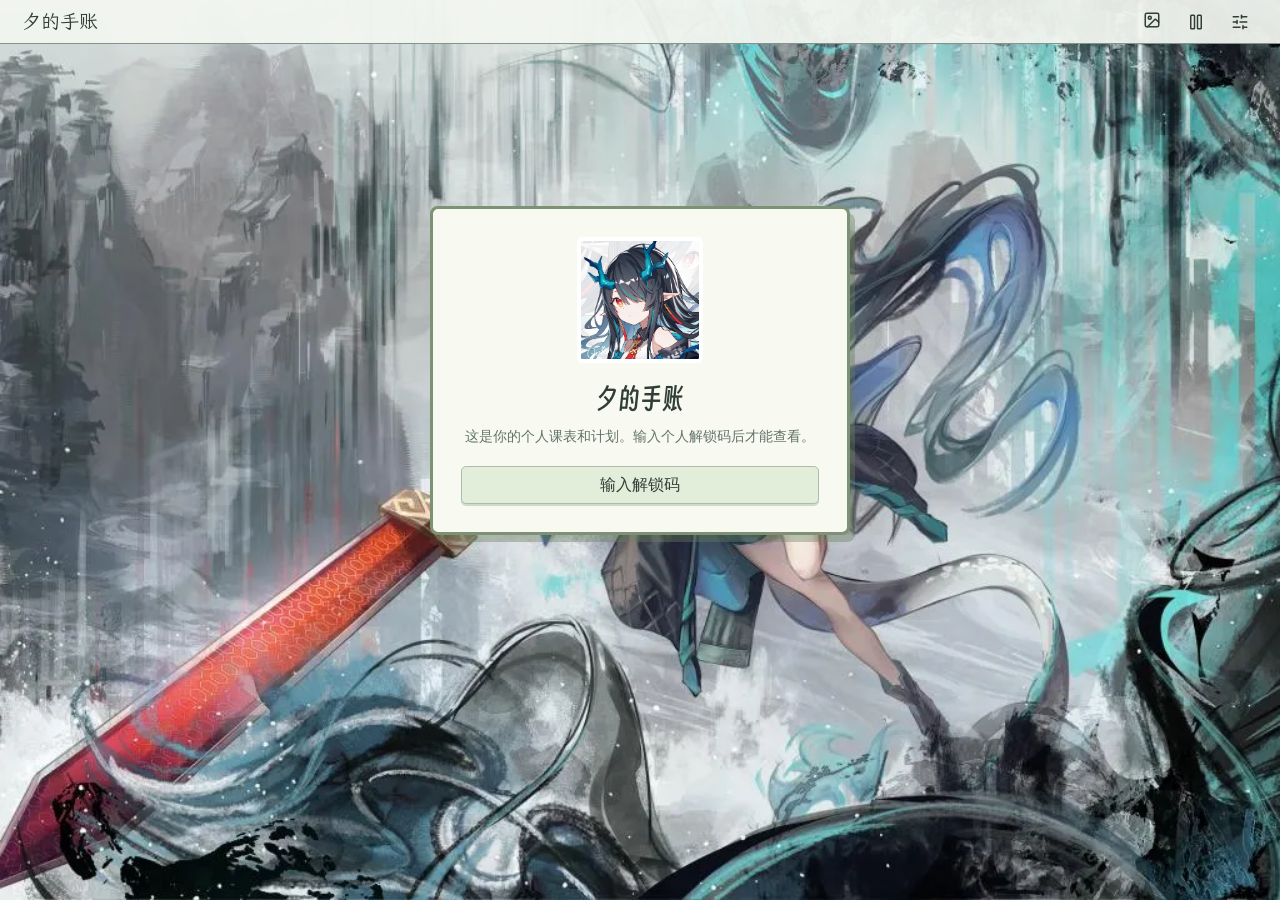
<file: index.html>
<!doctype html>
<html lang="zh-CN">
<head>
  <meta charset="utf-8">
  <meta name="viewport" content="width=device-width, initial-scale=1">
  <meta name="theme-color" content="#e4ebe3">
  <meta name="apple-mobile-web-app-capable" content="yes">
  <meta name="apple-mobile-web-app-status-bar-style" content="black-translucent">
  <meta name="apple-mobile-web-app-title" content="夕的手账">
  <title>夕的手账</title>
  <link rel="icon" type="image/png" href="dusk-pet.png">
  <link rel="apple-touch-icon" href="dusk-pet.png">
  <link rel="manifest" href="manifest.webmanifest">
  <style>
    :root {
      color-scheme: dark;
      --bg: #101214;
      --panel: #1b1d20;
      --panel-2: #24272b;
      --panel-3: #17191c;
      --line: #3a3f46;
      --text: #f4f0e8;
      --muted: #a9afb8;
      --green: #5bc88e;
      --amber: #f1b952;
      --cyan: #57c9c2;
      --red: #ee7676;
      --blue: #7aa7ff;
      --violet: #b59cff;
      --ink: #111315;
      font-family: "Microsoft YaHei UI", "Microsoft YaHei", system-ui, sans-serif;
    }
    * { box-sizing: border-box; }
    body {
      margin: 0;
      min-height: 100vh;
      background:
        radial-gradient(circle at 18% 14%, rgba(87, 201, 194, 0.14), transparent 28%),
        radial-gradient(circle at 88% 22%, rgba(238, 118, 118, 0.1), transparent 30%),
        linear-gradient(135deg, #0e1213 0%, #181916 52%, #0b1012 100%);
      color: var(--text);
      display: grid;
      place-items: center;
      padding: 22px;
      position: relative;
      isolation: isolate;
    }
    .private-gate { display: none; width: min(420px, calc(100vw - 32px)); padding: 28px; border: 1px solid var(--line); background: var(--panel); text-align: center; box-shadow: 0 24px 70px rgba(0,0,0,0.42); }
    .private-gate img { width: 126px; height: 126px; object-fit: cover; margin-bottom: 16px; border: 1px solid rgba(87, 201, 194, 0.35); }
    .private-gate h1 { margin: 0 0 10px; }
    .private-gate p { margin: 0 0 18px; color: var(--muted); line-height: 1.65; font-size: 14px; }
    .private-gate button { width: 100%; }
    body.private-wait .app { display: none; }
    body.private-wait .private-gate { display: block; }
    body::before, body::after {
      content: "";
      position: fixed;
      width: 260px;
      height: 260px;
      border-radius: 48% 52% 46% 54%;
      background: rgba(87, 201, 194, 0.09);
      filter: blur(28px);
      opacity: 0.72;
      z-index: -1;
      animation: ink-drift 9s ease-in-out infinite;
    }
    body::before { left: -80px; bottom: 12%; }
    body::after { right: -70px; top: 9%; width: 220px; height: 220px; background: rgba(238,118,118,0.08); animation-delay: -4s; }
    @keyframes ink-drift { 0%,100% { transform: translate3d(0,0,0) scale(1); } 50% { transform: translate3d(18px,-14px,0) scale(1.08); } }
    h1, h2, h3, p { margin: 0; }
    button, input, select { font: inherit; }
    .app {
      width: min(1500px, calc(100vw - 32px));
      min-height: min(760px, calc(100vh - 44px));
      display: grid;
      grid-template-columns: 280px minmax(0, 1fr);
      background: rgba(27, 29, 32, 0.94);
      border: 1px solid rgba(255,255,255,0.08);
      box-shadow: 0 30px 80px rgba(0,0,0,0.36);
      overflow: hidden;
    }
    aside {
      background: rgba(16, 18, 20, 0.76);
      border-right: 1px solid var(--line);
      padding: 24px;
      display: flex;
      flex-direction: column;
      gap: 18px;
      position: relative;
      overflow: hidden;
    }
    aside::before {
      content: "夕";
      position: absolute;
      right: -30px;
      top: 14px;
      font-size: 148px;
      line-height: 1;
      color: rgba(255,255,255,0.035);
      font-family: SimSun, serif;
      pointer-events: none;
    }
    main { padding: 24px; display: grid; grid-template-rows: auto auto 1fr; gap: 16px; min-width: 0; }
    .pet-wrap { display: grid; place-items: center; gap: 14px; padding-top: 8px; }
    .pet-frame {
      width: 176px;
      height: 176px;
      display: grid;
      place-items: center;
      border: 1px solid rgba(87, 201, 194, 0.28);
      background: linear-gradient(135deg, rgba(255,255,255,0.08), rgba(255,255,255,0.02)), radial-gradient(circle at 50% 45%, rgba(87,201,194,0.16), transparent 70%);
      box-shadow: 0 18px 38px rgba(0,0,0,0.32);
      animation: breathe 3.4s ease-in-out infinite;
      overflow: hidden;
    }
    .pet-img { width: 100%; height: 100%; object-fit: cover; display: block; }
    @keyframes breathe { 0%,100% { transform: translateY(0) scale(1); } 50% { transform: translateY(-5px) scale(1.02); } }
    h1 { font-size: 26px; line-height: 1.2; }
    h2 { font-size: 18px; margin-bottom: 12px; }
    h3 { font-size: 15px; line-height: 1.35; }
    .subtitle { color: var(--muted); line-height: 1.65; font-size: 14px; text-align: center; }
    .card, .quote, .task, .day-button, .course-block, .select-card, .summary-pill, .tab-button {
      border: 1px solid rgba(255,255,255,0.08);
      background: var(--panel-2);
    }
    .card, .quote { padding: 16px; }
    .quote { color: #d8d7ce; line-height: 1.7; font-size: 14px; }
    .voice-row { display: grid; grid-template-columns: 1fr 42px; gap: 8px; }
    .topbar { display: flex; align-items: center; justify-content: space-between; gap: 16px; }
    .today-title { display: grid; gap: 6px; min-width: 0; }
    .today-title span { color: var(--muted); font-size: 14px; line-height: 1.5; }
    .progress { min-width: 210px; display: grid; gap: 8px; }
    .progress-label { display: flex; justify-content: space-between; color: var(--muted); font-size: 13px; }
    .bar { height: 10px; background: #141517; border: 1px solid rgba(255,255,255,0.08); overflow: hidden; }
    .bar span { display: block; width: 0%; height: 100%; background: linear-gradient(90deg, var(--green), var(--cyan)); transition: width 220ms ease; }
    .tabs { width: 100%; min-width: 0; display: grid; grid-template-columns: repeat(5, minmax(0, 1fr)); gap: 8px; }
    .tab-button { min-height: 42px; color: var(--text); cursor: pointer; background: rgba(255,255,255,0.04); }
    .tab-button.active { border-color: rgba(87, 201, 194, 0.78); background: rgba(87, 201, 194, 0.15); }
    .view { display: none; min-height: 0; min-width: 0; }
    .view.active { display: block; }
    .week { display: grid; grid-template-columns: repeat(7, 1fr); gap: 8px; margin-bottom: 16px; }
    .day-button { min-height: 58px; color: var(--text); cursor: pointer; display: grid; place-items: center; gap: 2px; padding: 8px 6px; }
    .day-button strong { font-size: 15px; }
    .day-button small { color: var(--muted); }
    .day-button.active { border-color: rgba(122, 167, 255, 0.84); background: rgba(122, 167, 255, 0.15); }
    .content { display: grid; grid-template-columns: minmax(0, 1fr) 270px; gap: 18px; min-height: 0; }
    .tasks { display: grid; gap: 10px; align-content: start; }
    .task { display: grid; grid-template-columns: 28px 1fr auto; gap: 12px; align-items: center; padding: 14px; min-height: 70px; }
    .task input { width: 20px; height: 20px; accent-color: var(--green); }
    .task-title { display: grid; gap: 5px; min-width: 0; }
    .task-title strong { font-size: 15px; line-height: 1.35; }
    .task-title span { color: var(--muted); font-size: 13px; line-height: 1.4; }
    .tag { white-space: nowrap; padding: 6px 9px; font-size: 12px; color: #141517; background: var(--amber); }
    .tag.hardware { background: #f2b84b; } .tag.software { background: #62c7d9; } .tag.prompt { background: #98d46d; } .tag.video { background: #f08bb4; } .tag.drive { background: #91a8ff; }
    .task.done strong, .task.done span { text-decoration: line-through; color: #777d86; }
    .task.current { border-color: rgba(91, 200, 142, 0.82); background: rgba(91, 200, 142, 0.13); }
    .task.upcoming { border-color: rgba(122, 167, 255, 0.32); }
    .time-state { color: var(--green); font-weight: 700; }
    .sidebar-list { display: grid; gap: 10px; }
    .focus-item { display: grid; grid-template-columns: 10px 1fr; gap: 10px; align-items: start; color: #d9dce2; font-size: 14px; line-height: 1.55; }
    .dot { width: 10px; height: 10px; margin-top: 6px; background: var(--green); }
    .dot.amber { background: var(--amber); } .dot.cyan { background: var(--cyan); } .dot.red { background: var(--red); } .dot.blue { background: var(--blue); } .dot.violet { background: var(--violet); }
    .pet-actions { display: grid; grid-template-columns: 1fr 1fr; gap: 8px; margin-top: 0; }
    .mode, .speak, .reset {
      height: 42px;
      border: 1px solid rgba(255,255,255,0.12);
      background: rgba(255,255,255,0.04);
      color: var(--text);
      cursor: pointer;
    }
    .speak { border-color: rgba(87, 201, 194, 0.35); background: rgba(87, 201, 194, 0.1); }
    .reset { color: var(--muted); }
    .sync-note { margin: -4px 0 0; color: var(--muted); font-size: 12px; line-height: 1.45; text-align: center; }
    dialog { width: min(440px, calc(100vw - 32px)); color: var(--text); background: var(--panel); border: 1px solid var(--line); padding: 0; box-shadow: 0 24px 70px rgba(0,0,0,0.58); }
    dialog::backdrop { background: rgba(0,0,0,0.7); }
    .sync-dialog { padding: 20px; display: grid; gap: 14px; }
    .sync-dialog h2 { margin: 0; }
    .sync-dialog p { color: var(--muted); font-size: 13px; line-height: 1.6; margin: 0; }
    .sync-dialog label { display: grid; gap: 7px; color: var(--muted); font-size: 13px; }
    .sync-dialog input { height: 42px; color: var(--text); background: var(--panel-3); border: 1px solid var(--line); padding: 0 10px; font: inherit; }
    .sync-dialog-actions { display: flex; justify-content: flex-end; gap: 8px; flex-wrap: wrap; }
    .schedule-toolbar { display: flex; align-items: center; justify-content: space-between; gap: 12px; margin-bottom: 12px; flex-wrap: wrap; }
    .schedule-toolbar label { display: flex; align-items: center; gap: 8px; color: var(--muted); font-size: 13px; }
    .schedule-toolbar input { width: 72px; height: 36px; color: var(--text); background: var(--panel-3); border: 1px solid var(--line); padding: 0 10px; }
    .summary { display: flex; gap: 8px; flex-wrap: wrap; }
    .summary-pill { padding: 8px 10px; color: #dce2e8; font-size: 13px; }
    .schedule-scroll { width: 100%; max-width: 100%; min-width: 0; overflow: auto; border: 1px solid rgba(255,255,255,0.08); background: rgba(16,18,20,0.46); }
    .schedule-grid { min-width: 1040px; display: grid; grid-template-columns: 84px repeat(7, minmax(128px, 1fr)); }
    .cell { min-height: 58px; border-right: 1px solid rgba(255,255,255,0.07); border-bottom: 1px solid rgba(255,255,255,0.07); padding: 6px; }
    .head-cell, .time-cell { background: rgba(255,255,255,0.055); color: #dfe4ea; font-weight: 700; text-align: center; }
    .time-cell { display: grid; place-items: center; color: var(--muted); font-size: 12px; line-height: 1.5; }
    .course-block { padding: 6px; display: grid; gap: 3px; font-size: 11px; line-height: 1.28; background: rgba(122,167,255,0.15); border-color: rgba(122,167,255,0.24); }
    .course-block strong { font-size: 12px; color: #f6f1e9; line-height: 1.22; }
    .course-block small { color: var(--muted); font-size: 10px; line-height: 1.25; }
    .course-block.public { background: rgba(87,201,194,0.14); border-color: rgba(87,201,194,0.26); }
    .course-block.placeholder { background: rgba(241,185,82,0.14); border-color: rgba(241,185,82,0.32); }
    .course-block.major { background: rgba(122,167,255,0.15); border-color: rgba(122,167,255,0.25); }
    .course-block.lab { background: rgba(181,156,255,0.14); border-color: rgba(181,156,255,0.26); }
    .select-list { display: grid; gap: 10px; }
    .select-card { padding: 14px; display: grid; grid-template-columns: 1fr auto; gap: 12px; align-items: start; }
    .select-meta { display: grid; gap: 6px; color: var(--muted); font-size: 13px; line-height: 1.5; }
    .status { padding: 6px 10px; font-size: 12px; color: #101214; background: var(--green); white-space: nowrap; }
    .status.bad { background: var(--red); color: #fff; }
    .status.group { background: var(--amber); }
    .conflict { color: #ffc3c3; }
    .tip { color: var(--muted); font-size: 13px; line-height: 1.6; margin-bottom: 12px; }
    .editor-toolbar { display: flex; align-items: center; justify-content: space-between; gap: 12px; margin-bottom: 14px; flex-wrap: wrap; }
    .editor-toolbar p { margin: 0; color: var(--muted); font-size: 13px; line-height: 1.5; }
    .editor-actions { display: flex; gap: 8px; flex-wrap: wrap; }
    .editor-list { display: grid; gap: 10px; }
    .editor-card { border: 1px solid rgba(255,255,255,0.1); background: var(--panel-2); }
    .editor-card summary { cursor: pointer; padding: 13px 14px; font-weight: 700; }
    .editor-card[open] summary { border-bottom: 1px solid rgba(255,255,255,0.08); }
    .editor-fields { display: grid; grid-template-columns: repeat(2, minmax(0, 1fr)); gap: 10px; padding: 14px; }
    .editor-fields label { display: grid; gap: 6px; color: var(--muted); font-size: 12px; }
    .editor-fields label.wide { grid-column: 1 / -1; }
    .editor-fields input, .editor-fields select { width: 100%; height: 38px; color: var(--text); background: var(--panel-3); border: 1px solid var(--line); padding: 0 9px; font: inherit; }
    .task-edit { display: grid; grid-template-columns: minmax(130px, 1fr) 100px minmax(160px, 1.4fr) 96px auto; gap: 8px; align-items: end; }
    .task-edit input, .task-edit select { width: 100%; height: 36px; color: var(--text); background: var(--panel-3); border: 1px solid var(--line); padding: 0 8px; font: inherit; }
    .delete-button { height: 36px; padding: 0 10px; border: 1px solid rgba(238,118,118,0.42); color: #ffc3c3; background: rgba(238,118,118,0.08); cursor: pointer; }
    .save-state { color: var(--amber); font-size: 12px; }
    .english-head { display: flex; justify-content: space-between; gap: 12px; align-items: start; margin-bottom: 14px; flex-wrap: wrap; }
    .english-head p { color: var(--muted); font-size: 13px; line-height: 1.55; }
    .review-guide { display: flex; flex-wrap: wrap; gap: 8px; margin-bottom: 14px; }
    .review-guide span { border: 1px solid rgba(87,201,194,.28); color: #caeee9; padding: 6px 9px; font-size: 12px; background: rgba(87,201,194,.08); }
    .word-list { display: grid; grid-template-columns: repeat(2, minmax(0, 1fr)); gap: 10px; }
    .word-card { border: 1px solid rgba(255,255,255,.09); background: var(--panel-2); padding: 13px; display: grid; gap: 6px; }
    .word-title { display: flex; align-items: center; justify-content: space-between; gap: 8px; }
    .word-card strong { font-size: 18px; color: #f7e7b6; }
    .word-lookup { min-width: 0; }
    .word-lookup summary { color: #f7e7b6; cursor: pointer; font-size: 18px; font-weight: 800; list-style: none; width: fit-content; }
    .word-lookup summary::-webkit-details-marker { display: none; }
    .word-lookup summary::after { content: "查"; display: inline-grid; place-items: center; width: 22px; height: 22px; margin-left: 7px; vertical-align: 2px; border: 1px solid rgba(247,231,182,.35); color: #f7e7b6; font-size: 11px; font-weight: 700; }
    .word-lookup summary:hover, .word-lookup[open] summary { color: #fff3cc; }
    .lookup-actions { display: flex; flex-wrap: wrap; gap: 6px; margin-top: 9px; padding: 8px; border: 1px solid rgba(87,201,194,.22); background: rgba(87,201,194,.06); }
    .lookup-actions a, .lookup-actions button { min-height: 30px; padding: 0 8px; border: 1px solid rgba(87,201,194,.34); background: var(--panel-3); color: #d8fffb; font: inherit; font-size: 12px; line-height: 28px; text-decoration: none; cursor: pointer; }
    .lookup-actions button.copied { border-color: rgba(98,214,147,.65); color: #d3ffe4; }
    .word-card span { color: var(--muted); font-size: 13px; }
    .word-card .phonetic { color: #caeee9; font-size: 13px; }
    .word-card .example { color: #d9dce2; font-size: 13px; line-height: 1.5; padding-top: 3px; border-top: 1px solid rgba(255,255,255,.07); }
    .sound-button { min-width: 36px; height: 32px; padding: 0 8px; border: 1px solid rgba(87,201,194,.38); background: rgba(87,201,194,.1); color: #d8fffb; cursor: pointer; font-weight: 700; }
    .sound-button[disabled] { opacity: .62; cursor: wait; }
    .word-actions { display: flex; gap: 8px; margin-top: 4px; }
    .word-actions button { min-height: 32px; padding: 0 9px; border: 1px solid rgba(255,255,255,.14); background: var(--panel-3); color: var(--text); cursor: pointer; }
    .word-actions .forgot { border-color: rgba(238,118,118,.5); color: #ffc5c5; }
    .word-status { color: #caeee9; border: 1px solid rgba(87,201,194,.28); background: rgba(87,201,194,.08); padding: 8px 9px; font-size: 13px; width: fit-content; }
    .word-status.forgot { color: #ffc5c5; border-color: rgba(238,118,118,.45); background: rgba(238,118,118,.08); }
    .completion-quote { margin-top: 14px; padding: 14px; border: 1px solid rgba(247,231,182,.22); background: rgba(247,231,182,.06); display: grid; gap: 7px; }
    .completion-quote strong { color: #f7e7b6; font-size: 15px; line-height: 1.5; }
    .completion-quote span { color: var(--muted); font-size: 13px; line-height: 1.55; }
    .quiz { margin-top: 16px; padding: 16px; border: 1px solid rgba(255,255,255,.08); background: var(--panel-2); display: grid; gap: 12px; }
    .quiz-options { display: grid; grid-template-columns: repeat(2, minmax(0, 1fr)); gap: 8px; }
    .quiz-options button { min-height: 42px; color: var(--text); background: var(--panel-3); border: 1px solid var(--line); cursor: pointer; text-align: left; padding: 9px; }
    .quiz-result { min-height: 20px; color: var(--muted); font-size: 13px; }
    @media (max-width: 900px) {
      body { padding: 12px; }
      .app { grid-template-columns: 1fr; }
      aside { border-right: 0; border-bottom: 1px solid var(--line); }
      .content { grid-template-columns: 1fr; }
      .week { grid-template-columns: repeat(4, 1fr); }
      .editor-fields { grid-template-columns: 1fr; }
      .editor-fields label.wide { grid-column: auto; }
      .task-edit { grid-template-columns: 1fr 90px; }
      .task-edit input:nth-child(3), .task-edit input:nth-child(4) { grid-column: 1 / -1; }
      .topbar { align-items: stretch; flex-direction: column; }
      .progress { min-width: 0; }
      .word-list, .quiz-options { grid-template-columns: 1fr; }
    }
    body.pet-mode { min-height: 100vh; place-items: start end; padding: 16px; overflow: hidden; }
    body.pet-mode .app { width: min(455px, calc(100vw - 32px)); min-height: 0; max-height: calc(100vh - 32px); grid-template-columns: 1fr; border-radius: 18px; overflow: auto; scrollbar-width: thin; }
    body.pet-mode aside { border-right: 0; border-bottom: 1px solid var(--line); padding: 14px; gap: 12px; }
    body.pet-mode .pet-wrap { grid-template-columns: 96px 1fr; place-items: center stretch; text-align: left; padding-top: 0; }
    body.pet-mode .pet-frame { width: 96px; height: 96px; border-radius: 16px; }
    body.pet-mode h1 { font-size: 20px; }
    body.pet-mode .subtitle { text-align: left; font-size: 12px; line-height: 1.5; }
    body.pet-mode .card.month-goal { display: none; }
    body.pet-mode .voice-row { grid-template-columns: 1fr 40px; }
    body.pet-mode .quote { padding: 12px; font-size: 13px; }
    body.pet-mode main { padding: 14px; gap: 12px; }
    body.pet-mode .topbar { align-items: stretch; flex-direction: column; gap: 10px; }
    body.pet-mode .today-title h1 { font-size: 18px; }
    body.pet-mode .today-title span { font-size: 12px; }
    body.pet-mode .tabs { grid-template-columns: repeat(5, 1fr); gap: 6px; }
    body.pet-mode .tab-button { min-height: 36px; font-size: 12px; }
    body.pet-mode .progress { min-width: 0; }
    body.pet-mode .week { grid-template-columns: repeat(4, 1fr); gap: 6px; }
    body.pet-mode .day-button { min-height: 42px; padding: 6px 4px; }
    body.pet-mode .day-button strong { font-size: 12px; }
    body.pet-mode .day-button small { font-size: 10px; }
    body.pet-mode .content { grid-template-columns: 1fr; }
    body.pet-mode .content h2 { display: none; }
    body.pet-mode .task { grid-template-columns: 24px 1fr; position: relative; min-height: 68px; padding: 12px 12px 34px; }
    body.pet-mode .task input { width: 18px; height: 18px; }
    body.pet-mode .task-title strong { font-size: 14px; }
    body.pet-mode .task-title span { font-size: 12px; }
    body.pet-mode .tag { position: absolute; right: 10px; bottom: 8px; padding: 4px 8px; font-size: 11px; }
    body.pet-mode .schedule-grid { min-width: 720px; grid-template-columns: 78px repeat(7, 92px); }
    body.pet-mode .cell { min-height: 70px; padding: 6px; }
    body.pet-mode .course-block { padding: 6px; font-size: 11px; }
    body.pet-mode .select-card { grid-template-columns: 1fr; }
    body.pet-mode .mode, body.pet-mode .speak, body.pet-mode .reset { height: 36px; font-size: 12px; }
    .utility-actions { display:flex; flex-wrap:wrap; align-items:center; gap:8px; margin-bottom:12px; }
    .utility-button { display:inline-flex; align-items:center; justify-content:center; gap:7px; min-height:42px; }
    .utility-button svg, .task-edit-button svg { width:18px; height:18px; }
    .task-edit-button { align-self:center; min-width:40px; min-height:40px; padding:8px; }
    .task.task-editable { grid-template-columns:24px minmax(0,1fr) auto 40px; gap:8px; }
    .task-title strong { overflow-wrap:anywhere; }
    body.pet-mode .task.task-editable { grid-template-columns:24px minmax(0,1fr) 40px; }
    .quick-dialog { width:min(520px,calc(100vw - 24px)); max-height:90dvh; overflow:auto; padding:0; }
    .quick-dialog header { display:flex; align-items:center; justify-content:space-between; padding:16px; border-bottom:1px solid var(--line); gap:12px; }
    .quick-dialog header h2 { font-size:20px; }
    .quick-form { display:grid; gap:14px; padding:16px; }
    .quick-form label { display:grid; gap:6px; font-size:13px; color:var(--muted); min-width:0; }
    .quick-form input, .quick-form select { background:var(--panel-3); color:var(--text); border:1px solid var(--line); min-width:0; width:100%; min-height:44px; padding:9px; font-size:16px; }
    .quick-form .field-pair { display:grid; grid-template-columns:1fr 1fr; gap:10px; }
    .quick-form .time-field { display:grid;gap:6px;min-width:0;font-size:13px;color:var(--muted); }
    .quick-form .time-choice { display:grid;grid-template-columns:minmax(0,1fr) auto minmax(0,1fr) 36px;align-items:center;gap:4px; }
    .quick-form .time-choice select { min-width:0;padding:8px 3px;text-align:center; }
    .quick-form .time-choice button { width:36px;min-height:44px;padding:0;display:grid;place-items:center; }
    .quick-form .time-source { display:none; }
    .quick-form .form-error { color:var(--red); min-height:18px; font-size:13px; }
    .quick-form .form-footer { display:flex; justify-content:flex-end; flex-wrap:wrap; gap:8px; }
    .quick-form p { line-height:1.6; overflow-wrap:anywhere; }
    .quick-form .dictionary-term { font-size:26px; font-weight:700; color:var(--amber); }
    .dictionary-links { display:flex; flex-wrap:wrap; gap:8px; }
    .dictionary-links a { padding:10px; border:1px solid var(--line); color:var(--cyan); }
    .word-detail-button { font-size:20px; font-weight:700; background:none; border:0; color:var(--amber); text-align:left; padding:0; }
    .action-toast { position:fixed; bottom:max(20px,env(safe-area-inset-bottom)); left:50%; transform:translateX(-50%); z-index:30; display:flex; align-items:center; gap:12px; padding:12px 16px; border:1px solid var(--line); background:var(--panel-2); max-width:calc(100vw - 24px); box-shadow:0 8px 24px #0006; font-size:13px; }
    .action-toast[hidden] { display:none; }
    .action-toast button { color:var(--cyan); white-space:nowrap; }
    .course-block[data-course-edit] { cursor:pointer; }
    button:active { transform:translateY(1px); }
    @media(max-width:600px) { .utility-actions { gap:6px; } .quick-dialog { margin:auto; } }
  </style>
  <link rel="preload" as="image" href="assets/dusk-pet.webp" fetchpriority="high">
  <link rel="stylesheet" href="atelier.css?v=27">
  <link rel="stylesheet" href="word-training.css?v=6">
  <link rel="stylesheet" href="daily-flow.css?v=1">
  <link rel="stylesheet" href="study-shell.css?v=3">

</head>
<body>
  <section class="private-gate" id="privateGate" aria-labelledby="privateGateTitle">
    <img src="assets/dusk-pet.webp" fetchpriority="high" width="658" height="658" alt="夕式桌宠">
    <h1 id="privateGateTitle">夕的手账</h1>
    <p id="privateGateText">这是你的个人课表和计划。输入个人解锁码后才能查看。</p>
    <button class="speak" id="privateGateLogin" type="button">输入解锁码</button>
    <button class="mode" id="retryCloudBtn" type="button" hidden>重新连接</button>
  </section>
  <div class="app">
    <aside>
      <div class="pet-wrap">
        <div class="pet-frame" aria-label="夕式学习桌宠">
          <img class="pet-img" src="assets/dusk-pet.webp" width="658" height="658" alt="夕式桌宠立绘">
        </div>
        <div>
          <h1>夕的手账</h1>
          <p class="subtitle">你的个人课程表、学习计划与轻量陪伴。</p>
        </div>
      </div>
      <div class="card month-goal">
        <h2>近期重点</h2>
        <div class="sidebar-list">
          <div class="focus-item"><span class="dot amber"></span><span>先打开一项最重要的学习任务，再开始今天的节奏。</span></div>
          <div class="focus-item"><span class="dot cyan"></span><span>课后当天轻复盘，把不会的地方留下可处理的线索。</span></div>
          <div class="focus-item"><span class="dot"></span><span>安排学习、休息与生活，不把桌宠变成压力来源。</span></div>
        </div>
      </div>
      <div class="voice-row">
        <p class="quote" id="petLine">登录后，夕会带你回到自己的课表和计划。</p>
        <button class="speak" id="speakBtn" type="button" title="朗读桌宠台词">声</button>
      </div>
      <div class="pet-actions">
        <button class="mode" id="modeBtn" type="button">切到小窗</button>
        <button class="reset" id="resetBtn" type="button">清空</button>
        <button class="mode" id="syncBtn" type="button">云同步</button>
      </div>
      <p class="sync-note" id="syncStatus">云同步：尚未连接</p>
    </aside>
    <main>
      <section class="topbar">
        <div class="today-title">
          <h1 id="mainHeading">光电学习课表</h1>
          <span id="mainSub">按周查看上课安排，并在计划页执行每个时间段的学习计划。</span>
        </div>
        <div class="progress" id="taskProgress" style="display:none">
          <div class="progress-label"><span>今日完成度</span><span id="progressText">0/0</span></div>
          <div class="bar"><span id="progressBar"></span></div>
        </div>
      </section>
      <nav class="tabs" aria-label="桌宠面板">
        <button class="tab-button" type="button" data-view="homeView">今天</button>
        <button class="tab-button" type="button" data-view="tasksView">计划</button>
        <button class="tab-button active" type="button" data-view="scheduleView">课表</button>
        <button class="tab-button" type="button" data-view="selectView">策略</button>
        <button class="tab-button" type="button" data-view="englishView">英语</button>
        <button class="tab-button" type="button" data-view="editView">编辑</button>
      </nav>
      <section class="view" id="homeView"></section>
      <section class="view" id="tasksView">
        <nav class="week" id="weekNav" aria-label="一周计划"></nav>
        <section class="content">
          <div>
            <div class="utility-actions"><h2>计划清单</h2><button class="mode utility-button" id="planTodayBtn" type="button"><i data-lucide="calendar-days"></i>回到今天</button><button class="mode utility-button" id="quickAddTask" type="button"><i data-lucide="calendar-plus"></i>加日程</button></div>
            <div class="tasks" id="tasks"></div>
          </div>
          <div class="card">
            <h2>执行规则</h2>
            <div class="sidebar-list">
              <div class="focus-item"><span class="dot amber"></span><span>开计划前先定产出，别只写“学习一下”。</span></div>
              <div class="focus-item"><span class="dot cyan"></span><span>上课当天必须复盘，超过24小时再补会明显变难。</span></div>
              <div class="focus-item"><span class="dot"></span><span>13:00固定午睡；周日留给社团和休息，不安排专业课硬任务。</span></div>
            </div>
          </div>
        </section>
      </section>
      <section class="view active" id="scheduleView">
        <div class="schedule-toolbar">
          <label>查看第 <input id="weekInput" type="number" min="1" max="20" value="1"> 周</label>
          <button class="mode utility-button" id="scheduleTodayBtn" type="button"><i data-lucide="calendar-days"></i>回到本周</button>
          <div class="summary" id="scheduleSummary"></div>
        </div>
        <div class="schedule-scroll"><div class="schedule-grid" id="scheduleGrid"></div></div>
      </section>
      <section class="view" id="selectView">
        <p class="tip">策略：登录后会从你的个人云端加载当前课表与学习安排。</p>
        <div class="select-list" id="selectList"></div>
      </section>
      <section class="view" id="englishView">
        <div class="english-head"><div><h2 id="englishTitle">六级词汇</h2><p id="englishTheme"></p></div><button class="mode" id="exportWordsBtn" type="button">导出今日单词</button></div>
        <div class="utility-actions"><button class="mode utility-button" id="englishRewindBtn" type="button"><i data-lucide="history"></i>补学 / 回档</button></div>
        <div class="review-guide"><span>每日凌晨4点更新</span><span>第1天复习</span><span>第3天复习</span><span>第7天复习</span><span>第14天复习</span><span>第30天复习</span><span id="reviewCount">今日待复习 0</span></div>
        <h3>今日 10 个新词</h3><div class="word-list" id="newWords"></div>
        <h3 style="margin-top:16px">今日复习</h3><div class="word-list" id="reviewWords"></div>
        <section class="quiz"><h3>快速小测</h3><p id="quizPrompt"></p><div class="quiz-options" id="quizOptions"></div><p class="quiz-result" id="quizResult"></p></section>
      </section>
      <section class="view" id="editView">
        <div class="editor-toolbar">
          <p>在电脑上修改课程和计划。完成后点击保存，手机会在下次同步时更新。</p>
          <div class="editor-actions">
            <span class="save-state" id="editorState">未修改</span>
            <button class="mode" id="addCourseBtn" type="button">添加课程</button>
            <button class="mode utility-button" id="editorAddTask" type="button"><i data-lucide="calendar-plus"></i>加日程</button>
            <button class="mode" id="discardDraftBtn" type="button" hidden>撤销未保存修改</button>
            <button class="speak" id="saveCloudBtn" type="button">保存到云端</button>
          </div>
        </div>
        <div class="editor-list" id="courseEditor"></div>
        <h2>一周计划</h2>
        <div class="editor-list" id="planEditor"></div>
        <h2>日期日程</h2><div class="editor-list" id="appointmentEditor"></div>
      </section>
    </main>
  </div>
  <dialog id="syncDialog" aria-labelledby="syncTitle">
    <form class="sync-dialog" method="dialog">
      <h2 id="syncTitle">云同步</h2>
      <small id="appRevision">版本 2026.10.26.1 · 自用版</small>
      <p id="syncDialogText">在这台设备输入一次个人解锁码。之后课表、计划和完成记录会自动同步。</p>
      <label id="syncEmailLabel">个人解锁码
        <input id="syncEmail" type="password" autocomplete="current-password" placeholder="输入解锁码">
      </label>
      <div class="sync-dialog-actions">
        <button class="reset" id="syncCloseBtn" type="button">关闭</button>
        <button class="mode" id="syncNowBtn" type="button">立即同步</button>
        <button class="speak" id="syncLoginBtn" type="button">解锁并同步</button>
      </div>
    </form>
  </dialog>
  <script id="app-target">window.PET_APP={"edition":"personal","version":"2026.10.26.1","shareURL":"https://kkkyl666-sys.github.io/dusk-handbook/"};</script>
<script src="sync-config.js"></script>
  <script src="cet6-35.js"></script>
  <script id="study-plan-runtime">
// Word IDs remain canonical; daily assignments depend on quota history, not IDs.
(() => {
  let pool;
  const all=()=>pool||(pool=englishLessons.flatMap((l,day)=>wordsFromLesson(l,day)));
  function valid(p){return !!p&&p.version===1&&Array.isArray(p.changes)&&p.changes.length<=1000&&p.changes.every((x,i)=>Number.isInteger(x.day)&&x.day>=0&&x.day<=10000&&Number.isInteger(x.count)&&x.count>=5&&x.count<=100&&x.count%5===0&&(!i||x.day>p.changes[i-1].day))&&p.changes[0]?.day===0&&p.overrides&&typeof p.overrides==='object'&&!Array.isArray(p.overrides)&&Object.entries(p.overrides).every(([d,n])=>/^\d+$/.test(d)&&Number(d)<=10000&&Number.isInteger(n)&&n>=1&&n<=100)&&(!p.legacyGap||(p.legacyGap.start===35&&Number.isInteger(p.legacyGap.end)&&p.legacyGap.end>35&&p.legacyGap.end<=10000));}
  function plan(){if(!valid(englishProgress.learningPlanV1)){const day=englishDayIndex(),old=Object.keys({...englishProgress.remembered,...englishProgress.forgotten}).some(id=>Number(id.split('-')[0])<35);englishProgress.learningPlanV1={version:1,changes:[{day:0,count:10}],overrides:{},...(day>35&&day<=10000&&old?{legacyGap:{start:35,end:day}}:{})};}return englishProgress.learningPlanV1;}
  function quota(day=englishDayIndex()){const changes=plan().changes;return changes.filter(x=>x.day<=day).at(-1)?.count||10;}
  function range(day){const p=plan(),countFor=d=>p.legacyGap&&d>=p.legacyGap.start&&d<p.legacyGap.end?0:p.overrides[d]||quota(d);let start=0;for(let d=0;d<day;d++){start+=countFor(d);if(start>=all().length)return {start:all().length,count:0};}return {start,count:Math.max(0,Math.min(countFor(day),all().length-start))};}
  function lesson(day=englishDayIndex()){const r=range(day),words=all().slice(r.start,r.start+r.count),source=englishLessons[Math.floor(r.start/10)];return {index:day,title:words.length?(source?.title||'六级核心词汇'):'本轮新词已完成',scene:source?.scene||'',words};}
  function totalDays(){let day=0;while(day<10000&&range(day).start<all().length)day++;return day;}
  function setCount(count){if(!Number.isInteger(count)||count<5||count>100||count%5)throw Error('每日词数须为5至100之间的5的倍数');const day=englishDayIndex(),old=lesson(),p=plan();let retained=0;old.words.forEach((w,i)=>{if(wordHandled(w)||englishProgress.trainingV1?.feedback?.id===w.id)retained=Math.max(retained,i+1);});p.changes=p.changes.filter(x=>x.day<day);p.changes.push({day,count});if(p.changes[0].day!==0)p.changes.unshift({day:0,count:10});for(const key of Object.keys(p.overrides))if(Number(key)>=day)delete p.overrides[key];if(retained>count)p.overrides[day]=retained;return {requested:count,today:lesson().words.length,retained};}
  function review(){const day=englishDayIndex(),found=new Map(),today=new Set(lesson(day).words.map(w=>w.id));for(let d=Math.max(0,day-30);d<day;d++)if([1,3,7,14,30].includes(day-d))lesson(d).words.forEach(w=>found.set(w.id,{...w,day:d}));for(const w of all())if(!today.has(w.id)&&(englishProgress.forgotten?.[w.id]===day-1||wordHandled(w)))found.set(w.id,w);return [...found.values()];}
  function lookup(id){return all().find(w=>w.id===id);}
  function encouragement(index){
    const leads=[['Take the next small step.','走好眼前的一小步。'],['Let this word become familiar.','让这个词慢慢变得熟悉。'],['Give your attention to one thing.','先把注意力放在一件事上。'],['Read one sentence with care.','认真读好一个句子。'],['Leave room for steady progress.','给稳定的进步留一点空间。'],['Return to the words that challenge you.','再见一见那些难住你的词。'],['Trust the work you repeat.','相信你一次次做下的功课。'],['Notice what you understand today.','留意今天已经读懂的东西。'],['Choose patience over haste.','选一点耐心，不必急着赶路。'],['Make a little space for learning.','给学习留一小块地方。']];
    const ends=[['Small efforts matter.','小小的努力也算数。'],['Practice makes the next attempt easier.','练习会让下一次尝试更轻松。'],['Understanding grows through use.','理解会在使用中生长。'],['A mistake can show you where to look.','错误能告诉你该往哪里看。'],['You can begin again without starting over.','再出发，不等于从头失去一切。'],['Quiet progress is still progress.','安静的进步，也是进步。'],['Rest can be part of a good routine.','休息也能成为好习惯的一部分。'],['Your pace does not need to match anyone else.','你的步调不必和别人相同。'],['A clear example can open a new connection.','一个清楚的例子能牵出新的联系。'],['Remembering takes more than one meeting.','记住，往往需要不止一次见面。'],['What you practise becomes more available to you.','练过的东西，会更容易被你用起来。'],['One useful phrase can carry a whole idea.','一个有用的短语，就能承载一个想法。'],['Good habits can start very small.','好习惯可以从很小的地方开始。'],['The next page does not erase this one.','翻到下一页，不会抹去这一页。'],['You have already learned something worth keeping.','你已经学到了值得留下的东西。'],['Curiosity gives effort a direction.','好奇心会给努力一个方向。'],['A steady return is more useful than a perfect start.','稳定地回来，比完美地开始更有用。'],['Learning leaves traces even when progress feels slow.','即使觉得进步很慢，学习也留下了痕迹。'],['Your work belongs to you, even when it is unseen.','即使无人看见，做下的功课也属于你。'],['Tomorrow can build on what you do now.','明天可以接着此刻的努力向前。']];
    const a=leads[index%leads.length],b=ends[Math.floor(index/leads.length)%ends.length];return [a[0]+' '+b[0],a[1]+b[1]];
  }
  window.StudyPlan={all,plan,valid,quota,range,lesson,totalDays,setCount,review,lookup,encouragement};
})();

</script>
  <script>
    const isDemo = window.PET_DEMO === true;
    function appStorageKey(key) { return isDemo ? `dusk-demo-v1:${key}` : key; }
    const demoInitialData = isDemo ? window.createDemoData("blank") : null;
    const dayNames = ["星期一", "星期二", "星期三", "星期四", "星期五", "星期六", "星期日"];
    const periods = [
      [1, "08:00-08:45"], [2, "08:55-09:40"], [3, "10:10-10:55"], [4, "11:05-11:50"],
      [5, "14:20-15:05"], [6, "15:15-16:00"], [7, "16:30-17:15"], [8, "17:25-18:10"],
      [9, "19:00-19:45"], [10, "19:55-20:40"], [11, "20:50-21:35"]
    ];
    const periodGroups = [
      { label: "第1-2节", periods: [1,2], time: "08:00-09:40" },
      { label: "第3-4节", periods: [3,4], time: "10:10-11:50" },
      { label: "第5-6节", periods: [5,6], time: "14:20-16:00" },
      { label: "第7-8节", periods: [7,8], time: "16:30-18:10" },
      { label: "第9-10节", periods: [9,10], time: "19:00-20:40" },
      { label: "第11节", periods: [11], time: "20:50-21:35" }
    ];
    let selectedCourses = demoInitialData?.selectedCourses || [];
    const pendingCourses = [];
    const marxOptions = [];
    let days = demoInitialData?.days || [];
    const fallbackEnglishLessons = [
      ["校园与学习", "在课堂、图书馆和实验室里建立学习节奏。", "allocate|分配,comprehend|理解,concentrate|专注,derive|推导,facilitate|促进,formulate|阐述,illustrate|说明,interpret|解释,perceive|察觉,retain|记住"],
      ["表达观点", "用英语描述想法、证据与结论。", "advocate|提倡,assert|断言,clarify|澄清,contradict|反驳,emphasize|强调,justify|证明合理,maintain|坚持主张,outline|概述,postulate|假定,refute|驳斥"],
      ["合作与项目", "把任务推进、协作和反馈说清楚。", "collaborate|协作,coordinate|协调,delegate|委派,implement|实施,integrate|整合,negotiate|协商,participate|参与,prioritize|优先处理,resolve|解决,supervise|监督"],
      ["变化与结果", "描述事情如何发生、发展和产生影响。", "accelerate|加速,alter|改变,anticipate|预期,consequently|因此,deteriorate|恶化,eliminate|消除,enhance|提升,fluctuate|波动,inevitably|不可避免地,transform|转变"],
      ["科技与研究", "阅读科技文章和研究报告时常见的词。", "algorithm|算法,compile|编译,conventional|传统的,device|设备,empirical|实证的,innovative|创新的,monitor|监测,precise|精确的,simulate|模拟,validate|验证"],
      ["社会与环境", "谈论城市、资源与公共议题。", "advocate|倡导,conserve|节约保护,consumption|消耗,contaminate|污染,demographic|人口统计的,distribute|分配,legislation|立法,municipal|市政的,scarce|稀缺的,sustainable|可持续的"],
      ["沟通与情绪", "在对话中表达态度、关系与感受。", "appreciate|欣赏感激,confront|面对,convince|说服,cooperate|合作,frustrate|使受挫,hesitate|犹豫,indifferent|冷漠的,mutual|相互的,reluctant|不情愿的,sincere|真诚的"]
    ];
    const englishLessons = window.CET6_35 || fallbackEnglishLessons;
    const wordParts = {
      allocate: "v.", comprehend: "v.", concentrate: "v.", derive: "v.", facilitate: "v.", formulate: "v.", illustrate: "v.", interpret: "v.", perceive: "v.", retain: "v.",
      advocate: "v.", assert: "v.", clarify: "v.", contradict: "v.", emphasize: "v.", justify: "v.", maintain: "v.", outline: "v.", postulate: "v.", refute: "v.",
      collaborate: "v.", coordinate: "v.", delegate: "v.", implement: "v.", integrate: "v.", negotiate: "v.", participate: "v.", prioritize: "v.", resolve: "v.", supervise: "v.",
      accelerate: "v.", alter: "v.", anticipate: "v.", consequently: "adv.", deteriorate: "v.", eliminate: "v.", enhance: "v.", fluctuate: "v.", inevitably: "adv.", transform: "v.",
      algorithm: "n.", compile: "v.", conventional: "adj.", device: "n.", empirical: "adj.", innovative: "adj.", monitor: "v.", precise: "adj.", simulate: "v.", validate: "v.",
      conserve: "v.", consumption: "n.", contaminate: "v.", demographic: "adj.", distribute: "v.", legislation: "n.", municipal: "adj.", scarce: "adj.", sustainable: "adj.",
      appreciate: "v.", confront: "v.", convince: "v.", cooperate: "v.", frustrate: "v.", hesitate: "v.", indifferent: "adj.", mutual: "adj.", reluctant: "adj.", sincere: "adj."
    };
    const englishStateKey = appStorageKey("dusk-study-pet-english-v1");
    const englishStartKey = appStorageKey("dusk-study-pet-english-start-v1");
    const pronunciationCache = new Map();
    let englishProgress = JSON.parse(localStorage.getItem(englishStateKey) || "{}") || {};
    let englishStart = localStorage.getItem(englishStartKey);
    if (!englishStart) { const start=englishStudyDate(); englishStart = isDemo ? `${start.getFullYear()}-${String(start.getMonth()+1).padStart(2,'0')}-${String(start.getDate()).padStart(2,'0')}` : new Date().toISOString().slice(0, 10); localStorage.setItem(englishStartKey, englishStart); }
    const tagClass = { "上课": "drive", "信号": "hardware", "复变": "software", "数电": "prompt", "量子": "video", "程序": "software", "实验": "hardware", "公共": "drive", "规划": "prompt", "恢复": "video", "社团": "drive", "学习": "software", "英语": "video" };
    const stateKey = appStorageKey("summer-study-pet-v2");
    const modeKey = appStorageKey("summer-study-pet-mode-v2");
    const stateUpdatedAtKey = appStorageKey("summer-study-pet-state-updated-at-v1");
    let today = new Date();
    // 第 1 周从 2026 年 9 月 7 日（星期一）开始。
    const semesterStart = new Date(2026, 8, 7);
    if (isDemo && window.PET_SHARE_CALENDAR) semesterStart.setTime(new Date(window.PET_SHARE_CALENDAR + "T00:00:00").getTime());
    function teachingWeek(date) {
      const elapsedDays = (Date.UTC(date.getFullYear(), date.getMonth(), date.getDate()) - Date.UTC(semesterStart.getFullYear(), semesterStart.getMonth(), semesterStart.getDate())) / 86400000;
      return Math.min(20, Math.max(1, Math.floor(elapsedDays / 7) + 1));
    }
    let currentWeek = teachingWeek(today);
    let todayIndex = (today.getDay() + 6) % 7;
    let activeDay = Math.max(0, todayIndex);
    let checked = JSON.parse(localStorage.getItem(stateKey) || "{}");
    let stateUpdatedAt = Number(localStorage.getItem(stateUpdatedAtKey) || 0);
    if (localStorage.getItem(modeKey) === "pet") document.body.classList.add("pet-mode");
    function course(code, name, type, weeks, day, periods, room, teacher) { return { code, name, type, weeks, day, periods, room, teacher }; }
    function pending(code, name, category, weeks, day, periods, room, teacher, note, extra = []) { return { code, name, category, weeks, day, periods, room, teacher, note, extra }; }
    function weekText(ranges) { return ranges.map(([a,b]) => a === b ? `第${a}周` : `${a}-${b}周`).join("、"); }
    function periodText(list) { return list.length === 1 ? `第${list[0]}节` : `第${list[0]}-${list[list.length - 1]}节`; }
    function rangesOverlap(aRanges, bRanges) { return aRanges.some(([a,b]) => bRanges.some(([c,d]) => Math.max(a,c) <= Math.min(b,d))); }
    function periodsOverlap(a, b) { return a.some(x => b.includes(x)); }
    function conflictWithSelected(item) {
      const allParts = [item, ...item.extra];
      const hits = [];
      allParts.forEach(part => selectedCourses.forEach(sel => {
        if (part.day === sel.day && rangesOverlap(part.weeks, sel.weeks) && periodsOverlap(part.periods, sel.periods)) hits.push(sel);
      }));
      return hits;
    }
    const weekNav = document.querySelector("#weekNav");
    const tasksEl = document.querySelector("#tasks");
    const mainHeading = document.querySelector("#mainHeading");
    const mainSub = document.querySelector("#mainSub");
    const petLine = document.querySelector("#petLine");
    const progressText = document.querySelector("#progressText");
    const progressBar = document.querySelector("#progressBar");
    const weekInput = document.querySelector("#weekInput");
    weekInput.value = currentWeek;
    function taskId(dayIndex, taskIndex) { return `${dayIndex}-${taskIndex}`; }
    function localDateStart(isoDate) { const [year, month, day] = isoDate.split("-").map(Number); return new Date(year, month - 1, day); }
    function englishStudyDate(now = new Date()) {
      const studyDate = new Date(now);
      if (studyDate.getHours() < 4) studyDate.setDate(studyDate.getDate() - 1);
      studyDate.setHours(0, 0, 0, 0);
      return studyDate;
    }
    function englishDayIndex(now = new Date()) { return Math.max(0, Math.floor((englishStudyDate(now) - localDateStart(englishStart)) / 86400000)); }
    function wordsFromLesson(lesson, day) { if (lesson.words) return lesson.words.map(item => ({ ...item, id: item.id || `${day}-${item.word}` })); return lesson[2].split(",").map(pair => { const [word, meaning] = pair.split("|"); return { word, pos: wordParts[word] || "n.", meaning, id: `${day}-${word}` }; }); }
    function lessonForToday() { return StudyPlan.lesson(); }
    function exampleForWord(word) {
      if (word.example) return word.example;
      if (word.pos.startsWith("v")) return `Try to use "${word.word}" in your own sentence.`;
      if (word.pos.startsWith("adj")) return `The word "${word.word}" describes a quality or state.`;
      if (word.pos.startsWith("adv")) return `The word "${word.word}" shows how something happens.`;
      return `The word "${word.word}" appears in today's reading.`;
    }
    function speakEnglishWord(word) {
      if (!("speechSynthesis" in window)) return false;
      const utterance = new SpeechSynthesisUtterance(word);
      utterance.lang = "en-GB";
      const voices=window.speechSynthesis.getVoices(),british=voices.find(v=>v.lang.toLowerCase()==='en-gb');
      if(voices.length&&!british)return false;
      if(british)utterance.voice=british;
      utterance.rate = 0.86;
      utterance.pitch = 1;
      window.speechSynthesis.cancel();
      window.speechSynthesis.speak(utterance);
      return true;
    }
    function normalizeAudioUrl(audio) { return audio?.startsWith("//") ? `https:${audio}` : audio || ""; }
    function isBritishAudio(audio = "") { return /[-_]uk|[-_]gb|_gb_|uk\.mp3|gb\.mp3/i.test(audio); }
    function wrapPhonetic(text) { return text ? (text.startsWith("/") ? text : `/${text}/`) : "英式音标加载中"; }
    async function findPronunciationInfo(word) {
      const key = word.toLowerCase();
      if (pronunciationCache.has(key)) return pronunciationCache.get(key);
      const controller = new AbortController();
      const timer = setTimeout(() => controller.abort(), 6500);
      try {
        const response = await fetch(`https://api.dictionaryapi.dev/api/v2/entries/en/${encodeURIComponent(word)}`, { signal: controller.signal });
        if (!response.ok) throw new Error("not found");
        const entries = await response.json();
        const phonetics = entries.flatMap(entry => entry.phonetics || []);
        const british = phonetics.find(item => isBritishAudio(item.audio) && item.text);
        const withText = british || phonetics.find(item => item.text);
        const withBritishAudio = phonetics.find(item => isBritishAudio(item.audio));
        const withAudio = withBritishAudio || phonetics.find(item => item.audio && item.audio.trim());
        const info = { phonetic: wrapPhonetic(withText?.text || entries[0]?.phonetic || ""), audio: normalizeAudioUrl(withAudio?.audio) };
        pronunciationCache.set(key, info);
        return info;
      } catch {
        const info = { phonetic: "音标暂缺", audio: "" };
        pronunciationCache.set(key, info);
        return info;
      } finally {
        clearTimeout(timer);
      }
    }
    async function hydratePhonetics() {
      const targets = [...document.querySelectorAll("[data-phonetic-word]")].filter(target => target.textContent === "英式音标加载中");
      await Promise.all(targets.map(async target => {
        const info = await findPronunciationInfo(target.dataset.phoneticWord);
        target.textContent = info.phonetic;
      }));
    }
    function setSoundButton(button, text, disabled = false) {
      button.disabled = disabled;
      button.textContent = text;
    }
    async function playWordPronunciation(word, button) {
      const originalText = button.textContent;
      const key = word.toLowerCase();
      const cached = pronunciationCache.get(key) || StudyPlan.all().find(w=>w.word.toLowerCase()===key);
      if (cached?.audio) {
        try {
          setSoundButton(button, "播", true);
          await new Audio(cached.audio).play();
          setSoundButton(button, originalText);
          return;
        } catch {
          // Continue to the direct user-gesture fallback below.
        }
      }

      // Mobile browsers often block audio if playback waits for a network request.
      // Trigger browser TTS immediately from the tap, then warm the online audio cache.
      const spoke = speakEnglishWord(word);
      setSoundButton(button, spoke ? "朗" : "...", true);
      if (!cached) {
        findPronunciationInfo(word).catch(() => null);
      }
      window.setTimeout(() => setSoundButton(button, originalText), 900);
    }
    function courseDate(dayIndex, week = activeWeek()) { const date = new Date(semesterStart); date.setDate(date.getDate() + (week - 1) * 7 + dayIndex); return `${date.getMonth() + 1}月${date.getDate()}日`; }
    function saveEnglish() { localStorage.setItem(englishStateKey, JSON.stringify(englishProgress)); markStateChanged(); }
    function isReviewDue(wordDay) { const gap = englishDayIndex() - wordDay; return [1, 3, 7, 14, 30].includes(gap); }
    function reviewWords() { return StudyPlan.review(); }
    function pendingReviewWords(words = reviewWords()) { return words.filter(word => !wordHandled(word)); }
    function englishTaskItems() {
      if (activeDay !== todayIndex || activeWeek() !== currentWeek) return [];
      const lesson = lessonForToday();
      return [[`英语单词 · 第${lesson.index + 1}天`, "英语", `${lesson.title} · ${lesson.words.length} 个新词，另有 ${pendingReviewWords().length} 个待复习`, null, `english-${lesson.index}-words`], ["豆包英语对话 20min", "英语", "围绕今日主题用英语对话，至少说出 3 个今日单词。", null, `english-${lesson.index}-dialogue`]];
    }
    function wordActionHtml(word) {
      if (englishProgress.forgotten?.[word.id] === englishDayIndex()) return `<p class="word-status forgot">已标记：明天加练</p>`;
      if (englishProgress.remembered?.[word.id] === englishDayIndex()) return `<p class="word-status">已完成</p>`;
      return `<div class="word-actions"><button type="button" data-remember-word="${word.id}">记住了</button><button class="forgot" type="button" data-forgot-word="${word.id}">忘了，明天加练</button></div>`;
    }
    function wordHandled(word) { return englishProgress.remembered?.[word.id] === englishDayIndex() || englishProgress.forgotten?.[word.id] === englishDayIndex(); }
    const completionQuotes = [
      ["Small steps every day lead to big changes.", "每天一小步，慢慢就会走出很远。"],
      ["The secret of getting ahead is getting started.", "前进的秘诀，就是先开始。"],
      ["What you learn today becomes your strength tomorrow.", "今天学下的东西，会成为明天的底气。"],
      ["Discipline is choosing what you want most over what you want now.", "自律，是选择最想要的未来，而不是眼前的轻松。"],
      ["One more word remembered is one more door opened.", "多记住一个词，就多打开一扇门。"],
      ["A little progress is still progress.", "一点点进步，也是进步。"],
      ["Learning is a treasure that will follow its owner everywhere.", "学习是会一路跟着你的宝藏。"],
      ["Do not wait for confidence. Build it by practice.", "不要等自信出现，用练习把它建起来。"],
      ["The effort you make today quietly changes tomorrow.", "今天的努力，会悄悄改写明天。"],
      ["Words become power when you use them.", "词汇被用起来，才会变成力量。"],
      ["Keep going. The page turns only when you move.", "继续走，书页只会在你行动时翻过去。"],
      ["Every review makes memory less fragile.", "每一次复习，都会让记忆更稳一点。"],
      ["A calm mind learns deeper.", "心静下来，学得更深。"],
      ["Practice turns difficulty into familiarity.", "练习会把困难变成熟悉。"],
      ["Today’s patience is tomorrow’s fluency.", "今天的耐心，是明天的流利。"],
      ["You do not need to be fast. You need to return.", "不必很快，但要记得回来继续。"],
      ["A word repeated is a word rescued.", "一个被复习的词，就是一个被救回来的词。"],
      ["The best time to learn is the moment you begin.", "最好的学习时间，就是你开始的这一刻。"],
      ["Focus on the next word, not the whole mountain.", "先看下一个词，不必盯着整座山。"],
      ["Memory grows by meeting the same word again.", "记忆是在一次次重逢里长出来的。"],
      ["Your future self is listening to what you practise today.", "未来的你，会听见今天练过的声音。"],
      ["A steady pace beats a perfect plan.", "稳定前进，比完美计划更有用。"],
      ["Mistakes are not failure; they are directions.", "错误不是失败，是提示方向。"],
      ["The words you keep will keep you company.", "你留下的词，也会陪你走远。"],
      ["Review is not going back; it is building higher.", "复习不是后退，是往上加固。"],
      ["Confidence comes after showing up many times.", "自信通常在很多次出现之后才来。"],
      ["One focused hour can change the texture of a day.", "专注的一小时，会改变一天的质感。"],
      ["What feels hard now will become normal later.", "现在觉得难的，后来会变成平常。"],
      ["Learn slowly enough to remember clearly.", "慢到能记清楚，也是一种快。"],
      ["The quiet work counts, even when no one sees it.", "没人看见的安静努力，也算数。"],
      ["A remembered word is a small victory.", "记住一个词，就是一场小胜利。"],
      ["Use the word once, and it starts to belong to you.", "把词用一次，它就开始属于你。"],
      ["Consistency is kinder than pressure.", "持续，比逼迫自己更温柔也更有力。"],
      ["Your attention is the place where learning begins.", "注意力落在哪里，学习就从哪里开始。"],
      ["Carry today well, and tomorrow becomes lighter.", "把今天走稳，明天就会轻一点。"],
      ["The habit is small, but the result is not.", "习惯很小，结果不小。"],
      ["You are building a mind that can return to hard things.", "你正在练出一种能回到难题前的能力。"],
      ["Finish the small thing. Let it prove you can.", "完成这件小事，让它证明你可以。"]
    ];
    function completionQuoteHtml(lesson) {
      if (!lesson.words.length || !lesson.words.every(wordHandled)) return "";
      const quote = lesson.index<completionQuotes.length?completionQuotes[lesson.index]:StudyPlan.encouragement(lesson.index-completionQuotes.length);
      return `<div class="completion-quote"><strong>${quote[0]}</strong><span>${quote[1]}</span></div>`;
    }
    function checkId(dayIndex, task, taskIndex) { return task[4] || taskId(dayIndex, taskIndex); }
    function activeWeek() { return Number(weekInput.value || currentWeek); }
    function inWeekRange(ranges, week = activeWeek()) { return !ranges || ranges.some(([a,b]) => week >= a && week <= b); }
    function visibleTasks(day) { return day.tasks.filter(task => inWeekRange(task[3])); }
    function minutesNow() { const now = new Date(); return now.getHours() * 60 + now.getMinutes(); }
    function parseTaskTime(title) {
      const range = title.match(/^(\d{2}):(\d{2})-(\d{2}):(\d{2})/);
      if (range) return { start: Number(range[1]) * 60 + Number(range[2]), end: Number(range[3]) * 60 + Number(range[4]) };
      const before = title.match(/^(\d{2}):(\d{2})前/);
      if (before) return { start: 0, end: Number(before[1]) * 60 + Number(before[2]) };
      const after = title.match(/^(\d{2}):(\d{2})以后/);
      if (after) return { start: Number(after[1]) * 60 + Number(after[2]), end: 24 * 60 };
      return null;
    }
    function timeState(title) {
      if (activeDay !== todayIndex || activeWeek() !== currentWeek) return { className: "", label: "" };
      const time = parseTaskTime(title);
      if (!time) return { className: "", label: "" };
      const now = minutesNow();
      if (now >= time.start && now <= time.end) return { className: "current", label: "现在" };
      if (now < time.start) return { className: "upcoming", label: "稍后" };
      return { className: "past", label: "已过" };
    }
    function markStateChanged() {
      stateUpdatedAt = Math.max(Date.now(), stateUpdatedAt + 1);
      localStorage.setItem(stateUpdatedAtKey, String(stateUpdatedAt));
      persistLocalState();
      scheduleCloudSync();
    }
    function save() { localStorage.setItem(stateKey, JSON.stringify(checked)); markStateChanged(); }
    function renderWeek() {
      weekNav.innerHTML = "";
      days.forEach((day, index) => {
        const button = document.createElement("button");
        button.className = `day-button ${index === activeDay ? "active" : ""}`;
        button.type = "button";
        button.innerHTML = `<strong>${courseDate(index)}</strong><small>${day.name}</small>`;
        button.addEventListener("click", () => { activeDay = index; renderTasks(); renderWeek(); saveResumePoint(); });
        weekNav.appendChild(button);
      });
    }
    function renderTasks() {
      const day = days[activeDay];
      const week = activeWeek();
      const tasks = [...visibleTasks(day), ...englishTaskItems()];
      tasksEl.innerHTML = "";
      mainHeading.textContent = `${courseDate(activeDay)} · ${day.name}`;
      mainSub.textContent = `第${week}周 · 按当前周次和时间自动调整，完成后勾选。`;
      petLine.textContent = day.line;
      tasks.forEach((task, index) => {
        const [title, subject, note] = task;
        const id = checkId(activeDay, task, day.tasks.indexOf(task));
        const state = timeState(title);
        const item = document.createElement("label");
        item.className = `task ${checked[id] ? "done" : ""} ${state.className}`;
        const noteText = state.label ? `<span><b class="time-state">${state.label}</b> · ${escapeHtml(note)}</span>` : `<span>${escapeHtml(note)}</span>`;
        item.innerHTML = `<input type="checkbox" ${checked[id] ? "checked" : ""}><span class="task-title"><strong>${escapeHtml(title)}</strong>${noteText}</span><span class="tag ${tagClass[subject] || ""}">${escapeHtml(subject)}</span>`;
        item.querySelector("input").addEventListener("change", event => { checked[id] = event.target.checked; save(); renderTasks(); });
        tasksEl.appendChild(item);
      });
      const done = tasks.filter(task => checked[checkId(activeDay, task, day.tasks.indexOf(task))]).length;
      const total = tasks.length;
      progressText.textContent = `${done}/${total}`;
      progressBar.style.width = total ? `${Math.round(done / total * 100)}%` : "0%";
    }
    function renderEnglish() {
      const lesson = lessonForToday();
      const reviews = reviewWords();
      document.querySelector("#englishTitle").textContent = `六级词汇 · 第${lesson.index + 1}天`;
      document.querySelector("#englishTheme").textContent = `${lesson.title}：${lesson.scene}`;
      document.querySelector("#reviewCount").textContent = `今日待复习 ${pendingReviewWords(reviews).length}`;
      const lookupLinks = word => {
        return `<button class="word-detail-button" type="button" data-word-detail="${escapeHtml(word.id)}" title="查看词汇详情">${escapeHtml(word.word)}</button>`;
      };
      const wordCard = word => `<article class="word-card" data-word-card="${escapeHtml(word.id)}" data-word-pos="${escapeHtml(word.pos || '')}"><div class="word-title">${lookupLinks(word)}<button class="sound-button" type="button" data-pronounce-word="${word.word}" title="播放英式发音">声</button></div><span class="phonetic" data-phonetic-word="${word.word}">${word.phonetic || "英式音标加载中"}</span><span>${word.pos} · ${word.meaning}</span><p class="example">${exampleForWord(word)}</p>${wordActionHtml(word)}</article>`;
      document.querySelector(".completion-quote")?.remove();
      document.querySelector("#newWords").innerHTML = lesson.words.map(wordCard).join("");
      document.querySelector("#newWords").insertAdjacentHTML("afterend", completionQuoteHtml(lesson));
      document.querySelector("#reviewWords").innerHTML = reviews.length ? reviews.map(wordCard).join("") : `<p class="tip">今天没有到期复习词。学完新词后，明天会开始第 1 次复习。</p>`;
      const quizWord = reviews[0] || lesson.words[0];
      if(!quizWord){document.querySelector('#quizPrompt').textContent='本轮新词已完成，继续到期复习即可。';document.querySelector('#quizOptions').innerHTML='';document.querySelector('#quizResult').textContent='';return;}
      const choices = [...new Set([quizWord.meaning, ...lesson.words.filter(word => word.meaning !== quizWord.meaning).slice(1, 4).map(word => word.meaning)])].sort(() => Math.random() - .5);
      document.querySelector("#quizPrompt").textContent = `“${quizWord.word}” 最接近下面哪一个意思？`;
      document.querySelector("#quizOptions").innerHTML = choices.map(choice => `<button type="button" data-quiz-answer="${choice === quizWord.meaning}">${choice}</button>`).join("");
      document.querySelector("#quizResult").textContent = "";
      hydratePhonetics();
    }
    document.querySelector("#englishView").addEventListener("click", event => {
      const pronounceButton = event.target.closest("[data-pronounce-word]");
      if (pronounceButton) { playWordPronunciation(pronounceButton.dataset.pronounceWord, pronounceButton); return; }
      const copyButton = event.target.closest("[data-copy-word]");
      if (copyButton) {
        const word = copyButton.dataset.copyWord;
        const copied = () => { copyButton.textContent = "已复制"; copyButton.classList.add("copied"); setTimeout(() => { copyButton.textContent = "复制"; copyButton.classList.remove("copied"); }, 1300); };
        if (navigator.clipboard?.writeText) navigator.clipboard.writeText(word).then(copied).catch(() => window.prompt("复制这个单词：", word));
        else window.prompt("复制这个单词：", word);
        return;
      }
      const actionButton = event.target.closest("[data-forgot-word], [data-remember-word]");
      const id = actionButton?.dataset.forgotWord || actionButton?.dataset.rememberWord;
      if (id) { const scroll = window.scrollY; englishProgress.forgotten ||= {}; englishProgress.remembered ||= {}; if (actionButton.dataset.forgotWord) { englishProgress.forgotten[id] = englishDayIndex(); delete englishProgress.remembered[id]; } else { englishProgress.remembered[id] = englishDayIndex(); delete englishProgress.forgotten[id]; } saveEnglish(); renderEnglish(); renderTasks(); window.scrollTo(0, scroll); saveResumePoint(id); showActionToast(actionButton.dataset.forgotWord ? "已标记：明天加练" : "已完成"); }
      if (event.target.dataset.quizAnswer !== undefined) {
        const correct = event.target.dataset.quizAnswer === "true";
        document.querySelector("#quizResult").textContent = correct ? "答对了，继续保持。" : "这题先标记为忘记，明天会自动加练。";
        if (!correct) {
          const word = reviewWords()[0] || lessonForToday().words[0];
          englishProgress.forgotten ||= {}; englishProgress.forgotten[word.id] = englishDayIndex(); delete englishProgress.remembered?.[word.id]; saveEnglish();
          document.querySelector("#reviewCount").textContent = `今日待复习 ${pendingReviewWords().length}`;
          document.querySelectorAll('[data-word-card]').forEach(card => {
            if (card.dataset.wordCard !== word.id) return;
            const actions = card.querySelector('.word-actions, .word-status');
            if (actions) actions.outerHTML = wordActionHtml(word);
          });
          renderTasks();
        }
      }
    });
    document.querySelector("#exportWordsBtn").addEventListener("click", () => {
      const lesson = lessonForToday(); const text = `# 今日六级单词\n\n第${lesson.index + 1}天：${lesson.title}\n${lesson.scene}\n\n${lesson.words.map((word, index) => `${index + 1}. ${word.word} (${word.pos}) - ${word.meaning}\n   ${exampleForWord(word)}`).join("\n")}\n\n今日任务：豆包英语对话 20 分钟。`;
      const link = document.createElement("a"); link.href = URL.createObjectURL(new Blob([text], { type: "text/markdown;charset=utf-8" })); link.download = `今日英语单词-${new Date().toISOString().slice(0, 10)}.md`; link.click(); URL.revokeObjectURL(link.href);
    });
    function renderSchedule() {
      const week = activeWeek();
      const grid = document.querySelector("#scheduleGrid");
      grid.innerHTML = `<div class="cell head-cell">节次</div>${dayNames.map((d, index) => `<div class="cell head-cell">${d}<br><small>${courseDate(index, week)}</small></div>`).join("")}`;
      periodGroups.forEach(group => {
        grid.insertAdjacentHTML("beforeend", `<div class="cell time-cell"><strong>${group.label}</strong><span>${group.time}</span></div>`);
        dayNames.forEach((_, dayIndex) => {
          const lessons = selectedCourses.filter(c =>
            c.day === dayIndex &&
            c.weeks.some(([a,b]) => week >= a && week <= b) &&
            c.periods.some(period => group.periods.includes(period))
          );
          const html = lessons.map(c => `<div class="course-block ${escapeHtml(c.type)}" data-course-index="${selectedCourses.indexOf(c)}"><strong>${escapeHtml(c.name)}</strong><small>${escapeHtml(c.teacher)} · ${escapeHtml(c.room)}</small><small>${weekText(c.weeks)} · ${periodText(c.periods)}</small></div>`).join("");
          grid.insertAdjacentHTML("beforeend", `<div class="cell">${html}</div>`);
        });
      });
      const weekLessons = selectedCourses.filter(c => c.weeks.some(([a,b]) => week >= a && week <= b));
      const summary = document.querySelector("#scheduleSummary");
      summary.innerHTML = [`第${week}周`, `本周${weekLessons.length}段课`, `今日${visibleTasks(days[activeDay]).length}段计划`, `当前日期推算第${currentWeek}周`].map(t => `<span class="summary-pill">${t}</span>`).join("");
    }    function renderPending() {
      const list = document.querySelector("#selectList");
      list.innerHTML = "";
      if (pendingCourses.length === 0) {
        list.innerHTML = `<article class="select-card"><div><h3>每周学习时间分配</h3><div class="select-meta"><span>把高质量时间留给最难的课程；安排课后复盘、作业推进和适度休息。</span><span>课表和计划由你的云端数据决定，电脑编辑并保存后会同步到其他设备。</span></div></div><span class="status group">执行中</span></article>`;
        return;
      }
      pendingCourses.forEach(item => {
        const conflicts = conflictWithSelected(item);
        const isPe = item.code === "PE201";
        const isMarx = false;
        const canPick = conflicts.length === 0;
        const statusClass = canPick ? (isPe || isMarx ? "group" : "") : "bad";
        const statusText = canPick ? (isPe ? "可选其一" : isMarx ? "可选班级" : "可选") : "冲突";
        const conflictText = conflicts.length ? `<span class="conflict">冲突：${[...new Set(conflicts.map(c => `${dayNames[c.day]} ${periodText(c.periods)} ${weekText(c.weeks)} ${c.code} ${c.name}`))].join("；")}</span>` : `<span>未发现与已选课的时间冲突。</span>`;
        const optionText = isMarx ? `<span>推荐优先看：${marxOptions.join("；")}</span>` : "";
        const card = document.createElement("article");
        card.className = "select-card";
        card.innerHTML = `<div><h3>${item.code} ${item.name}</h3><div class="select-meta"><span>${item.category} · ${dayNames[item.day]} ${periodText(item.periods)} · ${weekText(item.weeks)}</span><span>${item.teacher} · ${item.room}</span><span>${item.note}</span>${conflictText}${optionText}</div></div><span class="status ${statusClass}">${statusText}</span>`;
        list.appendChild(card);
      });
    }
    const courseEditor = document.querySelector("#courseEditor");
    const planEditor = document.querySelector("#planEditor");
    const editorState = document.querySelector("#editorState");
    let editorDirty = false;
    function escapeHtml(value) { return String(value ?? "").replace(/[&<>'"]/g, char => ({ "&": "&amp;", "<": "&lt;", ">": "&gt;", "'": "&#39;", '"': "&quot;" })[char]); }
    function compactWeeks(ranges) { return ranges.map(([a, b]) => a === b ? a : `${a}-${b}`).join(","); }
    function compactPeriods(periodList) { return periodList.join(","); }
    function parseWeeks(value) {
      const parts = String(value).match(/\d+(?:\s*-\s*\d+)?/g) || [];
      return parts.map(part => {
        const [first, last = first] = part.split("-").map(number => Number(number.trim()));
        return [first, last];
      }).filter(([first, last]) => first >= 1 && last >= first && last <= 20);
    }
    function parsePeriods(value) {
      const parts = String(value).match(/\d+(?:\s*-\s*\d+)?/g) || [];
      return [...new Set(parts.flatMap(part => {
        const [first, last = first] = part.split("-").map(number => Number(number.trim()));
        return Array.from({ length: Math.max(0, last - first + 1) }, (_, index) => first + index);
      }).filter(number => number >= 1 && number <= 11))].sort((a, b) => a - b);
    }
    function markEditorDirty() { editorDirty = true; editorState.textContent = "草稿已存本机 · 待保存到云端"; persistEditorDraft(); }
    function renderEditor() {
      courseEditor.innerHTML = selectedCourses.map((courseItem, index) => `
        <details class="editor-card"><summary>${escapeHtml(courseItem.name)} · ${dayNames[courseItem.day]} · ${compactWeeks(courseItem.weeks)}</summary><div class="editor-fields">
          <label>课程名称<input data-course-index="${index}" data-course-key="name" value="${escapeHtml(courseItem.name)}"></label>
          <label>教师<input data-course-index="${index}" data-course-key="teacher" value="${escapeHtml(courseItem.teacher)}"></label>
          <label>地点<input data-course-index="${index}" data-course-key="room" value="${escapeHtml(courseItem.room)}"></label>
          <label>上课日<select data-course-index="${index}" data-course-key="day">${dayNames.map((dayName, dayIndex) => `<option value="${dayIndex}" ${courseItem.day === dayIndex ? "selected" : ""}>${dayName}</option>`).join("")}</select></label>
          <label>周次<input data-course-index="${index}" data-course-key="weeks" value="${compactWeeks(courseItem.weeks)}" placeholder="如 1-8,10-17"></label>
          <label>节次<input data-course-index="${index}" data-course-key="periods" value="${compactPeriods(courseItem.periods)}" placeholder="如 1-2 或 5,6"></label>
          <label>类别<select data-course-index="${index}" data-course-key="type"><option value="major" ${courseItem.type === "major" ? "selected" : ""}>专业课</option><option value="public" ${courseItem.type === "public" ? "selected" : ""}>公共课</option><option value="lab" ${courseItem.type === "lab" ? "selected" : ""}>实验课</option></select></label>
          <button class="delete-button" type="button" data-delete-course="${index}">删除这段课</button>
        </div></details>`).join("");
      planEditor.innerHTML = days.map((day, dayIndex) => `
        <details class="editor-card"><summary>${escapeHtml(day.date)} · ${escapeHtml(day.name)} · ${day.tasks.length} 项</summary><div class="editor-fields">
          <label>星期<input data-plan-day="${dayIndex}" data-plan-key="date" value="${escapeHtml(day.date)}"></label>
          <label>标题<input data-plan-day="${dayIndex}" data-plan-key="name" value="${escapeHtml(day.name)}"></label>
          <label class="wide">当天说明<input data-plan-day="${dayIndex}" data-plan-key="line" value="${escapeHtml(day.line)}"></label>
          <div class="wide editor-list">${day.tasks.map((task, taskIndex) => `<div class="task-edit"><input data-task-day="${dayIndex}" data-task-index="${taskIndex}" data-task-key="title" value="${escapeHtml(task[0])}" placeholder="时间与任务"><select data-task-day="${dayIndex}" data-task-index="${taskIndex}" data-task-key="subject">${Object.keys(tagClass).map(subject => `<option value="${subject}" ${task[1] === subject ? "selected" : ""}>${subject}</option>`).join("")}</select><input data-task-day="${dayIndex}" data-task-index="${taskIndex}" data-task-key="note" value="${escapeHtml(task[2])}" placeholder="说明"><input data-task-day="${dayIndex}" data-task-index="${taskIndex}" data-task-key="weeks" value="${task[3] ? compactWeeks(task[3]) : ""}" placeholder="周次，可留空"><button class="delete-button" type="button" data-delete-task="${dayIndex}:${taskIndex}">删除</button></div>`).join("")}</div>
          <button class="mode" type="button" data-add-task="${dayIndex}">添加任务</button>
        </div></details>`).join("");
      editorState.textContent = editorDirty ? "有未保存修改" : "已保存";
    }
    document.querySelector("#editView").addEventListener("change", event => {
      const target = event.target;
      if (target.dataset.courseIndex !== undefined) {
        const item = selectedCourses[Number(target.dataset.courseIndex)];
        const key = target.dataset.courseKey;
        if (key === "day") item.day = Number(target.value);
        else if (key === "weeks") item.weeks = parseWeeks(target.value);
        else if (key === "periods") item.periods = parsePeriods(target.value);
        else item[key] = target.value.trim();
        markEditorDirty();
      }
      if (target.dataset.planDay !== undefined) {
        days[Number(target.dataset.planDay)][target.dataset.planKey] = target.value.trim();
        markEditorDirty();
      }
      if (target.dataset.taskDay !== undefined) {
        const task = days[Number(target.dataset.taskDay)].tasks[Number(target.dataset.taskIndex)];
        const key = target.dataset.taskKey;
        if (key === "weeks") {
          const ranges = parseWeeks(target.value);
          if (ranges.length) task[3] = ranges;
          else task.splice(3, 1);
        } else task[{ title: 0, subject: 1, note: 2 }[key]] = target.value.trim();
        markEditorDirty();
      }
    });
    document.querySelector("#editView").addEventListener("click", event => {
      const target = event.target;
      if (target.dataset.deleteCourse !== undefined) { selectedCourses.splice(Number(target.dataset.deleteCourse), 1); markEditorDirty(); renderEditor(); }
      if (target.dataset.deleteTask) { const [dayIndex, taskIndex] = target.dataset.deleteTask.split(":").map(Number); days[dayIndex].tasks.splice(taskIndex, 1); markEditorDirty(); renderEditor(); }
      if (target.dataset.addTask !== undefined) { days[Number(target.dataset.addTask)].tasks.push(["时间 任务", "学习", "写下这项任务要完成什么。"]); markEditorDirty(); renderEditor(); }
    });
    function syncModeButton() { document.querySelector("#modeBtn").textContent = document.body.classList.contains("pet-mode") ? "全展开" : "切到小窗"; }
    document.querySelectorAll(".tab-button").forEach(button => button.addEventListener("click", () => {
      document.querySelectorAll(".tab-button").forEach(b => b.classList.remove("active"));
      document.querySelectorAll(".view").forEach(v => v.classList.remove("active"));
      button.classList.add("active");
      document.querySelector(`#${button.dataset.view}`).classList.add("active");
      document.querySelector("#taskProgress").style.display = button.dataset.view === "tasksView" ? "grid" : "none";
      if (button.dataset.view === "editView") renderEditor();
      mainHeading.textContent = button.dataset.view === "scheduleView" ? "光电学习课表" : button.dataset.view === "selectView" ? "课表策略" : button.dataset.view === "englishView" ? "六级英语记忆" : button.dataset.view === "editView" ? "编辑课表与计划" : `${courseDate(activeDay)} · ${days[activeDay].name}`;
      mainSub.textContent = button.dataset.view === "scheduleView" ? "按周查看上课安排，并在计划页执行每个时间段的学习计划。" : button.dataset.view === "selectView" ? "完整课表执行中，暑假计划已下线。" : button.dataset.view === "englishView" ? "新词、艾宾浩斯复习和错词加练都在这里。" : button.dataset.view === "editView" ? "修改后点击保存到云端，手机才会收到新版内容。" : "完成后勾选，桌宠会记住。";
      if (button.dataset.view === "englishView") renderEnglish();
    }));
    function currentViewId() { return document.querySelector(".tab-button.active")?.dataset.view || "scheduleView"; }
    function activateView(viewId) { (document.querySelector(`[data-view="${viewId}"]`) || document.querySelector('[data-view="scheduleView"]')).click(); }
    document.querySelector("#resetBtn").addEventListener("click", () => { checked = {}; save(); renderTasks(); });
    document.querySelector("#addCourseBtn").addEventListener("click", () => {
      selectedCourses.push(course("自定义", "新课程", "major", [[1, 17]], 0, [1, 2], "待填写", "待填写"));
      markEditorDirty(); renderEditor();
    });
    document.querySelector("#modeBtn").addEventListener("click", () => { document.body.classList.toggle("pet-mode"); localStorage.setItem(modeKey, document.body.classList.contains("pet-mode") ? "pet" : "full"); syncModeButton(); });
    document.querySelector("#speakBtn").addEventListener("click", () => {
      if (!("speechSynthesis" in window)) return;
      window.speechSynthesis.cancel();
      const utterance = new SpeechSynthesisUtterance(petLine.textContent);
      utterance.lang = "zh-CN"; utterance.rate = 0.82; utterance.pitch = 0.78;
      window.speechSynthesis.speak(utterance);
    });
    weekInput.addEventListener("input", () => { renderSchedule(); renderTasks(); renderWeek(); saveResumePoint(); });

    const syncConfig = window.PET_SYNC_CONFIG || {};
    const syncReady = !isDemo && Boolean(syncConfig.supabaseUrl && syncConfig.supabaseAnonKey);
    const syncStatus = document.querySelector("#syncStatus");
    const syncDialog = document.querySelector("#syncDialog");
    const syncDialogText = document.querySelector("#syncDialogText");
    const syncEmailLabel = document.querySelector("#syncEmailLabel");
    const syncEmail = document.querySelector("#syncEmail");
    const syncLoginBtn = document.querySelector("#syncLoginBtn");
    const syncNowBtn = document.querySelector("#syncNowBtn");
    const accessCodeKey = appStorageKey("dusk-study-pet-access-code-v1");
    let accessCode = isDemo ? "" : localStorage.getItem(accessCodeKey) || "";
    let syncTimer = null;

    function updateSyncStatus(message) { syncStatus.textContent = `云同步：${message}`; }
    async function cloudRpc(functionName, body) {
      if (isDemo) throw new Error("分享演示版不连接个人云端");
      const controller = new AbortController();
      const timeout = setTimeout(() => controller.abort(), 10000);
      try {
      const response = await fetch(`${syncConfig.supabaseUrl}/rest/v1/rpc/${functionName}`, {
        method: "POST",
        headers: {
          apikey: syncConfig.supabaseAnonKey,
          Authorization: `Bearer ${syncConfig.supabaseAnonKey}`,
          "Content-Type": "application/json"
        },
        body: JSON.stringify(body), signal: controller.signal
      });
      const data = await response.json().catch(() => null);
      if (!response.ok) throw new Error(data?.message || data?.hint || "无法连接云端");
      return data;
      } catch (error) {
        if (error.name === "AbortError" || error.name === "TypeError") {
          const networkError = new Error(error.name === "AbortError" ? "云端连接超时；已有本机记录可以继续使用" : "当前网络无法连接云端；已有本机记录可以继续使用");
          networkError.name = "NetworkError";
          throw networkError;
        }
        throw error;
      } finally { clearTimeout(timeout); }
    }
    function snapshot() {
      return {
        selectedCourses,
        days,
        checked,
        activeDay,
        activeWeek: activeWeek(),
        englishProgress,
        englishStart,
        mode: document.body.classList.contains("pet-mode") ? "pet" : "full",
        changedAt: stateUpdatedAt
      };
    }
    function applySnapshot(data) {
      if (!data || typeof data !== "object") return;
      if (Array.isArray(data.selectedCourses) && (isDemo || data.selectedCourses.length)) selectedCourses = data.selectedCourses;
      if (Array.isArray(data.days) && data.days.length) days = data.days;
      checked = data.checked && typeof data.checked === "object" ? data.checked : {};
      englishProgress = data.englishProgress && typeof data.englishProgress === "object" ? data.englishProgress : englishProgress;
      englishStart = typeof data.englishStart === "string" ? data.englishStart : englishStart;
      localStorage.setItem(englishStateKey, JSON.stringify(englishProgress));
      localStorage.setItem(englishStartKey, englishStart);
      stateUpdatedAt = Number(data.changedAt) || Date.now();
      localStorage.setItem(stateKey, JSON.stringify(checked));
      localStorage.setItem(stateUpdatedAtKey, String(stateUpdatedAt));
      startApp();
    }
    async function pullOrPushCloudState(forcePush = false) {
      if (!syncReady || !accessCode) return;
      if (editorDirty && !forcePush) { updateSyncStatus("本机有编辑草稿，保存后继续同步"); return; }
      updateSyncStatus("正在同步");
      const remote = await cloudRpc("pet_unlock", { access_code: accessCode });
      if (editorDirty && !forcePush) { updateSyncStatus("本机有编辑草稿，保存后继续同步"); return; }
      if (!validSnapshot(remote)) throw new Error("云端返回的课表暂不可用；本机存档仍保留，请重试");
      const merged=reconcileDailySnapshot(remote);
      if (validSnapshot(merged)) {
        if(forcePush){merged.selectedCourses=structuredClone(selectedCourses);merged.days=structuredClone(days);merged.changedAt=Math.max(Date.now(),stateUpdatedAt+1,Number(remote.changedAt||0)+1);}
        applySnapshot(merged);cacheCommittedState();
        const sending=structuredClone(snapshot());
        if(forcePush||JSON.stringify(sending)!==JSON.stringify(remote)){
          await cloudRpc("pet_save", { access_code: accessCode, new_payload: sending });
          confirmCloudBaseline(sending);
          if(stateUpdatedAt!==sending.changedAt){scheduleCloudSync();updateSyncStatus('本机有新修改，等待继续同步');return;}
        }else confirmCloudBaseline(remote);
      } else {
        document.body.classList.add("private-wait");
        document.querySelector("#privateGateText").textContent = "课表暂未加载。请重新连接；已有云端数据不会被清空。";
        updateSyncStatus("等待重新连接");
        return;
      }
      updateSyncStatus("已同步");
    }
    function scheduleCloudSync() {
      if (!syncReady || !accessCode) return;
      clearTimeout(syncTimer);
      syncTimer = setTimeout(() => pullOrPushCloudState().catch(handleSyncFailure), 700);
    }
    document.querySelector("#saveCloudBtn").addEventListener("click", async () => {
      if (isDemo) {
        if (!commitQuickChange("课表与计划已保存")) return;
        editorDirty = false; clearEditorDraft(); renderEditor(); return;
      }
      if (!accessCode) { updateSyncStatus("请先输入解锁码后再保存"); return; }
      if (!selectedCourses.length || !days.length) { updateSyncStatus("课程或计划不能为空"); return; }
      const button = document.querySelector("#saveCloudBtn");
      try {
        button.disabled = true; button.textContent = "正在保存";
        stateUpdatedAt = Date.now();
        localStorage.setItem(stateUpdatedAtKey, String(stateUpdatedAt));
        persistEditorDraft();
        await pullOrPushCloudState(true);
        editorDirty = false;
        clearEditorDraft();
        renderEditor(); renderWeek(); renderTasks(); renderSchedule();
        updateSyncStatus("课表与计划已保存");
      } catch (error) {
        persistEditorDraft(); handleSyncFailure(error);
      } finally { button.disabled = false; button.textContent = "保存到云端"; }
    });
    async function setupCloudSync() {
      if (!syncReady) return;
      updateSyncStatus(accessCode ? "已解锁，正在同步" : "等待解锁");
      if (accessCode) await pullOrPushCloudState();
    }
    document.querySelector("#syncBtn").addEventListener("click", () => {
      if (!syncReady) {
        syncDialogText.textContent = "同步空间还没有连接。请稍后再试。";
        syncEmailLabel.hidden = true; syncLoginBtn.hidden = true; syncNowBtn.hidden = true;
      } else if (accessCode) {
        syncDialogText.textContent = "这台设备已解锁。点击立即同步可马上核对两端状态。";
        syncEmailLabel.hidden = true; syncLoginBtn.hidden = true; syncNowBtn.hidden = false;
      } else {
        syncDialogText.textContent = "输入个人解锁码。这台设备记住后，以后不需要再输入。";
        syncEmailLabel.hidden = false; syncLoginBtn.hidden = false; syncNowBtn.hidden = true;
      }
      syncDialog.showModal();
    });
    document.querySelector("#privateGateLogin").addEventListener("click", () => document.querySelector("#syncBtn").click());
    document.querySelector("#syncCloseBtn").addEventListener("click", () => syncDialog.close());
    syncNowBtn.addEventListener("click", async () => {
      try { await pullOrPushCloudState(); syncDialog.close(); }
      catch (error) { syncDialogText.textContent = `同步失败：${error.message}`; updateSyncStatus("同步失败"); }
    });
    syncLoginBtn.addEventListener("click", async () => {
      const code = syncEmail.value.trim();
      if (!code) { syncEmail.focus(); return; }
      try {
        syncLoginBtn.disabled = true;
        const remote = await cloudRpc("pet_unlock", { access_code: code });
        accessCode = code;
        localStorage.setItem(accessCodeKey, accessCode);
        if (!validSnapshot(remote)) throw new Error("课表暂未加载，请重试");
        const merged=reconcileDailySnapshot(remote);applySnapshot(merged);cacheCommittedState();confirmCloudBaseline(remote);
        if(JSON.stringify(merged)!==JSON.stringify(remote))scheduleCloudSync();
        updateSyncStatus("已解锁并同步");
        syncDialog.close();
      } catch (error) {
        syncDialogText.textContent = error.name === "NetworkError" ? error.message : "解锁码不正确或云端暂时无法访问，请检查后再试。";
      } finally { syncLoginBtn.disabled = false; }
    });
    function startApp(preferredView = currentViewId()) {
      if ((!isDemo && !selectedCourses.length) || !days.length) { document.body.classList.add("private-wait"); return; }
      document.body.classList.remove("private-wait");
      syncModeButton(); renderWeek(); renderTasks(); renderSchedule(); renderPending(); renderEditor(); renderEnglish(); activateView(preferredView);
    }
    if ((!isDemo && !selectedCourses.length) || !days.length) document.body.classList.add("private-wait");
    if ("serviceWorker" in navigator && location.protocol !== "file:") navigator.serviceWorker.register("./sw.js", {updateViaCache:"none"}).then(registration => registration.update()).catch(() => {});
    // Complete local restoration before starting any cloud request.
  </script>
  <script src="lucide.min.js" defer onload="window.refreshIcons?.()"></script>
  <script id="experience-runtime" data-runtime="26">
// Generated from experience.js.
// Local recovery and focused editing share the existing course/English model.
const localSnapshotKey = appStorageKey("dusk-study-pet-full-state-v1");
const resumeKey = appStorageKey("dusk-study-pet-resume-v1");
const wordReturnKey = appStorageKey('dusk-dictionary-return-v1');
const editorDraftKey = appStorageKey("dusk-study-pet-draft-v1");
let appointments = [];
let englishAdjustments = [];
let dailyFlow = {version:1,presetsCleared:false,words:[]};
const cloudBaseKey=appStorageKey('dusk-cloud-base-v1');
const dailyRecoveryKey=appStorageKey('dusk-daily-recovery-v1');
const presetRecoveryKey=appStorageKey('dusk-preset-recovery-v1');
function validateDailyAppointments(items) {
  if(items==null)return [];
  if(!Array.isArray(items)||items.length>2000)throw new Error('日程格式不正确，本机存档保留');
  const ids=new Set();return items.map(t=>{if(!t||typeof t.id!=='string'||t.id.length>160||ids.has(t.id)||typeof t.title!=='string'||t.title.length>120||!/^\d{4}-\d{2}-\d{2}$/.test(t.date)||!['once','weekly'].includes(t.repeat)||typeof t.note!=='string'||t.note.length>500||!['start','end'].every(k=>typeof t[k]==='string'&&(!t[k]||/^([01]\d|2[0-3]):[0-5]\d$/.test(t[k])))||(t.end&&(!t.start||t.end<=t.start)))throw new Error('日程内容格式不正确，本机存档保留');ids.add(t.id);return structuredClone(t);});
}
function validateDailyFlow(value) {
  if(value==null)return {version:1,presetsCleared:false,words:[]};
  if(value.version!==1||!Array.isArray(value.words)||value.words.length>1000)throw new Error('生词本格式不正确，原存档保留');
  const ids=new Set();
  const words=value.words.map(w=>{
    if(!w||typeof w.id!=='string'||w.id.length>100||ids.has(w.id)||typeof w.term!=='string'||w.term.length>80||typeof w.meaning!=='string'||w.meaning.length>300||typeof w.example!=='string'||w.example.length>500||!['n.','v.','adj.','adv.','phrase'].includes(w.pos)||typeof w.enroll!=='boolean'||!Number.isInteger(w.stage)||w.stage<0||w.stage>5||!/^\d{4}-\d{2}-\d{2}$/.test(w.due)||!Number.isFinite(w.updatedAt)||w.updatedAt<0)throw new Error('生词内容格式不正确，原存档保留');
    ids.add(w.id);return {id:w.id,term:w.term,meaning:w.meaning,example:w.example,pos:w.pos,enroll:w.enroll,stage:w.stage,due:w.due,updatedAt:w.updatedAt,deleted:w.deleted===true,conflict:w.conflict===true};
  });
  return {version:1,presetsCleared:value.presetsCleared===true,words};
}
function rememberRecovery(data,reason) {
  const list=readStored(dailyRecoveryKey)||[];
  list.push({at:new Date().toISOString(),reason,data:structuredClone(data)});
  if(reason.includes('周计划')&&!localStorage.getItem(presetRecoveryKey))localStorage.setItem(presetRecoveryKey,JSON.stringify(list.at(-1)));
  localStorage.setItem(dailyRecoveryKey,JSON.stringify(list.slice(-3)));
}
function mergeDailyRecords(base,local,remote) {
  const map=new Map(remote.map(x=>[x.id,structuredClone(x)])),before=new Map((base||[]).map(x=>[x.id,x]));
  for(const item of local){
    const old=before.get(item.id),other=map.get(item.id),same=(a,b)=>JSON.stringify(a)===JSON.stringify(b);
    if(!other){map.set(item.id,structuredClone(item));continue;}
    if(same(item,other)||same(item,old))continue;
    if(same(other,old)){map.set(item.id,structuredClone(item));continue;}
    // Keep both edits for explicit review; never silently replace a competing item.
    const main=item.deleted?item:other.deleted?other:item,copy=main===item?other:item;
    map.set(item.id,structuredClone(main));
    const id='conflict-'+item.id.slice(0,50)+'-'+String(copy.updatedAt||0)+'-'+Array.from(JSON.stringify(copy)).reduce((a,c)=>(a*31+c.charCodeAt(0))>>>0,0);
    if(!map.has(id))map.set(id,{...structuredClone(copy),id,conflict:true});
  }
  return [...map.values()];
}
function reconcileDailySnapshot(remote) {
  const base=readStored(cloudBaseKey),local=snapshot(),flow=validateDailyFlow(remote.dailyFlow);
  const preferLocal=selectedCourses.length&&stateUpdatedAt>Number(remote.changedAt||0);
  if(!preferLocal&&base&&stateUpdatedAt>Number(base.changedAt||0))rememberRecovery(local,'应用较新云档前保留本机修改');
  const result={...(preferLocal?local:remote),appointments:mergeDailyRecords(base?.appointments,appointments,validateDailyAppointments(remote.appointments)),dailyFlow:{...flow,presetsCleared:flow.presetsCleared||dailyFlow.presetsCleared,words:mergeDailyRecords(base?.dailyFlow?.words,dailyFlow.words,flow.words)}};
  if(!isDemo&&!preferLocal&&result.dailyFlow.presetsCleared&&!remote.dailyFlow?.presetsCleared){
    if(result.days.some(d=>d.tasks.some(t=>!t[4]||String(t[4]).startsWith('weekly-'))))rememberRecovery(result,'移除旧云档中的预排周计划前');
    result.days=result.days.map(d=>({...d,tasks:d.tasks.filter(t=>t[4]&&!String(t[4]).startsWith('weekly-'))}));
  }
  if(JSON.stringify(result.appointments)!==JSON.stringify(remote.appointments||[])||JSON.stringify(result.dailyFlow)!==JSON.stringify(remote.dailyFlow||{})||JSON.stringify(result.days)!==JSON.stringify(remote.days))result.changedAt=Math.max(Date.now(),stateUpdatedAt+1,Number(remote.changedAt||0)+1);
  return result;
}
function confirmCloudBaseline(data){try{localStorage.setItem(cloudBaseKey,JSON.stringify(data));}catch{updateSyncStatus('已同步，但本机恢复空间不足，请导出备份');}}
let committedState = null;
let activeDialog = null;
let editedItem = null;
let toastTimer = null;
let undoAction = null;
let syncJob = Promise.resolve();
let restoringResume = true;
let resumeRestored = false;
const readStored = key => { try { return JSON.parse(localStorage.getItem(key) || "null"); } catch { return null; } };
function dateISO(date) { return `${date.getFullYear()}-${String(date.getMonth()+1).padStart(2,"0")}-${String(date.getDate()).padStart(2,"0")}`; }
function selectedDateISO(dayIndex = activeDay) { const date = new Date(semesterStart); date.setDate(date.getDate() + (activeWeek()-1)*7 + dayIndex); return dateISO(date); }
function validSnapshot(data) { return !!data && Array.isArray(data.selectedCourses) && (isDemo || data.selectedCourses.length > 0) && data.selectedCourses.every(c => c && typeof c.name === "string" && Array.isArray(c.weeks) && Array.isArray(c.periods)) && Array.isArray(data.days) && data.days.length === 7 && data.days.every(d => d && Array.isArray(d.tasks)); }
const originalSnapshot = snapshot;
snapshot = function() { return { ...originalSnapshot(), appointments, englishAdjustments, dailyFlow, ...(isDemo ? {shareCalendar:dateISO(semesterStart)} : {}) }; };
function ensureTaskIds() {
  days.forEach((day, dayIndex) => day.tasks.forEach((task,index) => {
    if (task[4]) return;
    task[4] = `weekly-${dayIndex}-${index}-${Array.from(String(task[0])).reduce((h,c) => ((h*31+c.charCodeAt(0))>>>0),0)}`;
    const legacy = taskId(dayIndex,index);
    if (Object.hasOwn(checked,legacy) && !Object.hasOwn(checked,task[4])) checked[task[4]] = checked[legacy];
  }));
}
function persistLocalState() {
  if (!validSnapshot(snapshot())) return false;
  if (isDemo && Number(readStored(localSnapshotKey)?.changedAt) > stateUpdatedAt) return false;
  const data = snapshot();
  if (editorDirty && committedState) { data.selectedCourses = committedState.selectedCourses; data.days = committedState.days; }
  try { localStorage.setItem(localSnapshotKey,JSON.stringify(data)); return true; }
  catch { updateSyncStatus("本机空间不足，请联网同步后导出备份"); return false; }
}
function pendingWordReturn() {
  const value=readStored(wordReturnKey);
  if(!value||value.version!==1||typeof value.wordId!=='string'||value.wordId.length>160||!['new','review'].includes(value.track)||value.layout!==undefined&&!['training','focus','list'].includes(value.layout)||value.key!==`${englishStart}:${englishDayIndex()}`||!Number.isFinite(value.at)||Date.now()-value.at<0||Date.now()-value.at>2*60*60*1000)return null;
  return value;
}
function cacheCommittedState() { ensureTaskIds(); committedState = structuredClone(snapshot()); persistLocalState(); }
function persistEditorDraft() {
  document.querySelector("#discardDraftBtn").hidden = false;
  try { localStorage.setItem(editorDraftKey,JSON.stringify({selectedCourses,days})); }
  catch { editorState.textContent = "草稿未保存，请保留页面；本机空间不足"; }
}
function clearEditorDraft() { localStorage.removeItem(editorDraftKey); document.querySelector("#discardDraftBtn").hidden = true; }
function saveResumePoint(wordId) {
  if (restoringResume) return;
  const previous = readStored(resumeKey) || {};
  const data = { view:currentViewId(),scroll:window.scrollY,date:dateISO(new Date()),studyDate:dateISO(englishStudyDate()),wordId:wordId || previous.wordId };
  try { localStorage.setItem(resumeKey,JSON.stringify(data)); } catch { /* The full snapshot remains the recovery source. */ }
}
function restoreResumePoint() {
  if (resumeRestored) return;
  resumeRestored = true;
  if (pendingWordReturn()) { startApp('englishView'); return; }
  if (matchMedia("(max-width: 760px)").matches) { startApp("homeView"); return; }
  const resume = readStored(resumeKey);
  if (!resume) return;
  startApp(resume.view || "scheduleView");
  requestAnimationFrame(() => {
    const card = [...document.querySelectorAll("[data-word-card]")].find(c => c.dataset.wordCard === resume.wordId);
    if (currentViewId() === "englishView" && resume.studyDate === dateISO(englishStudyDate()) && card) card.scrollIntoView({block:"center"});
    else if (currentViewId() === "englishView" && resume.studyDate === dateISO(englishStudyDate())) window.scrollTo(0,Number(resume.scroll)||0);
    else window.scrollTo(0,0);
  });
}
let calendarDate = dateISO(today);
let vocabularyDate = dateISO(englishStudyDate());
function refreshCalendarNavigation(force = false) {
  const now = new Date();
  const nextDate = dateISO(now), nextVocabularyDate = dateISO(englishStudyDate(now));
  const calendarChanged = nextDate !== calendarDate, vocabularyChanged = nextVocabularyDate !== vocabularyDate;
  today = now;
  currentWeek = teachingWeek(now);
  todayIndex = (now.getDay() + 6) % 7;
  calendarDate = nextDate;
  vocabularyDate = nextVocabularyDate;
  if (force || calendarChanged) { activeDay = todayIndex; weekInput.value = currentWeek; }
  if (!(force || calendarChanged || vocabularyChanged) || days.length !== 7) return;
  const view = currentViewId(), heading = mainHeading.textContent, sub = mainSub.textContent, scroll = window.scrollY;
  renderWeek(); renderTasks(); renderSchedule();
  if (view !== "tasksView") { mainHeading.textContent = heading; mainSub.textContent = sub; }
  if (vocabularyChanged) renderEnglish();
  window.scrollTo(0,scroll);
  saveResumePoint();
}
const oldApplySnapshot = applySnapshot;
applySnapshot = function(data) {
  if (!validSnapshot(data)) throw new Error("云端课表格式异常，本机记录保留");
  data=structuredClone(data);
  const safeAppointments=validateDailyAppointments(data.appointments),safeFlow=validateDailyFlow(data.dailyFlow);
  if (!selectedCourses.length && stateUpdatedAt > Number(data.changedAt || 0)) {
    data = { ...data, changedAt:stateUpdatedAt, checked:{...data.checked,...checked}, englishProgress:{...data.englishProgress,...englishProgress,
      remembered:{...data.englishProgress?.remembered,...englishProgress.remembered}, forgotten:{...data.englishProgress?.forgotten,...englishProgress.forgotten}} };
  }
  appointments = safeAppointments;
  dailyFlow=safeFlow;
  englishAdjustments = Array.isArray(data.englishAdjustments) ? data.englishAdjustments : [];
  if (isDemo && /^\d{4}-\d{2}-\d{2}$/.test(data.shareCalendar || "")) {
    const start = new Date(data.shareCalendar + "T00:00:00");
    if (!isNaN(start) && start.getDay() === 1 && dateISO(start) === data.shareCalendar) semesterStart.setTime(start.getTime());
  }
  const scroll = window.scrollY;
  oldApplySnapshot(data);
  ensureTaskIds();
  if(!isDemo&&!dailyFlow.presetsCleared&&selectedCourses.length&&days.some(d=>d.tasks.some(t=>String(t[4]).startsWith('weekly-')))){
    rememberRecovery(snapshot(),'清理旧预排周计划前');
    days.forEach(d=>d.tasks=d.tasks.filter(t=>!String(t[4]).startsWith('weekly-')));
    dailyFlow.presetsCleared=true;stateUpdatedAt=Math.max(Date.now(),stateUpdatedAt+1);persistLocalState();startApp();
  }else if(!isDemo&&selectedCourses.length&&!dailyFlow.presetsCleared){dailyFlow.presetsCleared=true;persistLocalState();}
  window.scrollTo(0,scroll);
};
const oldPullOrPush = pullOrPushCloudState;
pullOrPushCloudState = function(forcePush=false) {
  const run = () => oldPullOrPush(forcePush);
  syncJob = syncJob.catch(() => {}).then(run);
  return syncJob;
};
function handleSyncFailure(error) {
  const message = error.name === "AbortError" ? "连接超时" : error.message;
  updateSyncStatus(`${selectedCourses.length ? "本机可用，待同步" : "暂未连接"}：${message}`);
  if (!selectedCourses.length) {
    document.querySelector("#privateGateText").textContent = "暂时无法连接云端。请重新连接；这不表示课表已被删除。";
    document.querySelector("#retryCloudBtn").hidden = false;
  }
}

document.body.insertAdjacentHTML("beforeend",`
  <div class="action-toast" id="actionToast" hidden role="status" aria-live="polite"><span id="actionToastText"></span><button type="button" id="actionUndo" hidden>撤销</button></div>
  <dialog class="quick-dialog" id="wordDetailDialog"><header><h2>词汇详情</h2><button class="utility-button" type="button" data-quick-close aria-label="回到单词"><i data-lucide="x"></i></button></header><div class="quick-form" id="wordDetailBody"></div></dialog>
  <dialog class="quick-dialog" id="taskQuickDialog"><header><h2 id="taskQuickTitle">添加日程</h2><button class="utility-button" type="button" data-quick-close aria-label="关闭"><i data-lucide="x"></i></button></header><form class="quick-form" id="taskQuickForm"><label>任务<input id="quickTaskTitle" required maxlength="120"></label><div class="field-pair"><label>日期<input id="quickTaskDate" type="date" required></label><label>重复<select id="quickTaskRepeat"><option value="once">仅此日期</option><option value="weekly">每周这一天</option></select></label></div><div class="field-pair"><div class="time-field"><span>开始</span><div class="time-choice" data-time-target="quickTaskStart"><select data-part="hour" aria-label="开始小时"></select><span>:</span><select data-part="minute" aria-label="开始分钟"></select><button type="button" data-time-clear aria-label="清空开始时间" title="清空开始时间"><i data-lucide="x"></i></button></div><input id="quickTaskStart" type="time" class="time-source" tabindex="-1" aria-hidden="true"></div><div class="time-field"><span>结束</span><div class="time-choice" data-time-target="quickTaskEnd"><select data-part="hour" aria-label="结束小时"></select><span>:</span><select data-part="minute" aria-label="结束分钟"></select><button type="button" data-time-clear aria-label="清空结束时间" title="清空结束时间"><i data-lucide="x"></i></button></div><input id="quickTaskEnd" type="time" class="time-source" tabindex="-1" aria-hidden="true"></div></div><label>说明<input id="quickTaskNote" maxlength="500"></label><p id="quickTaskError" class="form-error" role="alert"></p><div class="form-footer"><button type="button" id="quickTaskDelete" hidden>删除</button><button type="button" data-quick-close>取消</button><button class="speak utility-button" type="submit"><i data-lucide="check"></i>保存</button></div></form></dialog>
  <dialog class="quick-dialog" id="rewindQuickDialog"><header><h2>补学 / 回档</h2><button class="utility-button" type="button" data-quick-close aria-label="关闭"><i data-lucide="x"></i></button></header><form class="quick-form" id="rewindQuickForm"><label>今天补学第几天<input id="rewindTarget" type="number" min="1" max="35" required></label><p id="rewindPreview"></p><p class="tip">保留完成记录和词序。仍在凌晨 4 点换日。</p><div class="form-footer"><button type="button" data-quick-close>取消</button><button class="speak" type="submit">确认回档</button></div></form></dialog>
  <dialog class="quick-dialog" id="courseQuickDialog"><header><h2>修改这段课程</h2><button class="utility-button" type="button" data-quick-close aria-label="关闭"><i data-lucide="x"></i></button></header><form class="quick-form" id="courseQuickForm"><label>课程名称<input id="quickCourseName" required></label><div class="field-pair"><label>教师<input id="quickCourseTeacher"></label><label>教室<input id="quickCourseRoom"></label><label>周次<input id="quickCourseWeeks" required placeholder="1-8,10-17"></label><label>节次<input id="quickCoursePeriods" required placeholder="1-2"></label></div><p class="form-error" id="quickCourseError"></p><div class="form-footer"><button type="button" data-quick-close>取消</button><button class="speak" type="submit">保存这段课程</button></div></form></dialog>`);
function refreshIcons() { window.lucide?.createIcons(); }
function showActionToast(text,undo) {
  document.querySelector("#actionToastText").textContent=text;
  undoAction=undo;
  document.querySelector("#actionUndo").hidden=!undo;
  document.querySelector("#actionToast").hidden=false;
  clearTimeout(toastTimer);
  toastTimer=setTimeout(() => {document.querySelector("#actionToast").hidden=true;},7000);
}
document.querySelector("#actionUndo").onclick=() => { undoAction?.(); document.querySelector("#actionToast").hidden=true; };
function openQuickDialog(id) {
  if (document.querySelector("dialog[open]")) return;
  activeDialog=document.querySelector(`#${id}`); activeDialog.showModal();
  history.pushState({petDialog:id},""); refreshIcons();
}
function closeQuickDialog() {
  if (!activeDialog) return;
  const embeddedDictionary=activeDialog.id==='wordDetailDialog'&&activeDialog.dataset.dictionaryFrame==='true';
  activeDialog.close(); activeDialog=null;
  if (history.state?.petDialog) {
    if(embeddedDictionary)history.replaceState(null,'');
    else history.back();
  }
}
document.querySelectorAll("[data-quick-close]").forEach(b => b.onclick=closeQuickDialog);
document.querySelectorAll(".quick-dialog").forEach(d => d.addEventListener("cancel",e => {e.preventDefault();closeQuickDialog();}));
window.addEventListener("popstate",() => { if(activeDialog){activeDialog.close();activeDialog=null;} });
let dictionaryLoadTimer, dictionaryBackdropDown=false;
function resetWordDictionary() {
  const dialog=document.querySelector('#wordDetailDialog');
  clearTimeout(dictionaryLoadTimer);
  if(dialog.dataset.dictionaryFrame==='true'){
    dialog.querySelector('iframe')?.remove();
    document.querySelector('#wordDetailBody').replaceChildren();
  }
  delete dialog.dataset.dictionaryFrame;dialog.removeAttribute('style');
  dialog.querySelector('header').innerHTML='<h2>词汇详情</h2><button class="utility-button" type="button" data-quick-close aria-label="回到单词"><i data-lucide="x"></i></button>';
  dialog.querySelector('header button').onclick=closeQuickDialog;
}
function layoutWordDictionary() {
  const dialog=document.querySelector('#wordDetailDialog');
  if(!dialog.open||dialog.dataset.dictionaryFrame!=='true')return;
  const rect=document.querySelector('#englishView').getBoundingClientRect();
  const mobile=matchMedia('(max-width:760px)').matches;
  const left=Math.max(12,Math.min(rect.left,innerWidth-252));
  const width=Math.max(240,Math.min(rect.right-left,innerWidth-left-12));
  const top=Math.max(mobile?64:12,Math.min(rect.top,innerHeight-212));
  const bottom=Math.min(innerHeight-12,Math.max(top+200,rect.bottom));
  Object.assign(dialog.style,{left:left+'px',top:top+'px',width:width+'px',height:(bottom-top)+'px'});
}
function openWordDictionary(word) {
  const dialog=document.querySelector('#wordDetailDialog');
  clearTimeout(dictionaryLoadTimer);
  dialog.dataset.dictionaryFrame='true';
  dialog.querySelector('header').innerHTML=`<h2>有道 · ${escapeHtml(word.word)}</h2><div><button type="button" id="wordDictionaryReload" class="utility-button" title="重新加载有道" aria-label="重新加载有道"><i data-lucide="rotate-cw"></i></button><button type="button" id="wordDictionaryClose" class="utility-button"><i data-lucide="arrow-left"></i>返回单词</button></div>`;
  const body=document.querySelector('#wordDetailBody');body.replaceChildren();
  const status=document.createElement('p');status.className='dictionary-frame-status';status.setAttribute('role','status');status.textContent='有道加载中…';
  const frame=document.createElement('iframe');frame.title=`有道词条：${word.word}`;
  // The dictionary may run its own UI, but cannot navigate or open windows over the pet.
  frame.setAttribute('sandbox','allow-scripts allow-same-origin allow-forms');
  frame.referrerPolicy='no-referrer';
  const url=`https://youdao.com/result?lang=en&word=${encodeURIComponent(word.word)}`;
  const load=()=>{clearTimeout(dictionaryLoadTimer);status.hidden=false;status.textContent='有道加载中…';frame.src=url;dictionaryLoadTimer=setTimeout(()=>{if(dialog.contains(frame)){status.hidden=false;status.textContent='有道加载较慢，可重试';}},12000);};
  frame.onload=()=>{if(dialog.contains(frame)){clearTimeout(dictionaryLoadTimer);status.hidden=true;}};
  frame.onerror=()=>{clearTimeout(dictionaryLoadTimer);status.hidden=false;status.textContent='有道暂时无法加载，原单词已保留';};
  body.append(status,frame);
  document.querySelector('#wordDictionaryClose').onclick=closeQuickDialog;
  document.querySelector('#wordDictionaryReload').onclick=load;
  window.dispatchEvent(new Event('dusk:dictionary-panel'));
  if(!dialog.open)openQuickDialog('wordDetailDialog');
  layoutWordDictionary();refreshIcons();load();
  document.querySelector('#wordDictionaryClose').focus({preventScroll:true});
}
window.addEventListener('resize',layoutWordDictionary);
window.addEventListener('scroll',layoutWordDictionary,true);
window.visualViewport?.addEventListener('resize',layoutWordDictionary);
document.querySelector('#wordDetailDialog').addEventListener('close',()=>{if(!document.querySelector('#wordDetailDialog').open)resetWordDictionary();});
function openWordExample(word) {
  saveResumePoint(word.id);
  resetWordDictionary();
  const term=encodeURIComponent(word.word);
  document.querySelector("#wordDetailDialog").dataset.studyLookup='true';
  const mobile=matchMedia('(max-width:760px)').matches;
  document.querySelector("#wordDetailBody").innerHTML=`<p class="dictionary-term">${escapeHtml(word.word)}</p><p class="study-detail-example" lang="en">${escapeHtml(exampleForWord(word))}</p><div class="dictionary-links"><a href="https://youdao.com/result?lang=en&word=${term}" target="${mobile?'_self':'_blank'}" rel="noopener noreferrer">有道词条 <i data-lucide="external-link"></i></a></div><button type="button" class="utility-button study-return-button" id="wordReturnToStudy"><i data-lucide="arrow-left"></i>返回背词</button>`;
  document.querySelector('#wordReturnToStudy').onclick=closeQuickDialog;
  document.querySelectorAll("#wordDetailBody a").forEach(a=>a.onclick=event=>{event.preventDefault();openWordDictionary(word);});
  openQuickDialog("wordDetailDialog");
}
function outsideWordDictionary(event) {const rect=document.querySelector('#wordDetailDialog').getBoundingClientRect();return event.clientX<rect.left||event.clientX>rect.right||event.clientY<rect.top||event.clientY>rect.bottom;}
document.querySelector('#wordDetailDialog').addEventListener('pointerdown',event=>{dictionaryBackdropDown=event.target===event.currentTarget&&outsideWordDictionary(event);});
document.querySelector("#wordDetailDialog").addEventListener('click',event=>{
  if(event.currentTarget.dataset.dictionaryFrame==='true'){
    if(dictionaryBackdropDown&&event.target===event.currentTarget&&outsideWordDictionary(event))closeQuickDialog();
    dictionaryBackdropDown=false;return;
  }
  if(!event.target.closest('button,a,input,select,textarea,label,[role=button]'))closeQuickDialog();
});
document.querySelector("#englishView").addEventListener("click",event => {
  const button=event.target.closest("[data-word-detail]"); if(!button)return;
  const word=[...lessonForToday().words,...reviewWords()].find(w=>w.id===button.dataset.wordDetail); if(word)openWordExample(word);
});

const oldVisibleTasks=visibleTasks;
const oldCheckId=checkId;
checkId=function(dayIndex,task,taskIndex){
  const id=oldCheckId(dayIndex,task,taskIndex);
  const entry=appointments.find(t=>t.id===task[4]);
  // One-off appointments already identify one date; recurring plans need an occurrence key.
  if(entry?.repeat!=="weekly" && entry)return id;
  const date=String(id).startsWith("english-")?dateISO(englishStudyDate()):selectedDateISO(dayIndex);
  // Undated legacy checks remain archived, never guessed to belong to today's occurrence.
  return `${id}@${date}`;
};
visibleTasks=function(day) {
  const date=selectedDateISO();
  const added=appointments.filter(t=>!t.deleted&&(t.repeat==="weekly" ? date>=t.date && new Date(t.date+"T12:00:00").getDay()===new Date(date+"T12:00:00").getDay() : t.date===date))
    .map(t=>[`${t.start ? t.start+(t.end?"-"+t.end:"")+" " : ""}${t.title}`,"规划",t.note||"",null,t.id]);
  return [...oldVisibleTasks(day),...added];
};
const oldRenderTasks=renderTasks;
renderTasks=function() {
  ensureTaskIds(); oldRenderTasks();
  const list=[...visibleTasks(days[activeDay]),...englishTaskItems()];
  document.querySelectorAll("#tasks .task").forEach((row,index) => {
    const task=list[index]; if(!task || String(task[4]).startsWith("english-"))return;
    const button=document.createElement("button");button.type="button";button.className="task-edit-button utility-button";button.title="修改这项任务";button.setAttribute("aria-label","修改这项任务");button.innerHTML='<i data-lucide="pencil"></i>';
    button.dataset.dailyTask=task[4];button.onclick=e=>{e.preventDefault();e.stopPropagation();openTaskEditor(task[4]);};row.classList.add("task-editable");row.append(button);
  });refreshIcons();
};
function renderAppointments() {
  document.querySelector("#appointmentEditor").innerHTML=appointments.filter(t=>!t.deleted).map(t=>`<button type="button" class="mode" data-appointment-edit="${escapeHtml(t.id)}">${escapeHtml(t.date)} · ${escapeHtml(t.title)}${t.repeat==="weekly"?" · 每周重复":""}${t.conflict?' · 两端修改待核对':''}</button>`).join("")||'<p class="tip">暂无日期日程</p>';
  document.querySelectorAll("[data-appointment-edit]").forEach(b=>b.onclick=()=>openTaskEditor(b.dataset.appointmentEdit));
}
const oldRenderEditor=renderEditor;
renderEditor=function() {oldRenderEditor();renderAppointments();refreshIcons();};
function findWeeklyTask(id) {
  for(let d=0;d<days.length;d++){const i=days[d].tasks.findIndex(t=>t[4]===id);if(i>=0)return {day:d,index:i,task:days[d].tasks[i]};}
  return null;
}
function setupTaskTimeChoices() {
  document.querySelectorAll("#taskQuickDialog [data-time-target]").forEach(choice=>{
    const source=document.getElementById(choice.dataset.timeTarget);
    const hour=choice.querySelector('[data-part="hour"]'),minute=choice.querySelector('[data-part="minute"]');
    const pad=n=>String(n).padStart(2,"0");
    hour.add(new Option("时", ""));minute.add(new Option("分", ""));
    for(let n=0;n<24;n++)hour.add(new Option(pad(n),pad(n)));
    for(let n=0;n<60;n++)minute.add(new Option(pad(n),pad(n)));
    function sync(){const match=/^(\d{2}):(\d{2})$/.exec(source.value);hour.value=match?match[1]:"";minute.value=match?match[2]:"";}
    function write(){
      if(hour.value&&!minute.value)minute.value="00";
      if(minute.value&&!hour.value)hour.value="00";
      source.value=hour.value&&minute.value?`${hour.value}:${minute.value}`:"";
      source.dispatchEvent(new Event("change",{bubbles:true}));
    }
    hour.addEventListener("change",write);minute.addEventListener("change",write);
    source.addEventListener("change",sync);
    choice.querySelector("[data-time-clear]").addEventListener("click",()=>{source.value="";sync();hour.focus();});
    choice.syncFromSource=sync;
  });
}
setupTaskTimeChoices();
function openTaskEditor(id=null) {
  if(editorDirty){showActionToast("请先保存或撤销编辑草稿，再修改日程");activateView("editView");return;}
  editedItem=id;
  const appointment=appointments.find(t=>t.id===id),weekly=id?findWeeklyTask(id):null;
  const task=appointment||{title:weekly?.task[0]||"",date:selectedDateISO(),start:"",end:"",repeat:weekly?"weekly":"once",note:weekly?.task[2]||""};
  const match=task.title.match(/^(\d{2}:\d{2})(?:-(\d{2}:\d{2}))?\s+(.*)$/);
  document.querySelector("#taskQuickTitle").textContent=id?"修改日程":"添加日程";
  document.querySelector("#quickTaskTitle").value=match?match[3]:task.title;
  document.querySelector("#quickTaskDate").value=task.date;
  document.querySelector("#quickTaskRepeat").value=task.repeat;
  document.querySelector("#quickTaskDate").disabled=!!weekly;
  document.querySelector("#quickTaskRepeat").disabled=!!weekly;
  document.querySelector("#quickTaskStart").value=task.start||(match?.[1]||"");
  document.querySelector("#quickTaskEnd").value=task.end||(match?.[2]||"");
  document.querySelectorAll("#taskQuickDialog [data-time-target]").forEach(choice=>choice.syncFromSource());
  document.querySelector("#quickTaskNote").value=task.note;
  document.querySelector("#quickTaskError").textContent="";
  document.querySelector("#quickTaskDelete").hidden=!id;
  openQuickDialog("taskQuickDialog");
}
document.querySelector("#quickAddTask").onclick=()=>openTaskEditor();
document.querySelector("#editorAddTask").onclick=()=>openTaskEditor();
function commitQuickChange(message,undo) {
  ensureTaskIds();
  const data = snapshot(); data.changedAt = Math.max(Date.now(),stateUpdatedAt+1);
  try { localStorage.setItem(localSnapshotKey,JSON.stringify(data)); }
  catch { showActionToast("未保存，本机空间不足；请保留草稿后重试"); return false; }
  stateUpdatedAt = data.changedAt;
  try { localStorage.setItem(stateUpdatedAtKey,String(stateUpdatedAt)); } catch { /* changedAt is also in the full snapshot. */ }
  committedState=structuredClone(data);scheduleCloudSync();renderTasks();renderSchedule();renderEditor();
  showActionToast(message+" · 已存本机",undo?()=>{undo();commitQuickChange("已撤销");}:null);
  return true;
}
document.querySelector("#taskQuickForm").onsubmit=e=>{
  e.preventDefault();const title=document.querySelector("#quickTaskTitle").value.trim(),date=document.querySelector("#quickTaskDate").value,start=document.querySelector("#quickTaskStart").value,end=document.querySelector("#quickTaskEnd").value,note=document.querySelector("#quickTaskNote").value.trim();
  if(!title || (end&&!start) || (end&&end<=start)){document.querySelector("#quickTaskError").textContent="请填写任务；结束时间应晚于开始时间。";return;}
  const before={appointments:structuredClone(appointments),days:structuredClone(days)},weekly=editedItem?findWeeklyTask(editedItem):null;
  if(weekly){weekly.task[0]=`${start?start+(end?"-"+end:"")+" ":""}${title}`;weekly.task[2]=note;}
  else{const task={id:editedItem||crypto.randomUUID(),title,date,start,end,note,repeat:document.querySelector("#quickTaskRepeat").value,updatedAt:Date.now(),deleted:false};const i=appointments.findIndex(t=>t.id===editedItem);if(i>=0)appointments[i]=task;else appointments.push(task);}
  if (!commitQuickChange("日程已保存"+(date!==selectedDateISO()?" · "+date:""),()=>{appointments=before.appointments;days=before.days;})) {
    appointments=before.appointments;days=before.days;document.querySelector("#quickTaskError").textContent="未保存，请保留当前草稿，释放本机空间后重试。";return;
  }
  closeQuickDialog();
};
document.querySelector("#quickTaskDelete").onclick=()=>{
  const before={appointments:structuredClone(appointments),days:structuredClone(days)},weekly=findWeeklyTask(editedItem);
  if(weekly)days[weekly.day].tasks.splice(weekly.index,1);else appointments=appointments.map(t=>t.id===editedItem?{...t,deleted:true,updatedAt:Date.now()}:t);
  if (!commitQuickChange("已删除日程",()=>{appointments=before.appointments;days=before.days;})) { appointments=before.appointments;days=before.days;return; }
  closeQuickDialog();
};

function rewindPreview() {
  const input=document.querySelector("#rewindTarget"),target=Number(input.value);
  document.querySelector("#rewindPreview").textContent=`现在第 ${lessonForToday().index+1} 天 → 今天第 ${target} 天；下个学习日接续第 ${Math.min(StudyPlan.totalDays(),target+1)} 天。`;
}
document.querySelector("#englishRewindBtn").onclick=()=>{
  if(editorDirty){showActionToast("请先保存或撤销编辑草稿");return;}
  const target=document.querySelector("#rewindTarget");target.max=lessonForToday().index+1;target.value=Math.max(1,lessonForToday().index);rewindPreview();openQuickDialog("rewindQuickDialog");
};
document.querySelector("#rewindTarget").oninput=rewindPreview;
document.querySelector("#rewindQuickForm").onsubmit=e=>{
  e.preventDefault();const target=Number(document.querySelector("#rewindTarget").value),oldIndex=englishDayIndex();if(target<1||target>lessonForToday().index+1)return;
  const previous=englishStart,log=structuredClone(englishAdjustments),date=englishStudyDate();date.setDate(date.getDate()-(target-1));englishStart=dateISO(date);
  englishAdjustments.push({date:dateISO(new Date()),from:oldIndex+1,to:target,previousStart:previous});localStorage.setItem(englishStartKey,englishStart);
  closeQuickDialog();markStateChanged();renderEnglish();renderTasks();showActionToast(`已回到第 ${target} 天 · 已存本机`,()=>{englishStart=previous;englishAdjustments=log;localStorage.setItem(englishStartKey,englishStart);markStateChanged();renderEnglish();renderTasks();});
};
const oldRenderSchedule=renderSchedule;
renderSchedule=function(){oldRenderSchedule();document.querySelectorAll(".course-block").forEach(block=>{
  block.dataset.courseEdit="true";block.tabIndex=0;block.setAttribute("role","button");block.title="修改这段课程";
  const open=()=>{if(editorDirty){showActionToast("请先保存或撤销编辑草稿");return;}
    const index=Number(block.dataset.courseIndex);
    if(index<0)return;editedItem=index;const c=selectedCourses[index];document.querySelector("#quickCourseName").value=c.name;document.querySelector("#quickCourseTeacher").value=c.teacher;document.querySelector("#quickCourseRoom").value=c.room;document.querySelector("#quickCourseWeeks").value=compactWeeks(c.weeks);document.querySelector("#quickCoursePeriods").value=compactPeriods(c.periods);document.querySelector("#quickCourseError").textContent="";openQuickDialog("courseQuickDialog");};
  block.onclick=open;block.onkeydown=e=>{if(e.key==="Enter"||e.key===" "){e.preventDefault();open();}};
});};
document.querySelector("#courseQuickForm").onsubmit=e=>{
  e.preventDefault();const weeks=parseWeeks(document.querySelector("#quickCourseWeeks").value),periods=parsePeriods(document.querySelector("#quickCoursePeriods").value),name=document.querySelector("#quickCourseName").value.trim();
  if(!weeks.length||!periods.length||!name){document.querySelector("#quickCourseError").textContent="课程名称、周次和节次不能为空。";return;}
  const index=editedItem,c=selectedCourses[index],previous=structuredClone(c);Object.assign(c,{name,weeks,periods,teacher:document.querySelector("#quickCourseTeacher").value.trim(),room:document.querySelector("#quickCourseRoom").value.trim()});
  if (!commitQuickChange("课程已保存",()=>{selectedCourses[index]=structuredClone(previous);})) { selectedCourses[index]=previous;document.querySelector("#quickCourseError").textContent="未保存，请保留草稿后重试。";return; }
  closeQuickDialog();
};
document.querySelector("#discardDraftBtn").onclick=()=>{
  if(!committedState)return;selectedCourses=structuredClone(committedState.selectedCourses);days=structuredClone(committedState.days);editorDirty=false;clearEditorDraft();renderEditor();renderTasks();renderSchedule();persistLocalState();scheduleCloudSync();showActionToast("已撤销未保存修改");
};
document.querySelector("#editView").addEventListener("input",event=>{
  if(event.target.matches("input,select"))event.target.dispatchEvent(new Event("change",{bubbles:true}));
});
document.querySelectorAll(".tab-button").forEach(b=>b.addEventListener("click",()=>{saveResumePoint();refreshIcons();}));
document.querySelector("#retryCloudBtn").onclick=()=>setupCloudSync().then(restoreResumePoint).catch(handleSyncFailure);
document.querySelectorAll("#planTodayBtn,#scheduleTodayBtn").forEach(button => button.onclick=()=>refreshCalendarNavigation(true));
window.addEventListener("pagehide",()=>{saveResumePoint();persistLocalState();if(editorDirty)persistEditorDraft();});
document.addEventListener("visibilitychange",()=>{if(document.hidden){saveResumePoint();persistLocalState();}else{refreshCalendarNavigation(true);if(accessCode)pullOrPushCloudState().catch(handleSyncFailure);}});
window.addEventListener("pageshow",event=>{if(event.persisted)refreshCalendarNavigation(true);window.dispatchEvent(new Event('dusk:dictionary-return'));});
window.addEventListener('focus',()=>window.dispatchEvent(new Event('dusk:dictionary-return')));
document.addEventListener('visibilitychange',()=>{if(!document.hidden)window.dispatchEvent(new Event('dusk:dictionary-return'));});
window.setInterval(()=>{if(!document.hidden)refreshCalendarNavigation();},30000);
window.addEventListener("online",()=>{if(accessCode)pullOrPushCloudState().catch(handleSyncFailure);});
window.addEventListener("offline",()=>updateSyncStatus("离线使用，联网后补传"));

const cached=readStored(localSnapshotKey),draft=readStored(editorDraftKey);
if((isDemo||accessCode)&&validSnapshot(cached)){applySnapshot(cached);cacheCommittedState();restoreResumePoint();restoringResume=false;updateSyncStatus(isDemo?"分享演示 · 仅存本机":"本机存档已打开，正在核对云端");}
if(validSnapshot(draft)&&committedState){selectedCourses=draft.selectedCourses;days=draft.days;editorDirty=true;document.querySelector("#discardDraftBtn").hidden=false;startApp(readStored(resumeKey)?.view);editorState.textContent="已恢复编辑草稿 · 待保存到云端";}
if(accessCode)document.querySelector("#retryCloudBtn").hidden=false;
refreshIcons();
setupCloudSync().then(()=>{if(validSnapshot(snapshot())){if(!committedState)cacheCommittedState();restoreResumePoint();}}).catch(handleSyncFailure).finally(()=>{restoringResume=false;});
</script>
  <script src="assets/motion.js" defer></script>
  <script>window.DUSK_ART={"anger":["assets/companion/anger-1.webp","assets/companion/anger-2.webp","assets/companion/anger-3.webp","assets/companion/anger-4.webp","assets/companion/anger-5.webp","assets/companion/anger-6.webp","assets/companion/anger-7.webp","assets/companion/anger-8.webp","assets/companion/anger-9.webp","assets/companion/anger-10.webp"],"praise":["assets/companion/praise-1.webp","assets/companion/praise-2.webp","assets/companion/praise-3.webp","assets/companion/praise-4.webp","assets/companion/praise-5.webp","assets/companion/praise-6.webp","assets/companion/praise-7.webp","assets/companion/praise-8.webp"],"wallpapers":[{"id":"desk-study","device":"desktop","label":"窗前案台","position":"50% 50%","file":"assets/wallpapers/desk-study.webp","preview":"assets/wallpapers/desk-study-preview.webp"},{"id":"desk-ink","device":"desktop","label":"山水入画","position":"50% 45%","file":"assets/wallpapers/desk-ink.webp","preview":"assets/wallpapers/desk-ink-preview.webp"},{"id":"desk-sword","device":"desktop","label":"剑与画境","position":"50% 45%","file":"assets/wallpapers/desk-sword.webp","preview":"assets/wallpapers/desk-sword-preview.webp"},{"id":"desk-breeze","device":"desktop","label":"长卷清风","position":"50% 40%","file":"assets/wallpapers/desk-breeze.webp","preview":"assets/wallpapers/desk-breeze-preview.webp"},{"id":"phone-ink","device":"mobile","label":"墨中山水","position":"50% 12%","file":"assets/wallpapers/phone-ink.webp","preview":"assets/wallpapers/phone-ink-preview.webp"},{"id":"phone-mist","device":"mobile","label":"雾中画意","position":"50% 20%","file":"assets/wallpapers/phone-mist.webp","preview":"assets/wallpapers/phone-mist-preview.webp"},{"id":"phone-window","device":"mobile","label":"窗边小憩","position":"50% 15%","file":"assets/wallpapers/phone-window.webp","preview":"assets/wallpapers/phone-window-preview.webp"},{"id":"phone-studio","device":"mobile","label":"画室一角","position":"50% 14%","file":"assets/wallpapers/phone-studio.webp","preview":"assets/wallpapers/phone-studio-preview.webp"}]};</script>
  <script id="companion-media-runtime">
(() => {
  const art=window.DUSK_ART, jobs=new Map(), ready=new Map(), last={};
  const praiseKey=appStorageKey('dusk-praise-chance-v1');
  const angerLines=['哼，心思又飘到画外了？','下笔倒快，看清了么？','这笔画歪了，再看一眼。','别急着落笔，先看清楚。','啧，又把两个意思弄混了。','眼睛在这儿，心思呢？','收收神，这个词还没画好。','哼，重来。这次认真些。'];
  const praiseLines=['嗯，这一笔还算漂亮。','记得不错，倒没白费功夫。','今天这幅画，有点样子了。','哼，看来你确实用心了。','这一回，准你得意一下。','不错。下一笔也稳着些。'];
  function pickRandom(items,key,rng=Math.random){
    const pool=items.filter(x=>x!==last[key]);
    const result=(pool.length?pool:items)[Math.floor(rng()*(pool.length||items.length))];
    last[key]=result;return result;
  }
  function prepare(src){
    if(ready.has(src))return Promise.resolve(ready.get(src));
    if(jobs.has(src))return jobs.get(src);
    const job=new Promise(resolve=>{
      const img=new Image();img.decoding='async';img.fetchPriority='low';let finished=false;
      const finish=value=>{if(finished)return;finished=true;clearTimeout(timeout);img.onload=img.onerror=null;if(value)ready.set(src,value);jobs.delete(src);resolve(value);};
      const timeout=setTimeout(()=>finish(null),5000);
      img.onload=async()=>{try{await img.decode();finish(img);}catch{finish(null);}};
      img.onerror=()=>finish(null);img.src=src;
    });jobs.set(src,job);return job;
  }
  async function scene(kind){
    const source=pickRandom(art[kind],kind);
    // Exhaust the local pool on a bad resource; never start a blank timed scene.
    for(const src of [source,...art[kind].filter(x=>x!==source),'assets/dusk-sword.webp']){
      const img=await prepare(src);if(img)return img;
    }
    return null;
  }
  function nextPraise(chance,roll){
    const hit=roll<chance/100;
    return {hit,chance:hit?15:Math.min(100,chance+10)};
  }
  function drawPraise(){
    let chance;try{chance=Number(localStorage.getItem(praiseKey));}catch{}
    if(!Number.isInteger(chance)||chance<15||chance>100)chance=15;
    const result=nextPraise(chance,Math.random());
    try{localStorage.setItem(praiseKey,String(result.chance));}catch{}
    return result.hit;
  }
  // Warm decoded feedback images one at a time, after the visible scene has started loading.
  function warm(){
    const queue=[...art.anger,...art.praise];
    const step=async()=>{if(document.hidden){setTimeout(step,2000);return;}const src=queue.shift();if(!src)return;await prepare(src);setTimeout(step,150);};
    setTimeout(step,1500);
    navigator.storage?.persist?.().catch(()=>{});
    const cacheMedia=()=>navigator.serviceWorker?.controller?.postMessage({type:'WARM_MEDIA'});
    navigator.serviceWorker?.ready.then(()=>{setTimeout(cacheMedia,2500);}).catch(()=>{});
    navigator.serviceWorker?.addEventListener('controllerchange',()=>setTimeout(cacheMedia,2500));
  }
  window.DuskMedia={art,prepare,scene,pickRandom,nextPraise,drawPraise,line:kind=>pickRandom(kind==='anger'?angerLines:praiseLines,kind+'-line')};
  warm();
})();
</script>
  <script src="atelier.js?v=37"></script>
  <script src="word-training.js?v=9"></script>
  <script src="daily-flow.js?v=1"></script>
  <script src="study-quota-ui.js?v=1"></script>

  <script src="study-shell.js?v=3"></script>
</body>
</html>
</file>
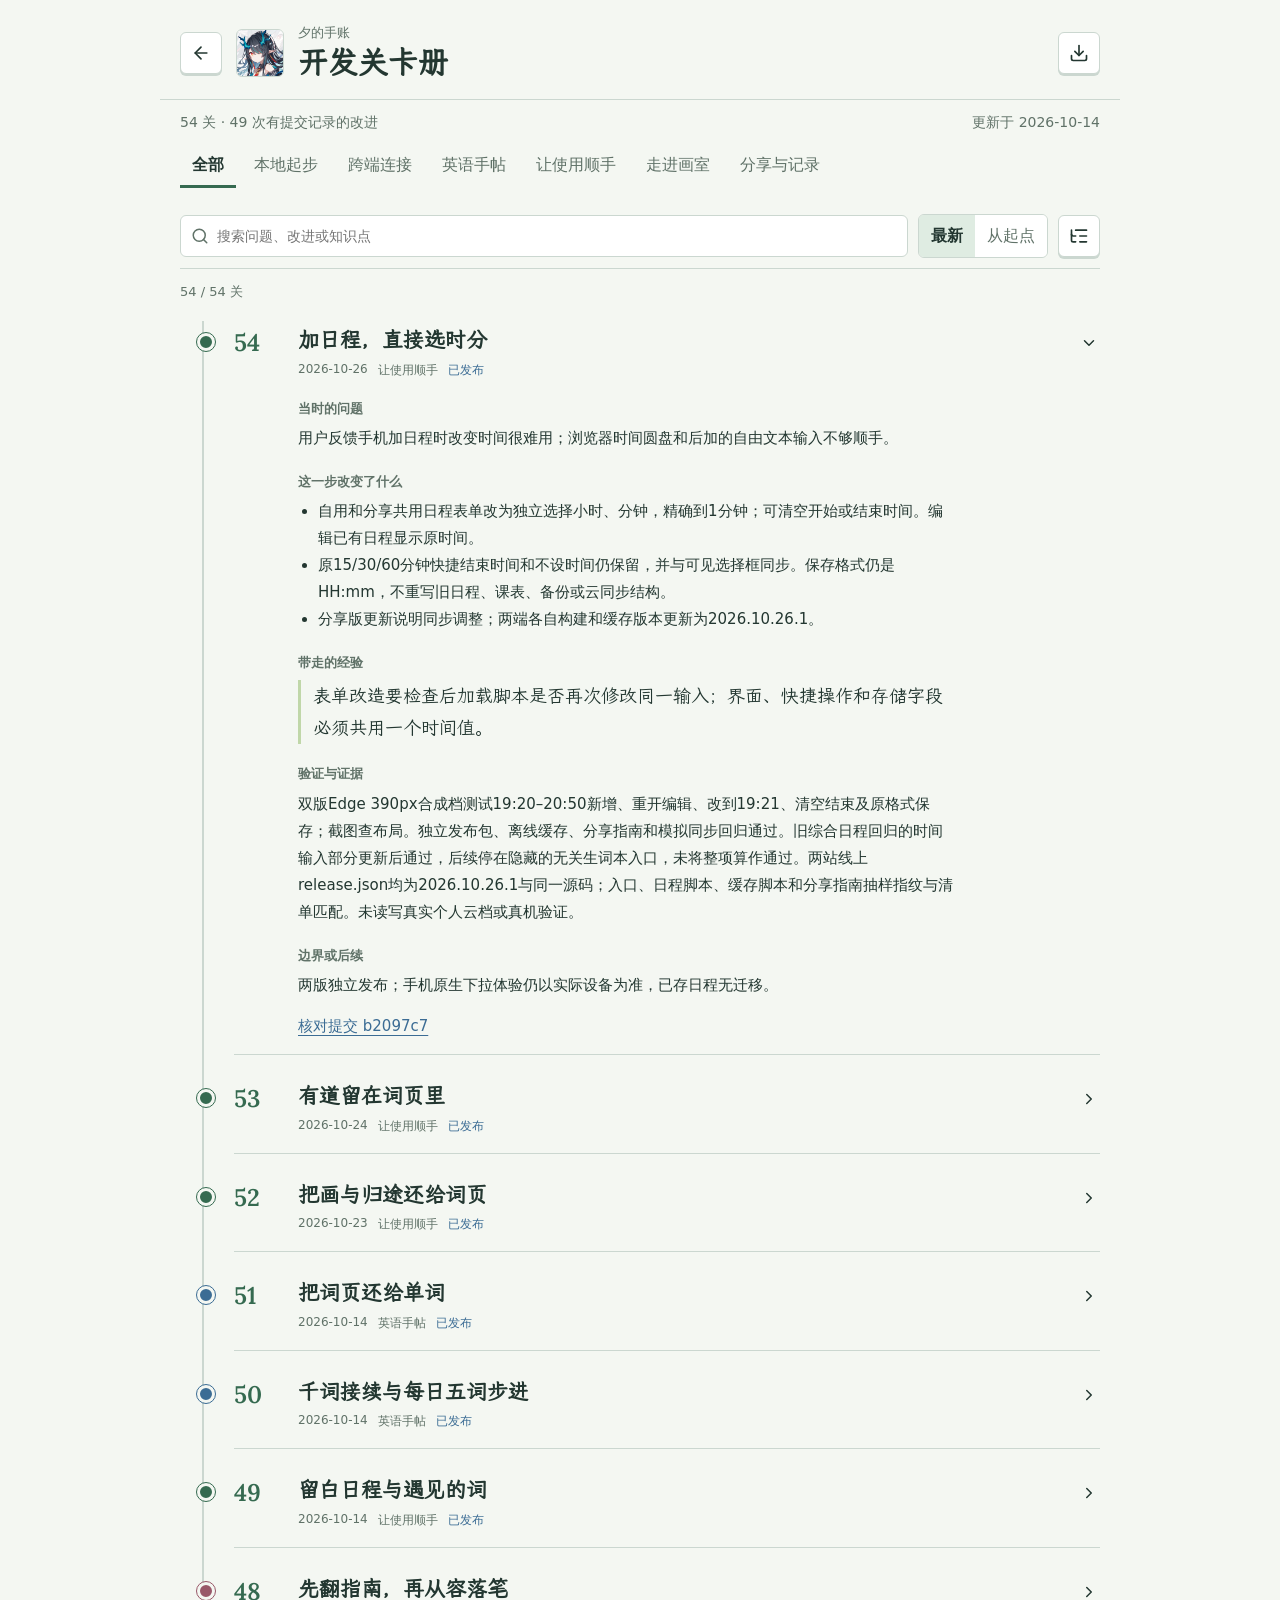
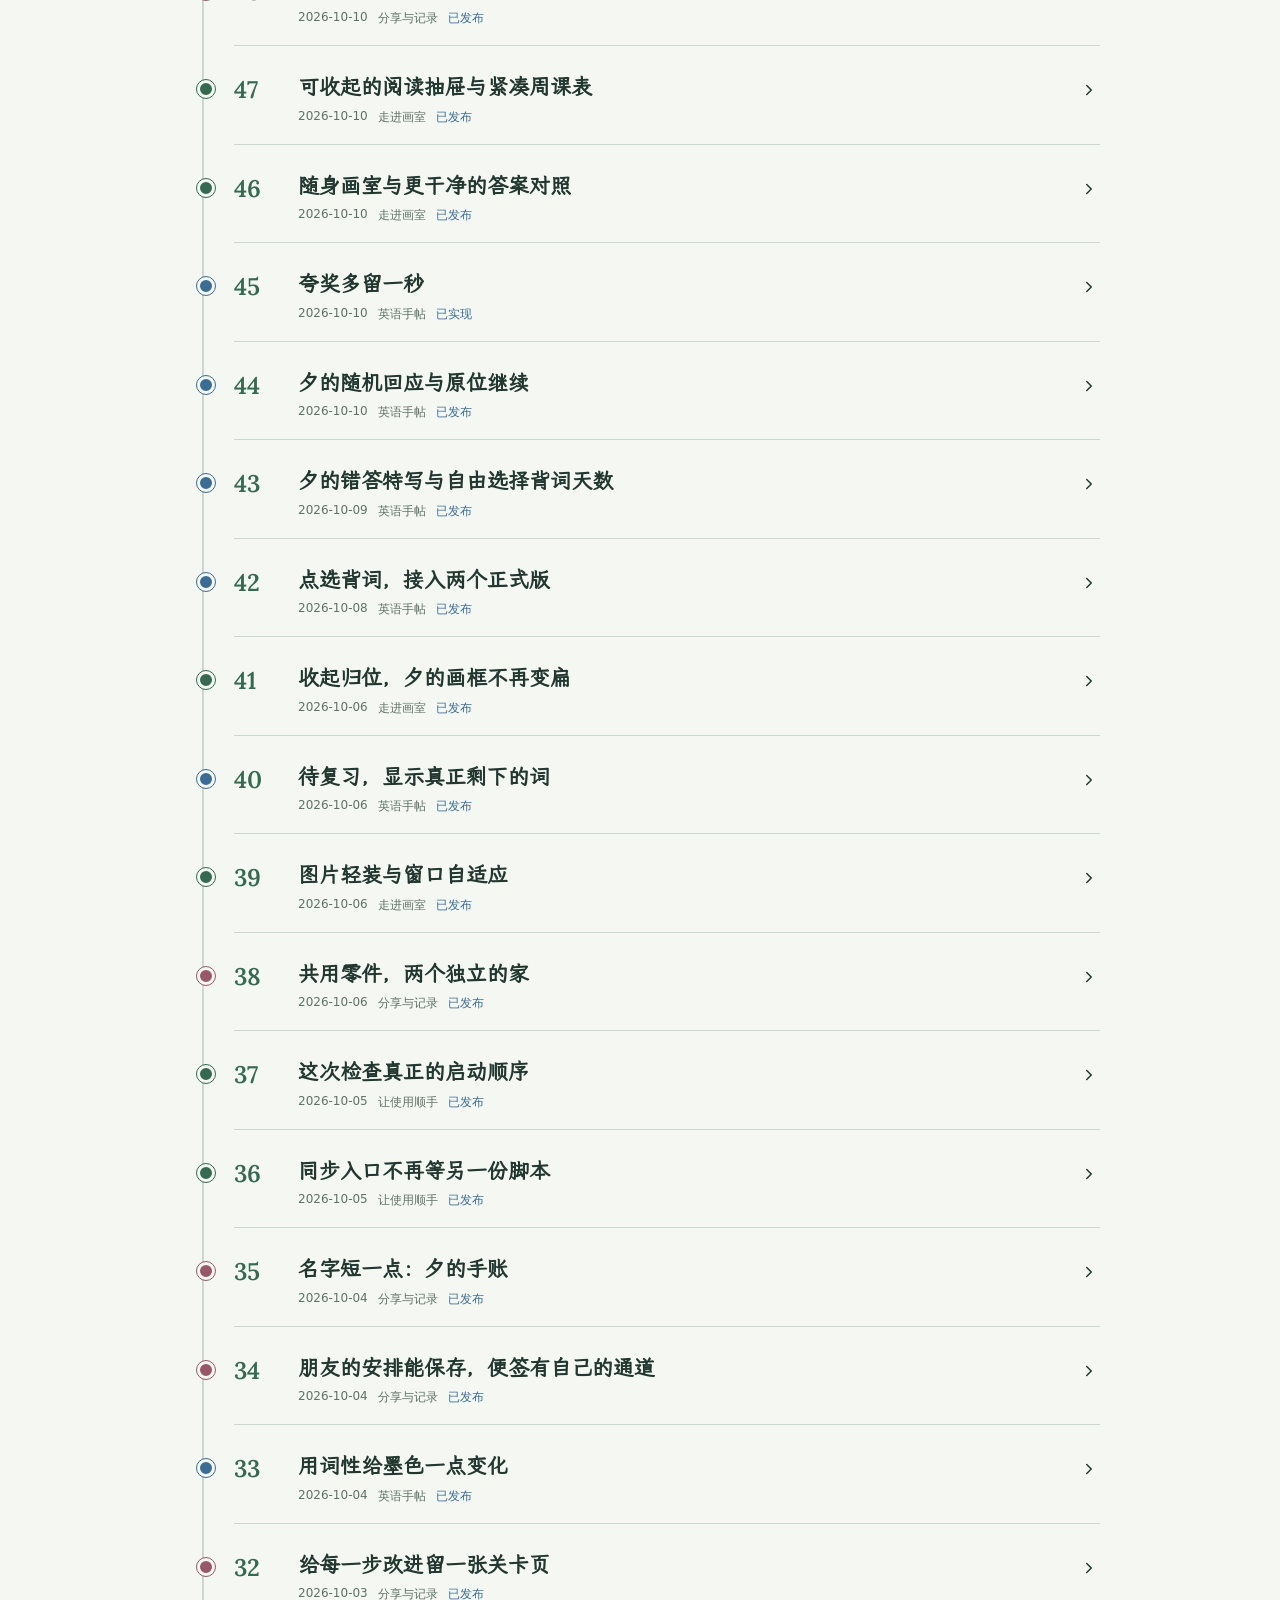
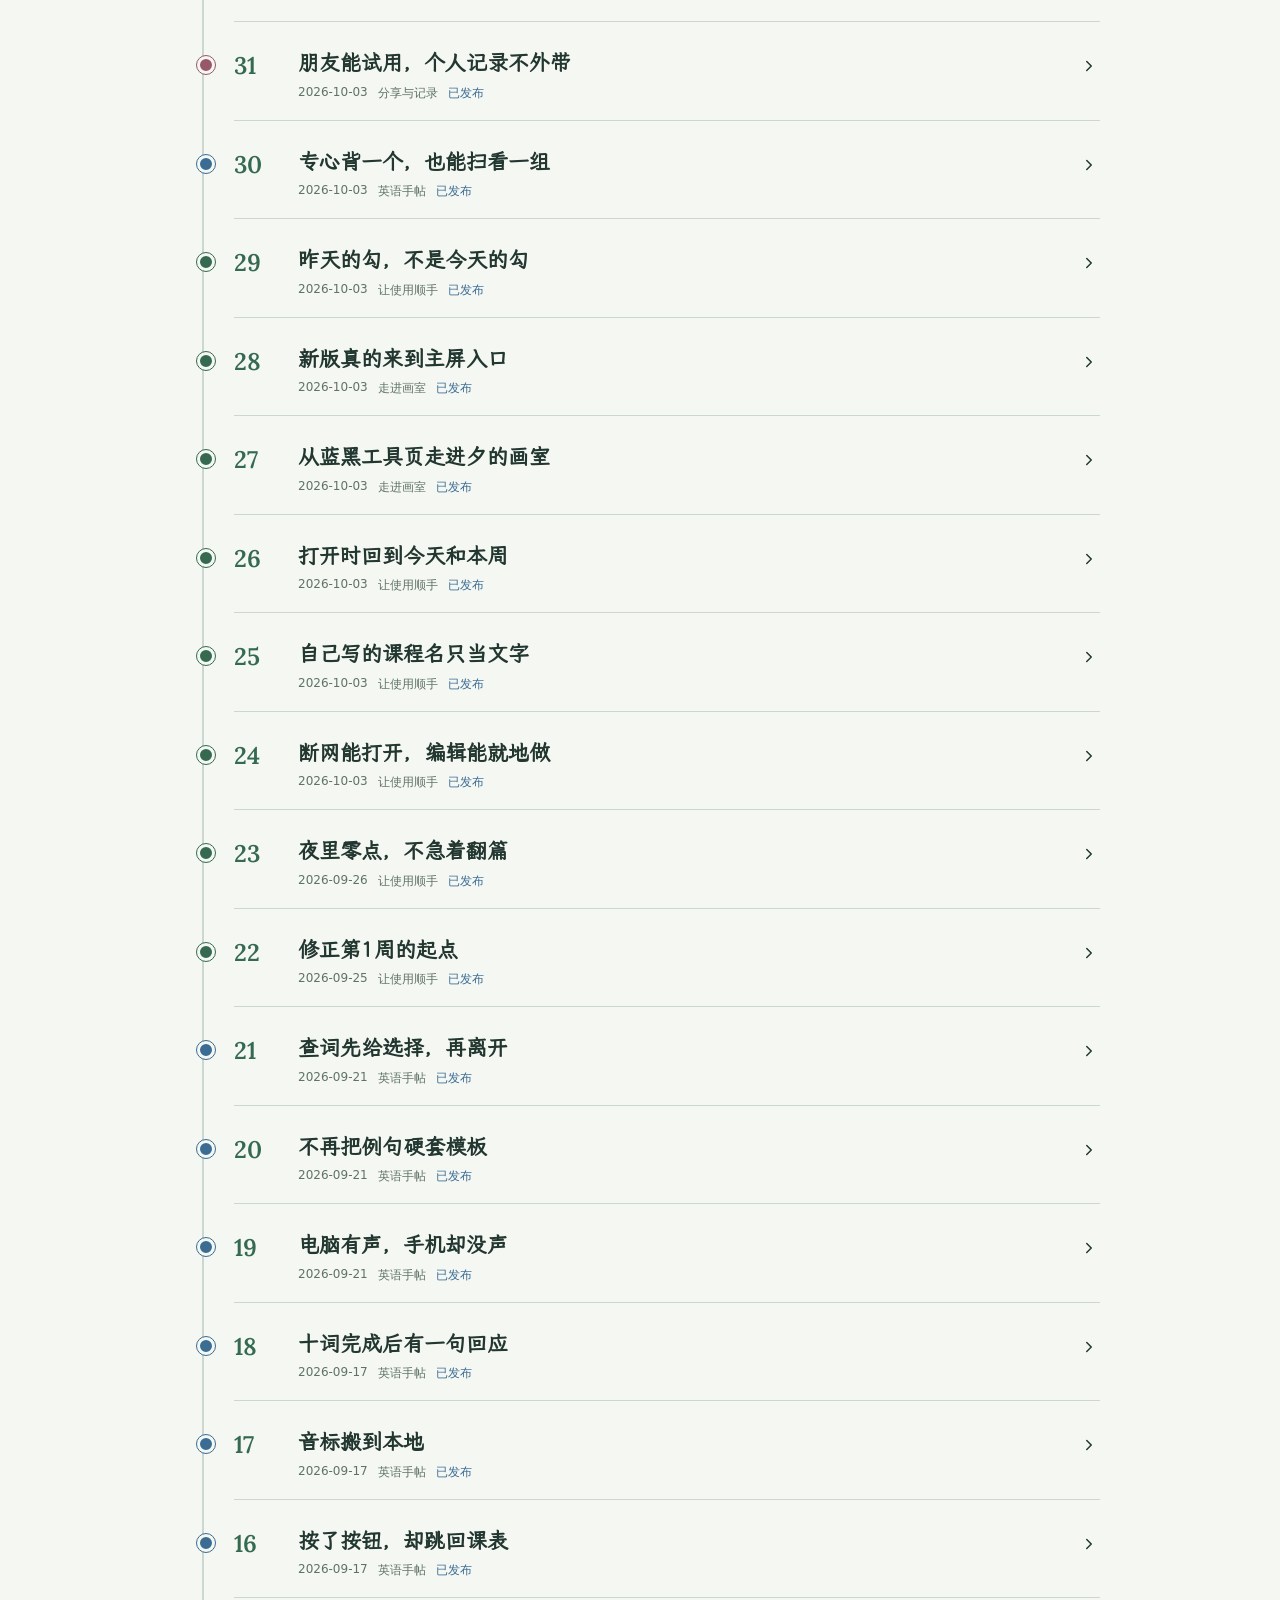
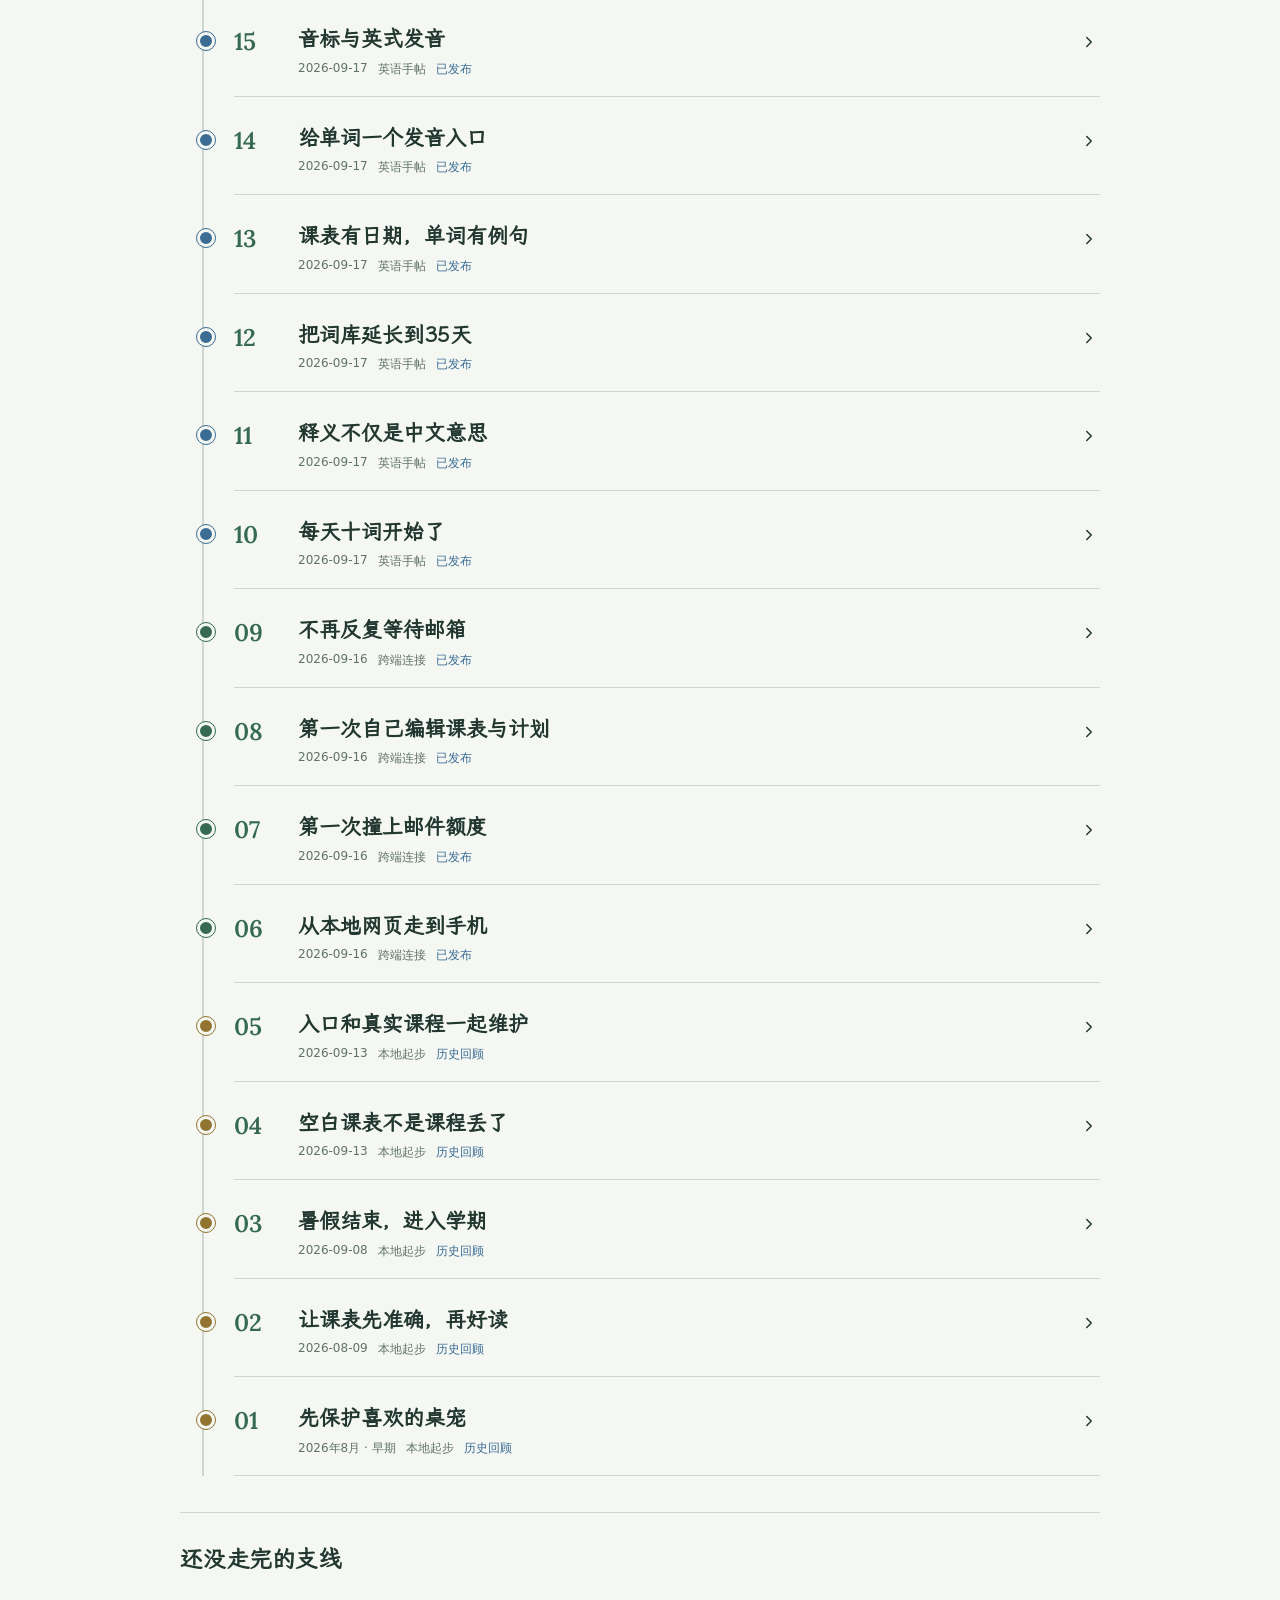
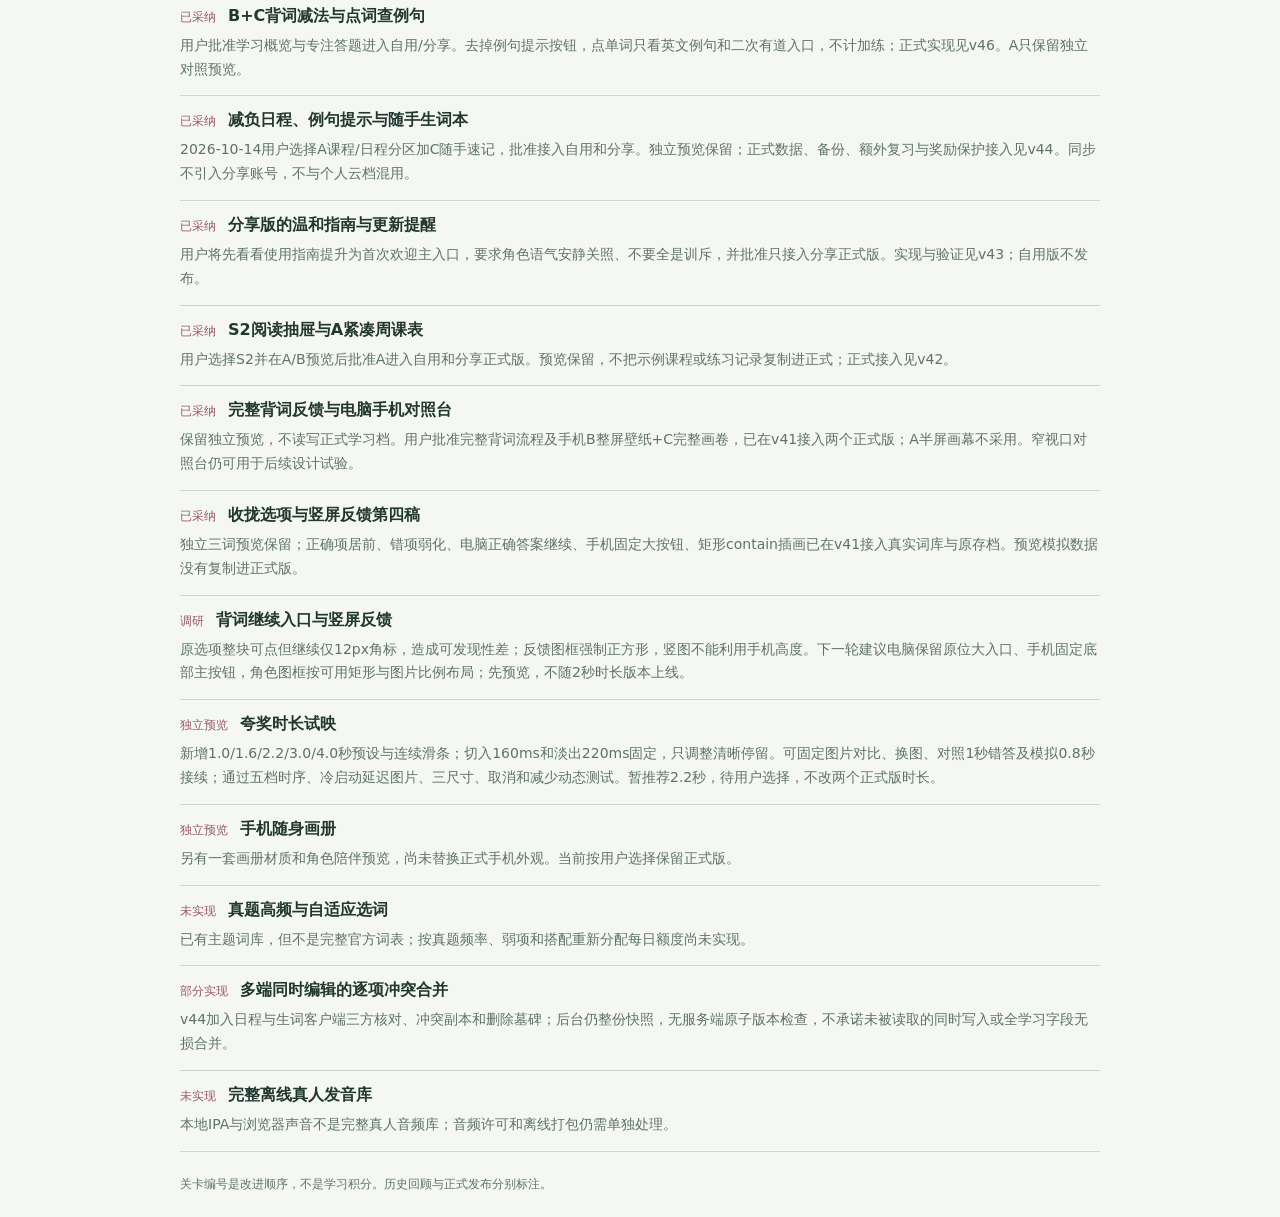
<file: development.html>
<!doctype html>
<html lang="zh-CN">
<head>
  <meta charset="utf-8">
  <meta name="viewport" content="width=device-width,initial-scale=1">
  <meta name="color-scheme" content="only light">
  <meta name="theme-color" content="#f4f7f2">
  <title>夕的开发关卡册</title>
  <link rel="icon" href="dusk-pet.png">
  <link rel="stylesheet" href="development.css?v=25">
  <script src="lucide.min.js" defer></script>
  <script src="development.js?v=25" defer></script>
</head>
<body>
  <header class="book-header">
    <a id="backToApp" class="icon-button" href="./" title="回到画室" aria-label="回到画室"><i data-lucide="arrow-left"></i></a>
    <img src="dusk-pet.png" alt="夕" width="48" height="48">
    <div><p class="book-brand">夕的手账</p><h1>开发关卡册</h1></div>
    <a class="icon-button" href="DEVELOPMENT.md" download title="下载记录文档" aria-label="下载记录文档"><i data-lucide="download"></i></a>
  </header>
  <main>
    <section class="book-summary" aria-label="记录概览"><p id="bookCount">读取关卡记录…</p><p id="bookDate"></p></section>
    <nav class="chapters" id="chapters" aria-label="章节"></nav>
    <div class="book-tools">
      <label class="search"><i data-lucide="search"></i><input id="bookSearch" type="search" placeholder="搜索问题、改进或知识点" aria-label="搜索关卡"></label>
      <div class="book-order" role="group" aria-label="阅读顺序"><button type="button" data-order="latest" aria-pressed="true">最新</button><button type="button" data-order="start" aria-pressed="false">从起点</button></div>
      <button type="button" class="icon-button" id="expandEntries" title="展开全部关卡" aria-label="展开全部关卡" aria-pressed="false"><i data-lucide="list-tree"></i></button>
    </div>
    <p id="bookError" role="status" hidden></p><button type="button" id="bookRetry" hidden>重新读取</button>
    <p id="bookResults" class="results" aria-live="polite"></p>
    <section id="levels" class="level-path" aria-label="版本关卡"></section>
    <section class="branches" aria-labelledby="branchHeading"><h2 id="branchHeading">还没走完的支线</h2><div id="branches"></div></section>
  </main>
  <footer>关卡编号是改进顺序，不是学习积分。历史回顾与正式发布分别标注。</footer>
</body>
</html>
</file>
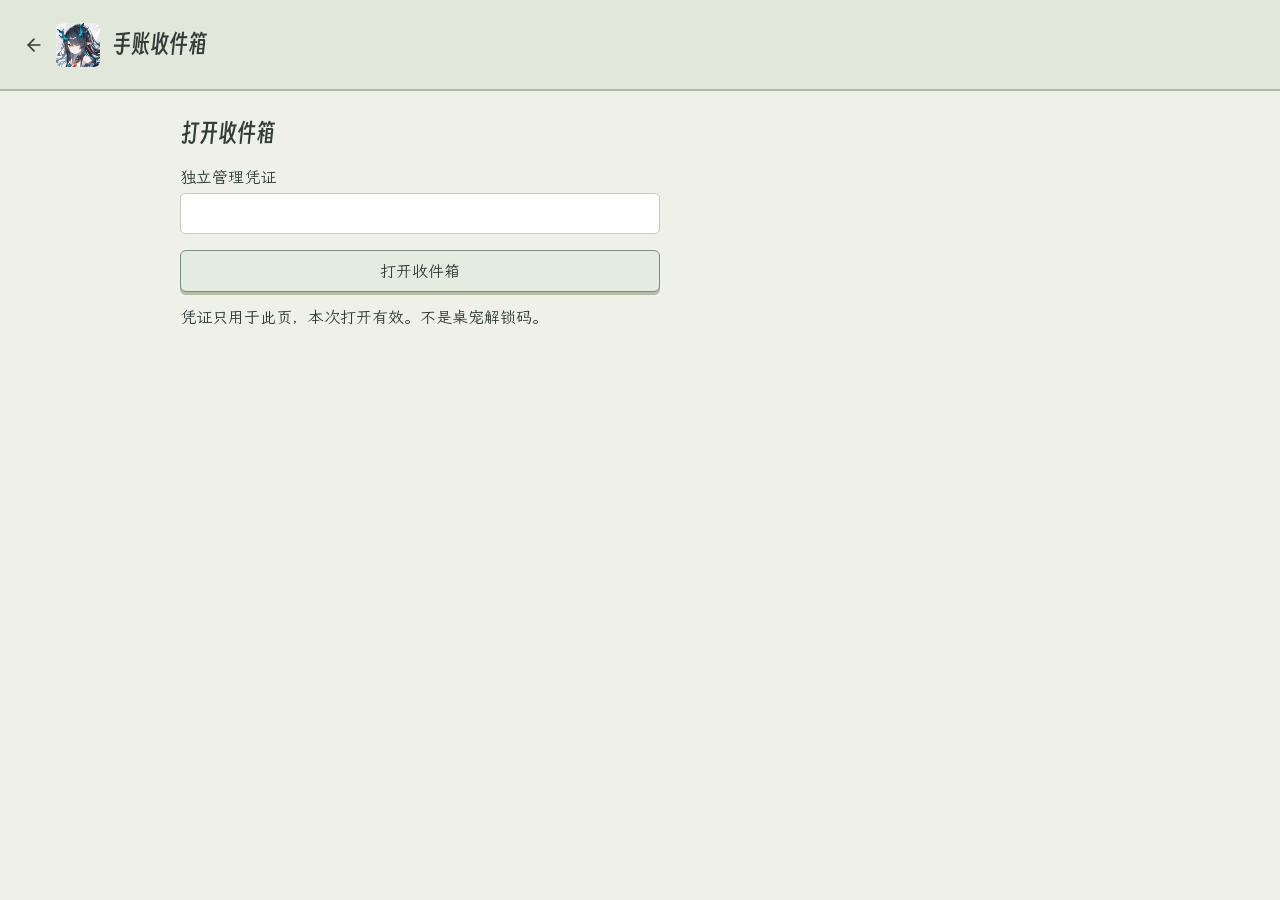
<file: feedback-admin.html>
<!doctype html>
<html lang="zh-CN"><head><meta charset="utf-8"><meta name="viewport" content="width=device-width,initial-scale=1"><meta name="color-scheme" content="light"><title>夕的手账 · 收件箱</title><link rel="icon" href="dusk-pet.png"><link rel="stylesheet" href="feedback-admin.css?v=1"><script src="lucide.min.js" defer></script><script src="feedback-config.js?v=1" defer></script><script src="feedback.js?v=2" defer></script><script src="feedback-admin.js?v=1" defer></script></head><body><header class="inbox-header"><a href="./" title="返回自用手账"><i data-lucide="arrow-left"></i></a><img src="dusk-pet.png" alt="夕"><h1>手账收件箱</h1><button type="button" id="inboxLogout" title="锁定" aria-label="锁定" hidden><i data-lucide="lock"></i></button></header><main><section id="inboxLogin"><h2>打开收件箱</h2><form id="inboxLoginForm"><label>独立管理凭证<input id="inboxKey" type="password" required autocomplete="off" maxlength="100"></label><button type="submit">打开收件箱</button></form><p>凭证只用于此页，本次打开有效。不是桌宠解锁码。</p></section><section id="inboxView" hidden><div class="inbox-tools"><label>状态<select id="inboxFilter"><option value="all">全部</option><option value="new">待查看</option><option value="working">处理中</option><option value="done">已处理</option></select></label><button type="button" id="inboxRefresh" title="刷新" aria-label="刷新"><i data-lucide="refresh-cw"></i></button></div><p id="inboxCount"></p><div id="inboxList"></div><button type="button" id="inboxMore" hidden>更早的便签</button></section><p id="inboxStatus" role="status" aria-live="polite"></p></main></body></html>
</file>
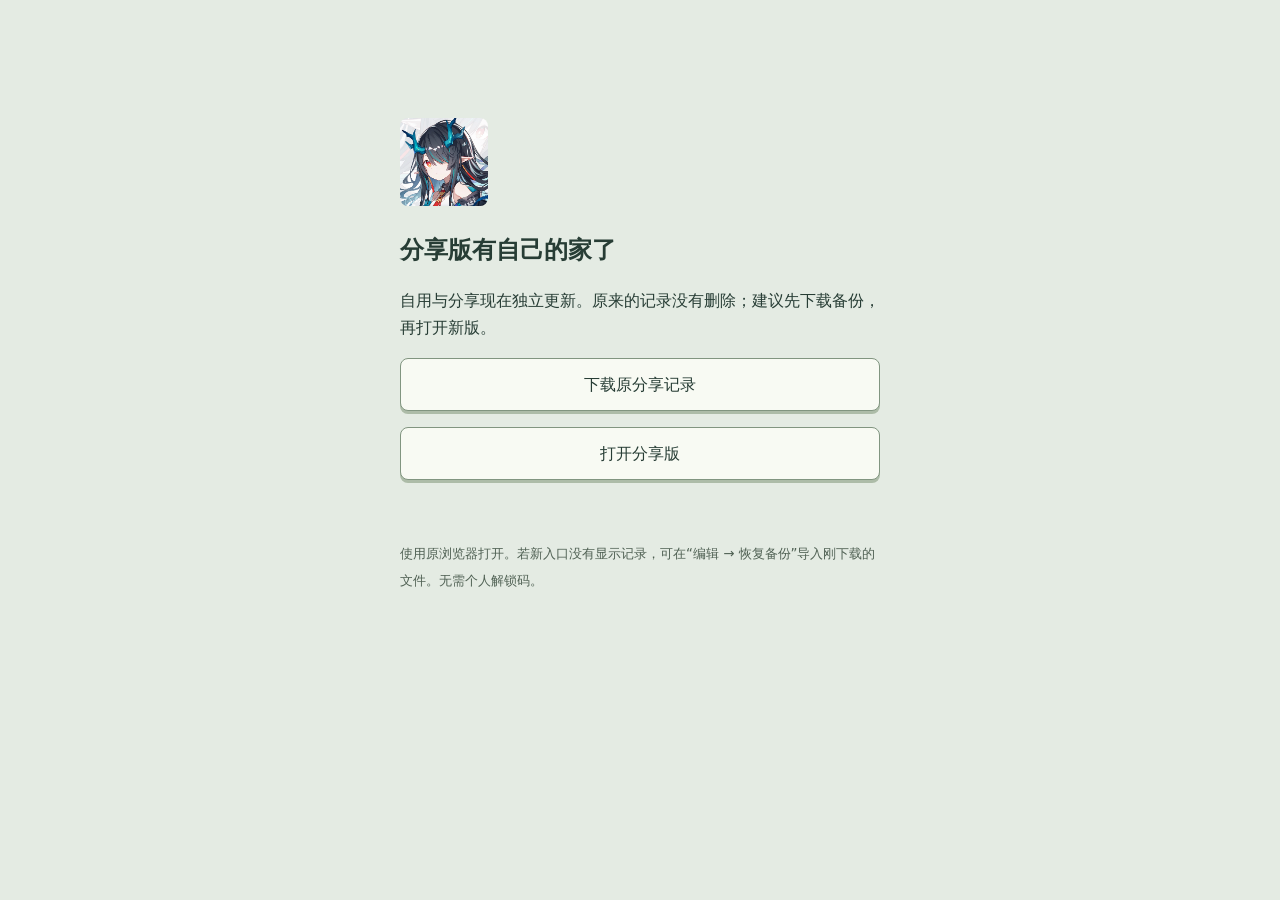
<file: legacy-share.html>
<!doctype html>
<html lang="zh-CN"><head><meta charset="utf-8"><meta name="viewport" content="width=device-width,initial-scale=1"><meta name="color-scheme" content="light"><title>夕的手账 · 分享版新入口</title><link rel="icon" href="dusk-pet.png"><style>
body{margin:0;background:#e4ebe3;color:#273d35;font:16px/1.7 system-ui,sans-serif}main{max-width:480px;margin:10vh auto;padding:28px}img{width:88px;height:88px;border-radius:8px}h1{font-size:24px}a,button{display:block;box-sizing:border-box;width:100%;padding:12px;margin:16px 0;border:1px solid #819580;border-radius:8px;background:#f8faf3;color:#273d35;text-align:center;text-decoration:none;font:inherit;box-shadow:0 3px #adbca8}small{color:#506154}#status{min-height:1.7em}
</style></head><body><main><img src="dusk-pet.png" alt="夕"><h1>分享版有自己的家了</h1><p>自用与分享现在独立更新。原来的记录没有删除；建议先下载备份，再打开新版。</p><button id="backup" type="button">下载原分享记录</button><a href="https://kkkyl666-sys.github.io/dusk-handbook/">打开分享版</a><p id="status" role="status"></p><small>使用原浏览器打开。若新入口没有显示记录，可在“编辑 → 恢复备份”导入刚下载的文件。无需个人解锁码。</small></main><script>
document.querySelector('#backup').onclick=()=>{
  const status=document.querySelector('#status');
  try {
    const data=JSON.parse(localStorage.getItem('dusk-demo-v1:dusk-study-pet-full-state-v1'));
    if(!data||!Array.isArray(data.days)||data.days.length!==7||!Array.isArray(data.selectedCourses))throw Error('当前浏览器没有可导出的旧分享存档。');
    const file={format:'dusk-share-backup',schema:1,exportedAt:new Date().toISOString(),data};
    const url=URL.createObjectURL(new Blob([JSON.stringify(file,null,2)],{type:'application/json'}));
    const a=document.createElement('a');a.href=url;a.download='夕的手账-迁移备份.json';a.click();setTimeout(()=>URL.revokeObjectURL(url),30000);
    status.textContent='已请求下载，请确认备份文件已保存。原记录未改变。';
  }catch(error){status.textContent=error.message;}
};
</script></body></html>
</file>
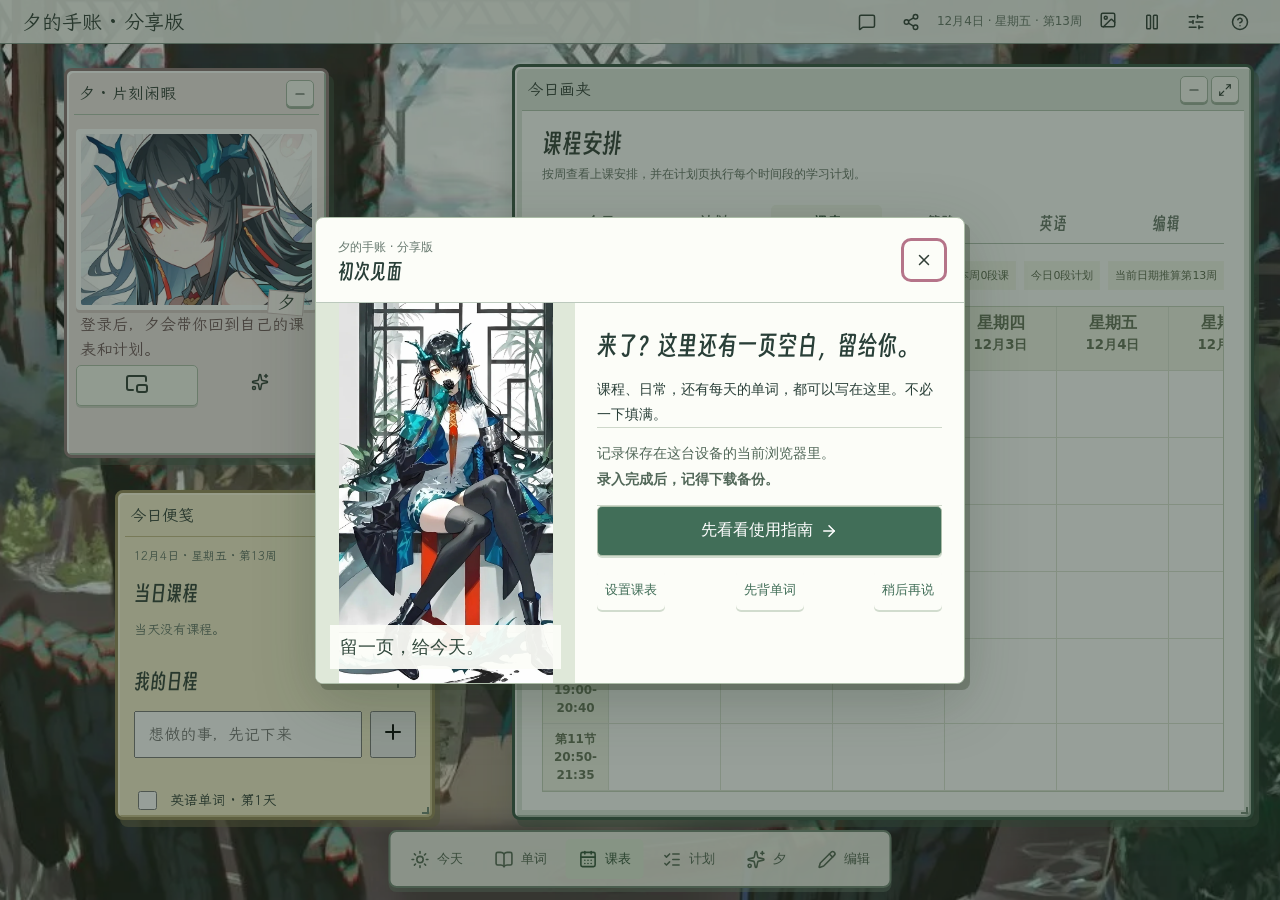
<file: share.html>
<!doctype html>
<html lang="zh-CN">
<head>
  <meta charset="utf-8">
  <meta name="viewport" content="width=device-width, initial-scale=1">
  <meta name="theme-color" content="#e4ebe3">
  <meta name="apple-mobile-web-app-capable" content="yes">
  <meta name="apple-mobile-web-app-status-bar-style" content="black-translucent">
  <meta name="apple-mobile-web-app-title" content="夕的手账分享版">
  <title>夕的手账 · 分享版</title>
  <link rel="icon" type="image/png" href="dusk-pet.png">
  <link rel="apple-touch-icon" href="dusk-pet.png">
  <link rel="manifest" href="manifest-demo.webmanifest">
  <style>
    :root {
      color-scheme: dark;
      --bg: #101214;
      --panel: #1b1d20;
      --panel-2: #24272b;
      --panel-3: #17191c;
      --line: #3a3f46;
      --text: #f4f0e8;
      --muted: #a9afb8;
      --green: #5bc88e;
      --amber: #f1b952;
      --cyan: #57c9c2;
      --red: #ee7676;
      --blue: #7aa7ff;
      --violet: #b59cff;
      --ink: #111315;
      font-family: "Microsoft YaHei UI", "Microsoft YaHei", system-ui, sans-serif;
    }
    * { box-sizing: border-box; }
    body {
      margin: 0;
      min-height: 100vh;
      background:
        radial-gradient(circle at 18% 14%, rgba(87, 201, 194, 0.14), transparent 28%),
        radial-gradient(circle at 88% 22%, rgba(238, 118, 118, 0.1), transparent 30%),
        linear-gradient(135deg, #0e1213 0%, #181916 52%, #0b1012 100%);
      color: var(--text);
      display: grid;
      place-items: center;
      padding: 22px;
      position: relative;
      isolation: isolate;
    }
    .private-gate { display: none; width: min(420px, calc(100vw - 32px)); padding: 28px; border: 1px solid var(--line); background: var(--panel); text-align: center; box-shadow: 0 24px 70px rgba(0,0,0,0.42); }
    .private-gate img { width: 126px; height: 126px; object-fit: cover; margin-bottom: 16px; border: 1px solid rgba(87, 201, 194, 0.35); }
    .private-gate h1 { margin: 0 0 10px; }
    .private-gate p { margin: 0 0 18px; color: var(--muted); line-height: 1.65; font-size: 14px; }
    .private-gate button { width: 100%; }
    body.private-wait .app { display: none; }
    body.private-wait .private-gate { display: block; }
    body::before, body::after {
      content: "";
      position: fixed;
      width: 260px;
      height: 260px;
      border-radius: 48% 52% 46% 54%;
      background: rgba(87, 201, 194, 0.09);
      filter: blur(28px);
      opacity: 0.72;
      z-index: -1;
      animation: ink-drift 9s ease-in-out infinite;
    }
    body::before { left: -80px; bottom: 12%; }
    body::after { right: -70px; top: 9%; width: 220px; height: 220px; background: rgba(238,118,118,0.08); animation-delay: -4s; }
    @keyframes ink-drift { 0%,100% { transform: translate3d(0,0,0) scale(1); } 50% { transform: translate3d(18px,-14px,0) scale(1.08); } }
    h1, h2, h3, p { margin: 0; }
    button, input, select { font: inherit; }
    .app {
      width: min(1500px, calc(100vw - 32px));
      min-height: min(760px, calc(100vh - 44px));
      display: grid;
      grid-template-columns: 280px minmax(0, 1fr);
      background: rgba(27, 29, 32, 0.94);
      border: 1px solid rgba(255,255,255,0.08);
      box-shadow: 0 30px 80px rgba(0,0,0,0.36);
      overflow: hidden;
    }
    aside {
      background: rgba(16, 18, 20, 0.76);
      border-right: 1px solid var(--line);
      padding: 24px;
      display: flex;
      flex-direction: column;
      gap: 18px;
      position: relative;
      overflow: hidden;
    }
    aside::before {
      content: "夕";
      position: absolute;
      right: -30px;
      top: 14px;
      font-size: 148px;
      line-height: 1;
      color: rgba(255,255,255,0.035);
      font-family: SimSun, serif;
      pointer-events: none;
    }
    main { padding: 24px; display: grid; grid-template-rows: auto auto 1fr; gap: 16px; min-width: 0; }
    .pet-wrap { display: grid; place-items: center; gap: 14px; padding-top: 8px; }
    .pet-frame {
      width: 176px;
      height: 176px;
      display: grid;
      place-items: center;
      border: 1px solid rgba(87, 201, 194, 0.28);
      background: linear-gradient(135deg, rgba(255,255,255,0.08), rgba(255,255,255,0.02)), radial-gradient(circle at 50% 45%, rgba(87,201,194,0.16), transparent 70%);
      box-shadow: 0 18px 38px rgba(0,0,0,0.32);
      animation: breathe 3.4s ease-in-out infinite;
      overflow: hidden;
    }
    .pet-img { width: 100%; height: 100%; object-fit: cover; display: block; }
    @keyframes breathe { 0%,100% { transform: translateY(0) scale(1); } 50% { transform: translateY(-5px) scale(1.02); } }
    h1 { font-size: 26px; line-height: 1.2; }
    h2 { font-size: 18px; margin-bottom: 12px; }
    h3 { font-size: 15px; line-height: 1.35; }
    .subtitle { color: var(--muted); line-height: 1.65; font-size: 14px; text-align: center; }
    .card, .quote, .task, .day-button, .course-block, .select-card, .summary-pill, .tab-button {
      border: 1px solid rgba(255,255,255,0.08);
      background: var(--panel-2);
    }
    .card, .quote { padding: 16px; }
    .quote { color: #d8d7ce; line-height: 1.7; font-size: 14px; }
    .voice-row { display: grid; grid-template-columns: 1fr 42px; gap: 8px; }
    .topbar { display: flex; align-items: center; justify-content: space-between; gap: 16px; }
    .today-title { display: grid; gap: 6px; min-width: 0; }
    .today-title span { color: var(--muted); font-size: 14px; line-height: 1.5; }
    .progress { min-width: 210px; display: grid; gap: 8px; }
    .progress-label { display: flex; justify-content: space-between; color: var(--muted); font-size: 13px; }
    .bar { height: 10px; background: #141517; border: 1px solid rgba(255,255,255,0.08); overflow: hidden; }
    .bar span { display: block; width: 0%; height: 100%; background: linear-gradient(90deg, var(--green), var(--cyan)); transition: width 220ms ease; }
    .tabs { width: 100%; min-width: 0; display: grid; grid-template-columns: repeat(5, minmax(0, 1fr)); gap: 8px; }
    .tab-button { min-height: 42px; color: var(--text); cursor: pointer; background: rgba(255,255,255,0.04); }
    .tab-button.active { border-color: rgba(87, 201, 194, 0.78); background: rgba(87, 201, 194, 0.15); }
    .view { display: none; min-height: 0; min-width: 0; }
    .view.active { display: block; }
    .week { display: grid; grid-template-columns: repeat(7, 1fr); gap: 8px; margin-bottom: 16px; }
    .day-button { min-height: 58px; color: var(--text); cursor: pointer; display: grid; place-items: center; gap: 2px; padding: 8px 6px; }
    .day-button strong { font-size: 15px; }
    .day-button small { color: var(--muted); }
    .day-button.active { border-color: rgba(122, 167, 255, 0.84); background: rgba(122, 167, 255, 0.15); }
    .content { display: grid; grid-template-columns: minmax(0, 1fr) 270px; gap: 18px; min-height: 0; }
    .tasks { display: grid; gap: 10px; align-content: start; }
    .task { display: grid; grid-template-columns: 28px 1fr auto; gap: 12px; align-items: center; padding: 14px; min-height: 70px; }
    .task input { width: 20px; height: 20px; accent-color: var(--green); }
    .task-title { display: grid; gap: 5px; min-width: 0; }
    .task-title strong { font-size: 15px; line-height: 1.35; }
    .task-title span { color: var(--muted); font-size: 13px; line-height: 1.4; }
    .tag { white-space: nowrap; padding: 6px 9px; font-size: 12px; color: #141517; background: var(--amber); }
    .tag.hardware { background: #f2b84b; } .tag.software { background: #62c7d9; } .tag.prompt { background: #98d46d; } .tag.video { background: #f08bb4; } .tag.drive { background: #91a8ff; }
    .task.done strong, .task.done span { text-decoration: line-through; color: #777d86; }
    .task.current { border-color: rgba(91, 200, 142, 0.82); background: rgba(91, 200, 142, 0.13); }
    .task.upcoming { border-color: rgba(122, 167, 255, 0.32); }
    .time-state { color: var(--green); font-weight: 700; }
    .sidebar-list { display: grid; gap: 10px; }
    .focus-item { display: grid; grid-template-columns: 10px 1fr; gap: 10px; align-items: start; color: #d9dce2; font-size: 14px; line-height: 1.55; }
    .dot { width: 10px; height: 10px; margin-top: 6px; background: var(--green); }
    .dot.amber { background: var(--amber); } .dot.cyan { background: var(--cyan); } .dot.red { background: var(--red); } .dot.blue { background: var(--blue); } .dot.violet { background: var(--violet); }
    .pet-actions { display: grid; grid-template-columns: 1fr 1fr; gap: 8px; margin-top: 0; }
    .mode, .speak, .reset {
      height: 42px;
      border: 1px solid rgba(255,255,255,0.12);
      background: rgba(255,255,255,0.04);
      color: var(--text);
      cursor: pointer;
    }
    .speak { border-color: rgba(87, 201, 194, 0.35); background: rgba(87, 201, 194, 0.1); }
    .reset { color: var(--muted); }
    .sync-note { margin: -4px 0 0; color: var(--muted); font-size: 12px; line-height: 1.45; text-align: center; }
    dialog { width: min(440px, calc(100vw - 32px)); color: var(--text); background: var(--panel); border: 1px solid var(--line); padding: 0; box-shadow: 0 24px 70px rgba(0,0,0,0.58); }
    dialog::backdrop { background: rgba(0,0,0,0.7); }
    .sync-dialog { padding: 20px; display: grid; gap: 14px; }
    .sync-dialog h2 { margin: 0; }
    .sync-dialog p { color: var(--muted); font-size: 13px; line-height: 1.6; margin: 0; }
    .sync-dialog label { display: grid; gap: 7px; color: var(--muted); font-size: 13px; }
    .sync-dialog input { height: 42px; color: var(--text); background: var(--panel-3); border: 1px solid var(--line); padding: 0 10px; font: inherit; }
    .sync-dialog-actions { display: flex; justify-content: flex-end; gap: 8px; flex-wrap: wrap; }
    .schedule-toolbar { display: flex; align-items: center; justify-content: space-between; gap: 12px; margin-bottom: 12px; flex-wrap: wrap; }
    .schedule-toolbar label { display: flex; align-items: center; gap: 8px; color: var(--muted); font-size: 13px; }
    .schedule-toolbar input { width: 72px; height: 36px; color: var(--text); background: var(--panel-3); border: 1px solid var(--line); padding: 0 10px; }
    .summary { display: flex; gap: 8px; flex-wrap: wrap; }
    .summary-pill { padding: 8px 10px; color: #dce2e8; font-size: 13px; }
    .schedule-scroll { width: 100%; max-width: 100%; min-width: 0; overflow: auto; border: 1px solid rgba(255,255,255,0.08); background: rgba(16,18,20,0.46); }
    .schedule-grid { min-width: 1040px; display: grid; grid-template-columns: 84px repeat(7, minmax(128px, 1fr)); }
    .cell { min-height: 58px; border-right: 1px solid rgba(255,255,255,0.07); border-bottom: 1px solid rgba(255,255,255,0.07); padding: 6px; }
    .head-cell, .time-cell { background: rgba(255,255,255,0.055); color: #dfe4ea; font-weight: 700; text-align: center; }
    .time-cell { display: grid; place-items: center; color: var(--muted); font-size: 12px; line-height: 1.5; }
    .course-block { padding: 6px; display: grid; gap: 3px; font-size: 11px; line-height: 1.28; background: rgba(122,167,255,0.15); border-color: rgba(122,167,255,0.24); }
    .course-block strong { font-size: 12px; color: #f6f1e9; line-height: 1.22; }
    .course-block small { color: var(--muted); font-size: 10px; line-height: 1.25; }
    .course-block.public { background: rgba(87,201,194,0.14); border-color: rgba(87,201,194,0.26); }
    .course-block.placeholder { background: rgba(241,185,82,0.14); border-color: rgba(241,185,82,0.32); }
    .course-block.major { background: rgba(122,167,255,0.15); border-color: rgba(122,167,255,0.25); }
    .course-block.lab { background: rgba(181,156,255,0.14); border-color: rgba(181,156,255,0.26); }
    .select-list { display: grid; gap: 10px; }
    .select-card { padding: 14px; display: grid; grid-template-columns: 1fr auto; gap: 12px; align-items: start; }
    .select-meta { display: grid; gap: 6px; color: var(--muted); font-size: 13px; line-height: 1.5; }
    .status { padding: 6px 10px; font-size: 12px; color: #101214; background: var(--green); white-space: nowrap; }
    .status.bad { background: var(--red); color: #fff; }
    .status.group { background: var(--amber); }
    .conflict { color: #ffc3c3; }
    .tip { color: var(--muted); font-size: 13px; line-height: 1.6; margin-bottom: 12px; }
    .editor-toolbar { display: flex; align-items: center; justify-content: space-between; gap: 12px; margin-bottom: 14px; flex-wrap: wrap; }
    .editor-toolbar p { margin: 0; color: var(--muted); font-size: 13px; line-height: 1.5; }
    .editor-actions { display: flex; gap: 8px; flex-wrap: wrap; }
    .editor-list { display: grid; gap: 10px; }
    .editor-card { border: 1px solid rgba(255,255,255,0.1); background: var(--panel-2); }
    .editor-card summary { cursor: pointer; padding: 13px 14px; font-weight: 700; }
    .editor-card[open] summary { border-bottom: 1px solid rgba(255,255,255,0.08); }
    .editor-fields { display: grid; grid-template-columns: repeat(2, minmax(0, 1fr)); gap: 10px; padding: 14px; }
    .editor-fields label { display: grid; gap: 6px; color: var(--muted); font-size: 12px; }
    .editor-fields label.wide { grid-column: 1 / -1; }
    .editor-fields input, .editor-fields select { width: 100%; height: 38px; color: var(--text); background: var(--panel-3); border: 1px solid var(--line); padding: 0 9px; font: inherit; }
    .task-edit { display: grid; grid-template-columns: minmax(130px, 1fr) 100px minmax(160px, 1.4fr) 96px auto; gap: 8px; align-items: end; }
    .task-edit input, .task-edit select { width: 100%; height: 36px; color: var(--text); background: var(--panel-3); border: 1px solid var(--line); padding: 0 8px; font: inherit; }
    .delete-button { height: 36px; padding: 0 10px; border: 1px solid rgba(238,118,118,0.42); color: #ffc3c3; background: rgba(238,118,118,0.08); cursor: pointer; }
    .save-state { color: var(--amber); font-size: 12px; }
    .english-head { display: flex; justify-content: space-between; gap: 12px; align-items: start; margin-bottom: 14px; flex-wrap: wrap; }
    .english-head p { color: var(--muted); font-size: 13px; line-height: 1.55; }
    .review-guide { display: flex; flex-wrap: wrap; gap: 8px; margin-bottom: 14px; }
    .review-guide span { border: 1px solid rgba(87,201,194,.28); color: #caeee9; padding: 6px 9px; font-size: 12px; background: rgba(87,201,194,.08); }
    .word-list { display: grid; grid-template-columns: repeat(2, minmax(0, 1fr)); gap: 10px; }
    .word-card { border: 1px solid rgba(255,255,255,.09); background: var(--panel-2); padding: 13px; display: grid; gap: 6px; }
    .word-title { display: flex; align-items: center; justify-content: space-between; gap: 8px; }
    .word-card strong { font-size: 18px; color: #f7e7b6; }
    .word-lookup { min-width: 0; }
    .word-lookup summary { color: #f7e7b6; cursor: pointer; font-size: 18px; font-weight: 800; list-style: none; width: fit-content; }
    .word-lookup summary::-webkit-details-marker { display: none; }
    .word-lookup summary::after { content: "查"; display: inline-grid; place-items: center; width: 22px; height: 22px; margin-left: 7px; vertical-align: 2px; border: 1px solid rgba(247,231,182,.35); color: #f7e7b6; font-size: 11px; font-weight: 700; }
    .word-lookup summary:hover, .word-lookup[open] summary { color: #fff3cc; }
    .lookup-actions { display: flex; flex-wrap: wrap; gap: 6px; margin-top: 9px; padding: 8px; border: 1px solid rgba(87,201,194,.22); background: rgba(87,201,194,.06); }
    .lookup-actions a, .lookup-actions button { min-height: 30px; padding: 0 8px; border: 1px solid rgba(87,201,194,.34); background: var(--panel-3); color: #d8fffb; font: inherit; font-size: 12px; line-height: 28px; text-decoration: none; cursor: pointer; }
    .lookup-actions button.copied { border-color: rgba(98,214,147,.65); color: #d3ffe4; }
    .word-card span { color: var(--muted); font-size: 13px; }
    .word-card .phonetic { color: #caeee9; font-size: 13px; }
    .word-card .example { color: #d9dce2; font-size: 13px; line-height: 1.5; padding-top: 3px; border-top: 1px solid rgba(255,255,255,.07); }
    .sound-button { min-width: 36px; height: 32px; padding: 0 8px; border: 1px solid rgba(87,201,194,.38); background: rgba(87,201,194,.1); color: #d8fffb; cursor: pointer; font-weight: 700; }
    .sound-button[disabled] { opacity: .62; cursor: wait; }
    .word-actions { display: flex; gap: 8px; margin-top: 4px; }
    .word-actions button { min-height: 32px; padding: 0 9px; border: 1px solid rgba(255,255,255,.14); background: var(--panel-3); color: var(--text); cursor: pointer; }
    .word-actions .forgot { border-color: rgba(238,118,118,.5); color: #ffc5c5; }
    .word-status { color: #caeee9; border: 1px solid rgba(87,201,194,.28); background: rgba(87,201,194,.08); padding: 8px 9px; font-size: 13px; width: fit-content; }
    .word-status.forgot { color: #ffc5c5; border-color: rgba(238,118,118,.45); background: rgba(238,118,118,.08); }
    .completion-quote { margin-top: 14px; padding: 14px; border: 1px solid rgba(247,231,182,.22); background: rgba(247,231,182,.06); display: grid; gap: 7px; }
    .completion-quote strong { color: #f7e7b6; font-size: 15px; line-height: 1.5; }
    .completion-quote span { color: var(--muted); font-size: 13px; line-height: 1.55; }
    .quiz { margin-top: 16px; padding: 16px; border: 1px solid rgba(255,255,255,.08); background: var(--panel-2); display: grid; gap: 12px; }
    .quiz-options { display: grid; grid-template-columns: repeat(2, minmax(0, 1fr)); gap: 8px; }
    .quiz-options button { min-height: 42px; color: var(--text); background: var(--panel-3); border: 1px solid var(--line); cursor: pointer; text-align: left; padding: 9px; }
    .quiz-result { min-height: 20px; color: var(--muted); font-size: 13px; }
    @media (max-width: 900px) {
      body { padding: 12px; }
      .app { grid-template-columns: 1fr; }
      aside { border-right: 0; border-bottom: 1px solid var(--line); }
      .content { grid-template-columns: 1fr; }
      .week { grid-template-columns: repeat(4, 1fr); }
      .editor-fields { grid-template-columns: 1fr; }
      .editor-fields label.wide { grid-column: auto; }
      .task-edit { grid-template-columns: 1fr 90px; }
      .task-edit input:nth-child(3), .task-edit input:nth-child(4) { grid-column: 1 / -1; }
      .topbar { align-items: stretch; flex-direction: column; }
      .progress { min-width: 0; }
      .word-list, .quiz-options { grid-template-columns: 1fr; }
    }
    body.pet-mode { min-height: 100vh; place-items: start end; padding: 16px; overflow: hidden; }
    body.pet-mode .app { width: min(455px, calc(100vw - 32px)); min-height: 0; max-height: calc(100vh - 32px); grid-template-columns: 1fr; border-radius: 18px; overflow: auto; scrollbar-width: thin; }
    body.pet-mode aside { border-right: 0; border-bottom: 1px solid var(--line); padding: 14px; gap: 12px; }
    body.pet-mode .pet-wrap { grid-template-columns: 96px 1fr; place-items: center stretch; text-align: left; padding-top: 0; }
    body.pet-mode .pet-frame { width: 96px; height: 96px; border-radius: 16px; }
    body.pet-mode h1 { font-size: 20px; }
    body.pet-mode .subtitle { text-align: left; font-size: 12px; line-height: 1.5; }
    body.pet-mode .card.month-goal { display: none; }
    body.pet-mode .voice-row { grid-template-columns: 1fr 40px; }
    body.pet-mode .quote { padding: 12px; font-size: 13px; }
    body.pet-mode main { padding: 14px; gap: 12px; }
    body.pet-mode .topbar { align-items: stretch; flex-direction: column; gap: 10px; }
    body.pet-mode .today-title h1 { font-size: 18px; }
    body.pet-mode .today-title span { font-size: 12px; }
    body.pet-mode .tabs { grid-template-columns: repeat(5, 1fr); gap: 6px; }
    body.pet-mode .tab-button { min-height: 36px; font-size: 12px; }
    body.pet-mode .progress { min-width: 0; }
    body.pet-mode .week { grid-template-columns: repeat(4, 1fr); gap: 6px; }
    body.pet-mode .day-button { min-height: 42px; padding: 6px 4px; }
    body.pet-mode .day-button strong { font-size: 12px; }
    body.pet-mode .day-button small { font-size: 10px; }
    body.pet-mode .content { grid-template-columns: 1fr; }
    body.pet-mode .content h2 { display: none; }
    body.pet-mode .task { grid-template-columns: 24px 1fr; position: relative; min-height: 68px; padding: 12px 12px 34px; }
    body.pet-mode .task input { width: 18px; height: 18px; }
    body.pet-mode .task-title strong { font-size: 14px; }
    body.pet-mode .task-title span { font-size: 12px; }
    body.pet-mode .tag { position: absolute; right: 10px; bottom: 8px; padding: 4px 8px; font-size: 11px; }
    body.pet-mode .schedule-grid { min-width: 720px; grid-template-columns: 78px repeat(7, 92px); }
    body.pet-mode .cell { min-height: 70px; padding: 6px; }
    body.pet-mode .course-block { padding: 6px; font-size: 11px; }
    body.pet-mode .select-card { grid-template-columns: 1fr; }
    body.pet-mode .mode, body.pet-mode .speak, body.pet-mode .reset { height: 36px; font-size: 12px; }
    .utility-actions { display:flex; flex-wrap:wrap; align-items:center; gap:8px; margin-bottom:12px; }
    .utility-button { display:inline-flex; align-items:center; justify-content:center; gap:7px; min-height:42px; }
    .utility-button svg, .task-edit-button svg { width:18px; height:18px; }
    .task-edit-button { align-self:center; min-width:40px; min-height:40px; padding:8px; }
    .task.task-editable { grid-template-columns:24px minmax(0,1fr) auto 40px; gap:8px; }
    .task-title strong { overflow-wrap:anywhere; }
    body.pet-mode .task.task-editable { grid-template-columns:24px minmax(0,1fr) 40px; }
    .quick-dialog { width:min(520px,calc(100vw - 24px)); max-height:90dvh; overflow:auto; padding:0; }
    .quick-dialog header { display:flex; align-items:center; justify-content:space-between; padding:16px; border-bottom:1px solid var(--line); gap:12px; }
    .quick-dialog header h2 { font-size:20px; }
    .quick-form { display:grid; gap:14px; padding:16px; }
    .quick-form label { display:grid; gap:6px; font-size:13px; color:var(--muted); min-width:0; }
    .quick-form input, .quick-form select { background:var(--panel-3); color:var(--text); border:1px solid var(--line); min-width:0; width:100%; min-height:44px; padding:9px; font-size:16px; }
    .quick-form .field-pair { display:grid; grid-template-columns:1fr 1fr; gap:10px; }
    .quick-form .form-error { color:var(--red); min-height:18px; font-size:13px; }
    .quick-form .form-footer { display:flex; justify-content:flex-end; flex-wrap:wrap; gap:8px; }
    .quick-form p { line-height:1.6; overflow-wrap:anywhere; }
    .quick-form .dictionary-term { font-size:26px; font-weight:700; color:var(--amber); }
    .dictionary-links { display:flex; flex-wrap:wrap; gap:8px; }
    .dictionary-links a { padding:10px; border:1px solid var(--line); color:var(--cyan); }
    .word-detail-button { font-size:20px; font-weight:700; background:none; border:0; color:var(--amber); text-align:left; padding:0; }
    .action-toast { position:fixed; bottom:max(20px,env(safe-area-inset-bottom)); left:50%; transform:translateX(-50%); z-index:30; display:flex; align-items:center; gap:12px; padding:12px 16px; border:1px solid var(--line); background:var(--panel-2); max-width:calc(100vw - 24px); box-shadow:0 8px 24px #0006; font-size:13px; }
    .action-toast[hidden] { display:none; }
    .action-toast button { color:var(--cyan); white-space:nowrap; }
    .course-block[data-course-edit] { cursor:pointer; }
    button:active { transform:translateY(1px); }
    @media(max-width:600px) { .utility-actions { gap:6px; } .quick-dialog { margin:auto; } }
  </style>
  <link rel="preload" as="image" href="assets/dusk-pet.webp" fetchpriority="high">
  <link rel="stylesheet" href="atelier.css?v=27">
  <link rel="stylesheet" href="word-training.css?v=6">
  <link rel="stylesheet" href="daily-flow.css?v=1">
  <link rel="stylesheet" href="study-shell.css?v=3">
<link rel="stylesheet" href="demo.css?v=26">
<link rel="stylesheet" href="share-tools.css?v=1">
<link rel="stylesheet" href="share-guide.css?v=1">
</head>
<body>
  <section class="private-gate" id="privateGate" aria-labelledby="privateGateTitle">
    <img src="assets/dusk-pet.webp" fetchpriority="high" width="658" height="658" alt="夕式桌宠">
    <h1 id="privateGateTitle">夕的手账</h1>
    <p id="privateGateText">这是你的个人课表和计划。输入个人解锁码后才能查看。</p>
    <button class="speak" id="privateGateLogin" type="button">输入解锁码</button>
    <button class="mode" id="retryCloudBtn" type="button" hidden>重新连接</button>
  </section>
  <div class="app">
    <aside>
      <div class="pet-wrap">
        <div class="pet-frame" aria-label="夕式学习桌宠">
          <img class="pet-img" src="assets/dusk-pet.webp" width="658" height="658" alt="夕式桌宠立绘">
        </div>
        <div>
          <h1>夕的手账 · 分享版</h1>
          <p class="subtitle">你的个人课程表、学习计划与轻量陪伴。</p>
        </div>
      </div>
      <div class="card month-goal">
        <h2>近期重点</h2>
        <div class="sidebar-list">
          <div class="focus-item"><span class="dot amber"></span><span>先打开一项最重要的学习任务，再开始今天的节奏。</span></div>
          <div class="focus-item"><span class="dot cyan"></span><span>课后当天轻复盘，把不会的地方留下可处理的线索。</span></div>
          <div class="focus-item"><span class="dot"></span><span>安排学习、休息与生活，不把桌宠变成压力来源。</span></div>
        </div>
      </div>
      <div class="voice-row">
        <p class="quote" id="petLine">登录后，夕会带你回到自己的课表和计划。</p>
        <button class="speak" id="speakBtn" type="button" title="朗读桌宠台词">声</button>
      </div>
      <div class="pet-actions">
        <button class="mode" id="modeBtn" type="button">切到小窗</button>
        <button class="reset" id="resetBtn" type="button">清空</button>
        <button class="mode" id="syncBtn" type="button">云同步</button>
      </div>
      <p class="sync-note" id="syncStatus">云同步：尚未连接</p>
    </aside>
    <main>
      <section class="topbar">
        <div class="today-title">
          <h1 id="mainHeading">光电学习课表</h1>
          <span id="mainSub">按周查看上课安排，并在计划页执行每个时间段的学习计划。</span>
        </div>
        <div class="progress" id="taskProgress" style="display:none">
          <div class="progress-label"><span>今日完成度</span><span id="progressText">0/0</span></div>
          <div class="bar"><span id="progressBar"></span></div>
        </div>
      </section>
      <nav class="tabs" aria-label="桌宠面板">
        <button class="tab-button" type="button" data-view="homeView">今天</button>
        <button class="tab-button" type="button" data-view="tasksView">计划</button>
        <button class="tab-button active" type="button" data-view="scheduleView">课表</button>
        <button class="tab-button" type="button" data-view="selectView">策略</button>
        <button class="tab-button" type="button" data-view="englishView">英语</button>
        <button class="tab-button" type="button" data-view="editView">编辑</button>
      </nav>
      <section class="view" id="homeView"></section>
      <section class="view" id="tasksView">
        <nav class="week" id="weekNav" aria-label="一周计划"></nav>
        <section class="content">
          <div>
            <div class="utility-actions"><h2>计划清单</h2><button class="mode utility-button" id="planTodayBtn" type="button"><i data-lucide="calendar-days"></i>回到今天</button><button class="mode utility-button" id="quickAddTask" type="button"><i data-lucide="calendar-plus"></i>加日程</button></div>
            <div class="tasks" id="tasks"></div>
          </div>
          <div class="card">
            <h2>执行规则</h2>
            <div class="sidebar-list">
              <div class="focus-item"><span class="dot amber"></span><span>开计划前先定产出，别只写“学习一下”。</span></div>
              <div class="focus-item"><span class="dot cyan"></span><span>上课当天必须复盘，超过24小时再补会明显变难。</span></div>
              <div class="focus-item"><span class="dot"></span><span>13:00固定午睡；周日留给社团和休息，不安排专业课硬任务。</span></div>
            </div>
          </div>
        </section>
      </section>
      <section class="view active" id="scheduleView">
        <div class="schedule-toolbar">
          <label>查看第 <input id="weekInput" type="number" min="1" max="20" value="1"> 周</label>
          <button class="mode utility-button" id="scheduleTodayBtn" type="button"><i data-lucide="calendar-days"></i>回到本周</button>
          <div class="summary" id="scheduleSummary"></div>
        </div>
        <div class="schedule-scroll"><div class="schedule-grid" id="scheduleGrid"></div></div>
      </section>
      <section class="view" id="selectView">
        <p class="tip">策略：登录后会从你的个人云端加载当前课表与学习安排。</p>
        <div class="select-list" id="selectList"></div>
      </section>
      <section class="view" id="englishView">
        <div class="english-head"><div><h2 id="englishTitle">六级词汇</h2><p id="englishTheme"></p></div><button class="mode" id="exportWordsBtn" type="button">导出今日单词</button></div>
        <div class="utility-actions"><button class="mode utility-button" id="englishRewindBtn" type="button"><i data-lucide="history"></i>补学 / 回档</button></div>
        <div class="review-guide"><span>每日凌晨4点更新</span><span>第1天复习</span><span>第3天复习</span><span>第7天复习</span><span>第14天复习</span><span>第30天复习</span><span id="reviewCount">今日待复习 0</span></div>
        <h3>今日 10 个新词</h3><div class="word-list" id="newWords"></div>
        <h3 style="margin-top:16px">今日复习</h3><div class="word-list" id="reviewWords"></div>
        <section class="quiz"><h3>快速小测</h3><p id="quizPrompt"></p><div class="quiz-options" id="quizOptions"></div><p class="quiz-result" id="quizResult"></p></section>
      </section>
      <section class="view" id="editView">
        <div class="editor-toolbar">
          <p>在电脑上修改课程和计划。完成后点击保存，手机会在下次同步时更新。</p>
          <div class="editor-actions">
            <span class="save-state" id="editorState">未修改</span>
            <button class="mode" id="addCourseBtn" type="button">添加课程</button>
            <button class="mode utility-button" id="editorAddTask" type="button"><i data-lucide="calendar-plus"></i>加日程</button>
            <button class="mode" id="discardDraftBtn" type="button" hidden>撤销未保存修改</button>
            <button class="speak" id="saveCloudBtn" type="button">保存到云端</button>
          </div>
        </div>
        <div class="editor-list" id="courseEditor"></div>
        <h2>一周计划</h2>
        <div class="editor-list" id="planEditor"></div>
        <h2>日期日程</h2><div class="editor-list" id="appointmentEditor"></div>
      </section>
    </main>
  </div>
  <dialog id="syncDialog" aria-labelledby="syncTitle">
    <form class="sync-dialog" method="dialog">
      <h2 id="syncTitle">云同步</h2>
      <small id="appRevision">版本 2026.10.23.2 · 分享版</small>
      <p id="syncDialogText">在这台设备输入一次个人解锁码。之后课表、计划和完成记录会自动同步。</p>
      <label id="syncEmailLabel">个人解锁码
        <input id="syncEmail" type="password" autocomplete="current-password" placeholder="输入解锁码">
      </label>
      <div class="sync-dialog-actions">
        <button class="reset" id="syncCloseBtn" type="button">关闭</button>
        <button class="mode" id="syncNowBtn" type="button">立即同步</button>
        <button class="speak" id="syncLoginBtn" type="button">解锁并同步</button>
      </div>
    </form>
  </dialog>
  <script id="app-target">window.PET_APP={"edition":"share","version":"2026.10.23.2","shareURL":"https://kkkyl666-sys.github.io/dusk-handbook/"};</script>
<script id="share-bootstrap">
// This entry has no sync configuration and never reads the personal storage keys.
window.PET_DEMO = true;
// Capture before startup creates a default snapshot; existing learners skip onboarding.
window.PET_SHARE_EXISTING = true;
try {
  window.PET_SHARE_EXISTING = Object.keys(localStorage).some(key => key.startsWith('dusk-demo-v1:') &&
    /(?:full-state|english|resume|draft|summer-study)/.test(key));
} catch { /* Do not interrupt existing work when storage is unavailable. */ }
try {
  const saved = JSON.parse(localStorage.getItem("dusk-demo-v1:dusk-study-pet-full-state-v1") || "null");
  const date = new Date(saved?.shareCalendar + "T00:00:00");
  if (saved?.shareCalendar && !isNaN(date) && date.getDay() === 1) window.PET_SHARE_CALENDAR = saved.shareCalendar;
} catch { /* Existing stores remain untouched if recovery is needed. */ }
window.createDemoData = function(mode) {
  const names = ["星期一", "星期二", "星期三", "星期四", "星期五", "星期六", "星期日"];
  const courseNames = ["学术英语", "高等数学", "程序设计", "设计与表达", "自然科学导论", "体育活动", "文学与生活"];
  const tasks = [["09:00 阅读与笔记", "学习", "整理一页读书笔记。"], ["16:30 散步", "恢复", "出去走走，给眼睛放个假。"], ["19:30 项目练习", "规划", "完成一个小步骤。"]];
  const selectedCourses = [];
  const days = names.map((name, day) => {
    if (mode !== "blank") {
      const start = [1, 3, 5, 7][Math.floor(Math.random() * 4)];
      selectedCourses.push({code:"示例",name:courseNames[day],type:day % 2 ? "major" : "public",weeks:[[1,20]],day,periods:[start,start+1],room:`示例教室 ${day+1}01`,teacher:"示例教师"});
    }
    return {date:name,name,line:"今天，也慢慢来。",tasks:mode === "blank" ? [] : [structuredClone(tasks[Math.floor(Math.random()*tasks.length)])]};
  });
  return {selectedCourses,days};
};
</script>
  <script src="cet6-35.js"></script>
  <script id="study-plan-runtime">
// Word IDs remain canonical; daily assignments depend on quota history, not IDs.
(() => {
  let pool;
  const all=()=>pool||(pool=englishLessons.flatMap((l,day)=>wordsFromLesson(l,day)));
  function valid(p){return !!p&&p.version===1&&Array.isArray(p.changes)&&p.changes.length<=1000&&p.changes.every((x,i)=>Number.isInteger(x.day)&&x.day>=0&&x.day<=10000&&Number.isInteger(x.count)&&x.count>=5&&x.count<=100&&x.count%5===0&&(!i||x.day>p.changes[i-1].day))&&p.changes[0]?.day===0&&p.overrides&&typeof p.overrides==='object'&&!Array.isArray(p.overrides)&&Object.entries(p.overrides).every(([d,n])=>/^\d+$/.test(d)&&Number(d)<=10000&&Number.isInteger(n)&&n>=1&&n<=100)&&(!p.legacyGap||(p.legacyGap.start===35&&Number.isInteger(p.legacyGap.end)&&p.legacyGap.end>35&&p.legacyGap.end<=10000));}
  function plan(){if(!valid(englishProgress.learningPlanV1)){const day=englishDayIndex(),old=Object.keys({...englishProgress.remembered,...englishProgress.forgotten}).some(id=>Number(id.split('-')[0])<35);englishProgress.learningPlanV1={version:1,changes:[{day:0,count:10}],overrides:{},...(day>35&&day<=10000&&old?{legacyGap:{start:35,end:day}}:{})};}return englishProgress.learningPlanV1;}
  function quota(day=englishDayIndex()){const changes=plan().changes;return changes.filter(x=>x.day<=day).at(-1)?.count||10;}
  function range(day){const p=plan(),countFor=d=>p.legacyGap&&d>=p.legacyGap.start&&d<p.legacyGap.end?0:p.overrides[d]||quota(d);let start=0;for(let d=0;d<day;d++){start+=countFor(d);if(start>=all().length)return {start:all().length,count:0};}return {start,count:Math.max(0,Math.min(countFor(day),all().length-start))};}
  function lesson(day=englishDayIndex()){const r=range(day),words=all().slice(r.start,r.start+r.count),source=englishLessons[Math.floor(r.start/10)];return {index:day,title:words.length?(source?.title||'六级核心词汇'):'本轮新词已完成',scene:source?.scene||'',words};}
  function totalDays(){let day=0;while(day<10000&&range(day).start<all().length)day++;return day;}
  function setCount(count){if(!Number.isInteger(count)||count<5||count>100||count%5)throw Error('每日词数须为5至100之间的5的倍数');const day=englishDayIndex(),old=lesson(),p=plan();let retained=0;old.words.forEach((w,i)=>{if(wordHandled(w)||englishProgress.trainingV1?.feedback?.id===w.id)retained=Math.max(retained,i+1);});p.changes=p.changes.filter(x=>x.day<day);p.changes.push({day,count});if(p.changes[0].day!==0)p.changes.unshift({day:0,count:10});for(const key of Object.keys(p.overrides))if(Number(key)>=day)delete p.overrides[key];if(retained>count)p.overrides[day]=retained;return {requested:count,today:lesson().words.length,retained};}
  function review(){const day=englishDayIndex(),found=new Map(),today=new Set(lesson(day).words.map(w=>w.id));for(let d=Math.max(0,day-30);d<day;d++)if([1,3,7,14,30].includes(day-d))lesson(d).words.forEach(w=>found.set(w.id,{...w,day:d}));for(const w of all())if(!today.has(w.id)&&(englishProgress.forgotten?.[w.id]===day-1||wordHandled(w)))found.set(w.id,w);return [...found.values()];}
  function lookup(id){return all().find(w=>w.id===id);}
  function encouragement(index){
    const leads=[['Take the next small step.','走好眼前的一小步。'],['Let this word become familiar.','让这个词慢慢变得熟悉。'],['Give your attention to one thing.','先把注意力放在一件事上。'],['Read one sentence with care.','认真读好一个句子。'],['Leave room for steady progress.','给稳定的进步留一点空间。'],['Return to the words that challenge you.','再见一见那些难住你的词。'],['Trust the work you repeat.','相信你一次次做下的功课。'],['Notice what you understand today.','留意今天已经读懂的东西。'],['Choose patience over haste.','选一点耐心，不必急着赶路。'],['Make a little space for learning.','给学习留一小块地方。']];
    const ends=[['Small efforts matter.','小小的努力也算数。'],['Practice makes the next attempt easier.','练习会让下一次尝试更轻松。'],['Understanding grows through use.','理解会在使用中生长。'],['A mistake can show you where to look.','错误能告诉你该往哪里看。'],['You can begin again without starting over.','再出发，不等于从头失去一切。'],['Quiet progress is still progress.','安静的进步，也是进步。'],['Rest can be part of a good routine.','休息也能成为好习惯的一部分。'],['Your pace does not need to match anyone else.','你的步调不必和别人相同。'],['A clear example can open a new connection.','一个清楚的例子能牵出新的联系。'],['Remembering takes more than one meeting.','记住，往往需要不止一次见面。'],['What you practise becomes more available to you.','练过的东西，会更容易被你用起来。'],['One useful phrase can carry a whole idea.','一个有用的短语，就能承载一个想法。'],['Good habits can start very small.','好习惯可以从很小的地方开始。'],['The next page does not erase this one.','翻到下一页，不会抹去这一页。'],['You have already learned something worth keeping.','你已经学到了值得留下的东西。'],['Curiosity gives effort a direction.','好奇心会给努力一个方向。'],['A steady return is more useful than a perfect start.','稳定地回来，比完美地开始更有用。'],['Learning leaves traces even when progress feels slow.','即使觉得进步很慢，学习也留下了痕迹。'],['Your work belongs to you, even when it is unseen.','即使无人看见，做下的功课也属于你。'],['Tomorrow can build on what you do now.','明天可以接着此刻的努力向前。']];
    const a=leads[index%leads.length],b=ends[Math.floor(index/leads.length)%ends.length];return [a[0]+' '+b[0],a[1]+b[1]];
  }
  window.StudyPlan={all,plan,valid,quota,range,lesson,totalDays,setCount,review,lookup,encouragement};
})();

</script>
  <script>
    const isDemo = window.PET_DEMO === true;
    function appStorageKey(key) { return isDemo ? `dusk-demo-v1:${key}` : key; }
    const demoInitialData = isDemo ? window.createDemoData("blank") : null;
    const dayNames = ["星期一", "星期二", "星期三", "星期四", "星期五", "星期六", "星期日"];
    const periods = [
      [1, "08:00-08:45"], [2, "08:55-09:40"], [3, "10:10-10:55"], [4, "11:05-11:50"],
      [5, "14:20-15:05"], [6, "15:15-16:00"], [7, "16:30-17:15"], [8, "17:25-18:10"],
      [9, "19:00-19:45"], [10, "19:55-20:40"], [11, "20:50-21:35"]
    ];
    const periodGroups = [
      { label: "第1-2节", periods: [1,2], time: "08:00-09:40" },
      { label: "第3-4节", periods: [3,4], time: "10:10-11:50" },
      { label: "第5-6节", periods: [5,6], time: "14:20-16:00" },
      { label: "第7-8节", periods: [7,8], time: "16:30-18:10" },
      { label: "第9-10节", periods: [9,10], time: "19:00-20:40" },
      { label: "第11节", periods: [11], time: "20:50-21:35" }
    ];
    let selectedCourses = demoInitialData?.selectedCourses || [];
    const pendingCourses = [];
    const marxOptions = [];
    let days = demoInitialData?.days || [];
    const fallbackEnglishLessons = [
      ["校园与学习", "在课堂、图书馆和实验室里建立学习节奏。", "allocate|分配,comprehend|理解,concentrate|专注,derive|推导,facilitate|促进,formulate|阐述,illustrate|说明,interpret|解释,perceive|察觉,retain|记住"],
      ["表达观点", "用英语描述想法、证据与结论。", "advocate|提倡,assert|断言,clarify|澄清,contradict|反驳,emphasize|强调,justify|证明合理,maintain|坚持主张,outline|概述,postulate|假定,refute|驳斥"],
      ["合作与项目", "把任务推进、协作和反馈说清楚。", "collaborate|协作,coordinate|协调,delegate|委派,implement|实施,integrate|整合,negotiate|协商,participate|参与,prioritize|优先处理,resolve|解决,supervise|监督"],
      ["变化与结果", "描述事情如何发生、发展和产生影响。", "accelerate|加速,alter|改变,anticipate|预期,consequently|因此,deteriorate|恶化,eliminate|消除,enhance|提升,fluctuate|波动,inevitably|不可避免地,transform|转变"],
      ["科技与研究", "阅读科技文章和研究报告时常见的词。", "algorithm|算法,compile|编译,conventional|传统的,device|设备,empirical|实证的,innovative|创新的,monitor|监测,precise|精确的,simulate|模拟,validate|验证"],
      ["社会与环境", "谈论城市、资源与公共议题。", "advocate|倡导,conserve|节约保护,consumption|消耗,contaminate|污染,demographic|人口统计的,distribute|分配,legislation|立法,municipal|市政的,scarce|稀缺的,sustainable|可持续的"],
      ["沟通与情绪", "在对话中表达态度、关系与感受。", "appreciate|欣赏感激,confront|面对,convince|说服,cooperate|合作,frustrate|使受挫,hesitate|犹豫,indifferent|冷漠的,mutual|相互的,reluctant|不情愿的,sincere|真诚的"]
    ];
    const englishLessons = window.CET6_35 || fallbackEnglishLessons;
    const wordParts = {
      allocate: "v.", comprehend: "v.", concentrate: "v.", derive: "v.", facilitate: "v.", formulate: "v.", illustrate: "v.", interpret: "v.", perceive: "v.", retain: "v.",
      advocate: "v.", assert: "v.", clarify: "v.", contradict: "v.", emphasize: "v.", justify: "v.", maintain: "v.", outline: "v.", postulate: "v.", refute: "v.",
      collaborate: "v.", coordinate: "v.", delegate: "v.", implement: "v.", integrate: "v.", negotiate: "v.", participate: "v.", prioritize: "v.", resolve: "v.", supervise: "v.",
      accelerate: "v.", alter: "v.", anticipate: "v.", consequently: "adv.", deteriorate: "v.", eliminate: "v.", enhance: "v.", fluctuate: "v.", inevitably: "adv.", transform: "v.",
      algorithm: "n.", compile: "v.", conventional: "adj.", device: "n.", empirical: "adj.", innovative: "adj.", monitor: "v.", precise: "adj.", simulate: "v.", validate: "v.",
      conserve: "v.", consumption: "n.", contaminate: "v.", demographic: "adj.", distribute: "v.", legislation: "n.", municipal: "adj.", scarce: "adj.", sustainable: "adj.",
      appreciate: "v.", confront: "v.", convince: "v.", cooperate: "v.", frustrate: "v.", hesitate: "v.", indifferent: "adj.", mutual: "adj.", reluctant: "adj.", sincere: "adj."
    };
    const englishStateKey = appStorageKey("dusk-study-pet-english-v1");
    const englishStartKey = appStorageKey("dusk-study-pet-english-start-v1");
    const pronunciationCache = new Map();
    let englishProgress = JSON.parse(localStorage.getItem(englishStateKey) || "{}") || {};
    let englishStart = localStorage.getItem(englishStartKey);
    if (!englishStart) { const start=englishStudyDate(); englishStart = isDemo ? `${start.getFullYear()}-${String(start.getMonth()+1).padStart(2,'0')}-${String(start.getDate()).padStart(2,'0')}` : new Date().toISOString().slice(0, 10); localStorage.setItem(englishStartKey, englishStart); }
    const tagClass = { "上课": "drive", "信号": "hardware", "复变": "software", "数电": "prompt", "量子": "video", "程序": "software", "实验": "hardware", "公共": "drive", "规划": "prompt", "恢复": "video", "社团": "drive", "学习": "software", "英语": "video" };
    const stateKey = appStorageKey("summer-study-pet-v2");
    const modeKey = appStorageKey("summer-study-pet-mode-v2");
    const stateUpdatedAtKey = appStorageKey("summer-study-pet-state-updated-at-v1");
    let today = new Date();
    // 第 1 周从 2026 年 9 月 7 日（星期一）开始。
    const semesterStart = new Date(2026, 8, 7);
    if (isDemo && window.PET_SHARE_CALENDAR) semesterStart.setTime(new Date(window.PET_SHARE_CALENDAR + "T00:00:00").getTime());
    function teachingWeek(date) {
      const elapsedDays = (Date.UTC(date.getFullYear(), date.getMonth(), date.getDate()) - Date.UTC(semesterStart.getFullYear(), semesterStart.getMonth(), semesterStart.getDate())) / 86400000;
      return Math.min(20, Math.max(1, Math.floor(elapsedDays / 7) + 1));
    }
    let currentWeek = teachingWeek(today);
    let todayIndex = (today.getDay() + 6) % 7;
    let activeDay = Math.max(0, todayIndex);
    let checked = JSON.parse(localStorage.getItem(stateKey) || "{}");
    let stateUpdatedAt = Number(localStorage.getItem(stateUpdatedAtKey) || 0);
    if (localStorage.getItem(modeKey) === "pet") document.body.classList.add("pet-mode");
    function course(code, name, type, weeks, day, periods, room, teacher) { return { code, name, type, weeks, day, periods, room, teacher }; }
    function pending(code, name, category, weeks, day, periods, room, teacher, note, extra = []) { return { code, name, category, weeks, day, periods, room, teacher, note, extra }; }
    function weekText(ranges) { return ranges.map(([a,b]) => a === b ? `第${a}周` : `${a}-${b}周`).join("、"); }
    function periodText(list) { return list.length === 1 ? `第${list[0]}节` : `第${list[0]}-${list[list.length - 1]}节`; }
    function rangesOverlap(aRanges, bRanges) { return aRanges.some(([a,b]) => bRanges.some(([c,d]) => Math.max(a,c) <= Math.min(b,d))); }
    function periodsOverlap(a, b) { return a.some(x => b.includes(x)); }
    function conflictWithSelected(item) {
      const allParts = [item, ...item.extra];
      const hits = [];
      allParts.forEach(part => selectedCourses.forEach(sel => {
        if (part.day === sel.day && rangesOverlap(part.weeks, sel.weeks) && periodsOverlap(part.periods, sel.periods)) hits.push(sel);
      }));
      return hits;
    }
    const weekNav = document.querySelector("#weekNav");
    const tasksEl = document.querySelector("#tasks");
    const mainHeading = document.querySelector("#mainHeading");
    const mainSub = document.querySelector("#mainSub");
    const petLine = document.querySelector("#petLine");
    const progressText = document.querySelector("#progressText");
    const progressBar = document.querySelector("#progressBar");
    const weekInput = document.querySelector("#weekInput");
    weekInput.value = currentWeek;
    function taskId(dayIndex, taskIndex) { return `${dayIndex}-${taskIndex}`; }
    function localDateStart(isoDate) { const [year, month, day] = isoDate.split("-").map(Number); return new Date(year, month - 1, day); }
    function englishStudyDate(now = new Date()) {
      const studyDate = new Date(now);
      if (studyDate.getHours() < 4) studyDate.setDate(studyDate.getDate() - 1);
      studyDate.setHours(0, 0, 0, 0);
      return studyDate;
    }
    function englishDayIndex(now = new Date()) { return Math.max(0, Math.floor((englishStudyDate(now) - localDateStart(englishStart)) / 86400000)); }
    function wordsFromLesson(lesson, day) { if (lesson.words) return lesson.words.map(item => ({ ...item, id: item.id || `${day}-${item.word}` })); return lesson[2].split(",").map(pair => { const [word, meaning] = pair.split("|"); return { word, pos: wordParts[word] || "n.", meaning, id: `${day}-${word}` }; }); }
    function lessonForToday() { return StudyPlan.lesson(); }
    function exampleForWord(word) {
      if (word.example) return word.example;
      if (word.pos.startsWith("v")) return `Try to use "${word.word}" in your own sentence.`;
      if (word.pos.startsWith("adj")) return `The word "${word.word}" describes a quality or state.`;
      if (word.pos.startsWith("adv")) return `The word "${word.word}" shows how something happens.`;
      return `The word "${word.word}" appears in today's reading.`;
    }
    function speakEnglishWord(word) {
      if (!("speechSynthesis" in window)) return false;
      const utterance = new SpeechSynthesisUtterance(word);
      utterance.lang = "en-GB";
      const voices=window.speechSynthesis.getVoices(),british=voices.find(v=>v.lang.toLowerCase()==='en-gb');
      if(voices.length&&!british)return false;
      if(british)utterance.voice=british;
      utterance.rate = 0.86;
      utterance.pitch = 1;
      window.speechSynthesis.cancel();
      window.speechSynthesis.speak(utterance);
      return true;
    }
    function normalizeAudioUrl(audio) { return audio?.startsWith("//") ? `https:${audio}` : audio || ""; }
    function isBritishAudio(audio = "") { return /[-_]uk|[-_]gb|_gb_|uk\.mp3|gb\.mp3/i.test(audio); }
    function wrapPhonetic(text) { return text ? (text.startsWith("/") ? text : `/${text}/`) : "英式音标加载中"; }
    async function findPronunciationInfo(word) {
      const key = word.toLowerCase();
      if (pronunciationCache.has(key)) return pronunciationCache.get(key);
      const controller = new AbortController();
      const timer = setTimeout(() => controller.abort(), 6500);
      try {
        const response = await fetch(`https://api.dictionaryapi.dev/api/v2/entries/en/${encodeURIComponent(word)}`, { signal: controller.signal });
        if (!response.ok) throw new Error("not found");
        const entries = await response.json();
        const phonetics = entries.flatMap(entry => entry.phonetics || []);
        const british = phonetics.find(item => isBritishAudio(item.audio) && item.text);
        const withText = british || phonetics.find(item => item.text);
        const withBritishAudio = phonetics.find(item => isBritishAudio(item.audio));
        const withAudio = withBritishAudio || phonetics.find(item => item.audio && item.audio.trim());
        const info = { phonetic: wrapPhonetic(withText?.text || entries[0]?.phonetic || ""), audio: normalizeAudioUrl(withAudio?.audio) };
        pronunciationCache.set(key, info);
        return info;
      } catch {
        const info = { phonetic: "音标暂缺", audio: "" };
        pronunciationCache.set(key, info);
        return info;
      } finally {
        clearTimeout(timer);
      }
    }
    async function hydratePhonetics() {
      const targets = [...document.querySelectorAll("[data-phonetic-word]")].filter(target => target.textContent === "英式音标加载中");
      await Promise.all(targets.map(async target => {
        const info = await findPronunciationInfo(target.dataset.phoneticWord);
        target.textContent = info.phonetic;
      }));
    }
    function setSoundButton(button, text, disabled = false) {
      button.disabled = disabled;
      button.textContent = text;
    }
    async function playWordPronunciation(word, button) {
      const originalText = button.textContent;
      const key = word.toLowerCase();
      const cached = pronunciationCache.get(key) || StudyPlan.all().find(w=>w.word.toLowerCase()===key);
      if (cached?.audio) {
        try {
          setSoundButton(button, "播", true);
          await new Audio(cached.audio).play();
          setSoundButton(button, originalText);
          return;
        } catch {
          // Continue to the direct user-gesture fallback below.
        }
      }

      // Mobile browsers often block audio if playback waits for a network request.
      // Trigger browser TTS immediately from the tap, then warm the online audio cache.
      const spoke = speakEnglishWord(word);
      setSoundButton(button, spoke ? "朗" : "...", true);
      if (!cached) {
        findPronunciationInfo(word).catch(() => null);
      }
      window.setTimeout(() => setSoundButton(button, originalText), 900);
    }
    function courseDate(dayIndex, week = activeWeek()) { const date = new Date(semesterStart); date.setDate(date.getDate() + (week - 1) * 7 + dayIndex); return `${date.getMonth() + 1}月${date.getDate()}日`; }
    function saveEnglish() { localStorage.setItem(englishStateKey, JSON.stringify(englishProgress)); markStateChanged(); }
    function isReviewDue(wordDay) { const gap = englishDayIndex() - wordDay; return [1, 3, 7, 14, 30].includes(gap); }
    function reviewWords() { return StudyPlan.review(); }
    function pendingReviewWords(words = reviewWords()) { return words.filter(word => !wordHandled(word)); }
    function englishTaskItems() {
      if (activeDay !== todayIndex || activeWeek() !== currentWeek) return [];
      const lesson = lessonForToday();
      return [[`英语单词 · 第${lesson.index + 1}天`, "英语", `${lesson.title} · ${lesson.words.length} 个新词，另有 ${pendingReviewWords().length} 个待复习`, null, `english-${lesson.index}-words`], ["豆包英语对话 20min", "英语", "围绕今日主题用英语对话，至少说出 3 个今日单词。", null, `english-${lesson.index}-dialogue`]];
    }
    function wordActionHtml(word) {
      if (englishProgress.forgotten?.[word.id] === englishDayIndex()) return `<p class="word-status forgot">已标记：明天加练</p>`;
      if (englishProgress.remembered?.[word.id] === englishDayIndex()) return `<p class="word-status">已完成</p>`;
      return `<div class="word-actions"><button type="button" data-remember-word="${word.id}">记住了</button><button class="forgot" type="button" data-forgot-word="${word.id}">忘了，明天加练</button></div>`;
    }
    function wordHandled(word) { return englishProgress.remembered?.[word.id] === englishDayIndex() || englishProgress.forgotten?.[word.id] === englishDayIndex(); }
    const completionQuotes = [
      ["Small steps every day lead to big changes.", "每天一小步，慢慢就会走出很远。"],
      ["The secret of getting ahead is getting started.", "前进的秘诀，就是先开始。"],
      ["What you learn today becomes your strength tomorrow.", "今天学下的东西，会成为明天的底气。"],
      ["Discipline is choosing what you want most over what you want now.", "自律，是选择最想要的未来，而不是眼前的轻松。"],
      ["One more word remembered is one more door opened.", "多记住一个词，就多打开一扇门。"],
      ["A little progress is still progress.", "一点点进步，也是进步。"],
      ["Learning is a treasure that will follow its owner everywhere.", "学习是会一路跟着你的宝藏。"],
      ["Do not wait for confidence. Build it by practice.", "不要等自信出现，用练习把它建起来。"],
      ["The effort you make today quietly changes tomorrow.", "今天的努力，会悄悄改写明天。"],
      ["Words become power when you use them.", "词汇被用起来，才会变成力量。"],
      ["Keep going. The page turns only when you move.", "继续走，书页只会在你行动时翻过去。"],
      ["Every review makes memory less fragile.", "每一次复习，都会让记忆更稳一点。"],
      ["A calm mind learns deeper.", "心静下来，学得更深。"],
      ["Practice turns difficulty into familiarity.", "练习会把困难变成熟悉。"],
      ["Today’s patience is tomorrow’s fluency.", "今天的耐心，是明天的流利。"],
      ["You do not need to be fast. You need to return.", "不必很快，但要记得回来继续。"],
      ["A word repeated is a word rescued.", "一个被复习的词，就是一个被救回来的词。"],
      ["The best time to learn is the moment you begin.", "最好的学习时间，就是你开始的这一刻。"],
      ["Focus on the next word, not the whole mountain.", "先看下一个词，不必盯着整座山。"],
      ["Memory grows by meeting the same word again.", "记忆是在一次次重逢里长出来的。"],
      ["Your future self is listening to what you practise today.", "未来的你，会听见今天练过的声音。"],
      ["A steady pace beats a perfect plan.", "稳定前进，比完美计划更有用。"],
      ["Mistakes are not failure; they are directions.", "错误不是失败，是提示方向。"],
      ["The words you keep will keep you company.", "你留下的词，也会陪你走远。"],
      ["Review is not going back; it is building higher.", "复习不是后退，是往上加固。"],
      ["Confidence comes after showing up many times.", "自信通常在很多次出现之后才来。"],
      ["One focused hour can change the texture of a day.", "专注的一小时，会改变一天的质感。"],
      ["What feels hard now will become normal later.", "现在觉得难的，后来会变成平常。"],
      ["Learn slowly enough to remember clearly.", "慢到能记清楚，也是一种快。"],
      ["The quiet work counts, even when no one sees it.", "没人看见的安静努力，也算数。"],
      ["A remembered word is a small victory.", "记住一个词，就是一场小胜利。"],
      ["Use the word once, and it starts to belong to you.", "把词用一次，它就开始属于你。"],
      ["Consistency is kinder than pressure.", "持续，比逼迫自己更温柔也更有力。"],
      ["Your attention is the place where learning begins.", "注意力落在哪里，学习就从哪里开始。"],
      ["Carry today well, and tomorrow becomes lighter.", "把今天走稳，明天就会轻一点。"],
      ["The habit is small, but the result is not.", "习惯很小，结果不小。"],
      ["You are building a mind that can return to hard things.", "你正在练出一种能回到难题前的能力。"],
      ["Finish the small thing. Let it prove you can.", "完成这件小事，让它证明你可以。"]
    ];
    function completionQuoteHtml(lesson) {
      if (!lesson.words.length || !lesson.words.every(wordHandled)) return "";
      const quote = lesson.index<completionQuotes.length?completionQuotes[lesson.index]:StudyPlan.encouragement(lesson.index-completionQuotes.length);
      return `<div class="completion-quote"><strong>${quote[0]}</strong><span>${quote[1]}</span></div>`;
    }
    function checkId(dayIndex, task, taskIndex) { return task[4] || taskId(dayIndex, taskIndex); }
    function activeWeek() { return Number(weekInput.value || currentWeek); }
    function inWeekRange(ranges, week = activeWeek()) { return !ranges || ranges.some(([a,b]) => week >= a && week <= b); }
    function visibleTasks(day) { return day.tasks.filter(task => inWeekRange(task[3])); }
    function minutesNow() { const now = new Date(); return now.getHours() * 60 + now.getMinutes(); }
    function parseTaskTime(title) {
      const range = title.match(/^(\d{2}):(\d{2})-(\d{2}):(\d{2})/);
      if (range) return { start: Number(range[1]) * 60 + Number(range[2]), end: Number(range[3]) * 60 + Number(range[4]) };
      const before = title.match(/^(\d{2}):(\d{2})前/);
      if (before) return { start: 0, end: Number(before[1]) * 60 + Number(before[2]) };
      const after = title.match(/^(\d{2}):(\d{2})以后/);
      if (after) return { start: Number(after[1]) * 60 + Number(after[2]), end: 24 * 60 };
      return null;
    }
    function timeState(title) {
      if (activeDay !== todayIndex || activeWeek() !== currentWeek) return { className: "", label: "" };
      const time = parseTaskTime(title);
      if (!time) return { className: "", label: "" };
      const now = minutesNow();
      if (now >= time.start && now <= time.end) return { className: "current", label: "现在" };
      if (now < time.start) return { className: "upcoming", label: "稍后" };
      return { className: "past", label: "已过" };
    }
    function markStateChanged() {
      stateUpdatedAt = Math.max(Date.now(), stateUpdatedAt + 1);
      localStorage.setItem(stateUpdatedAtKey, String(stateUpdatedAt));
      persistLocalState();
      scheduleCloudSync();
    }
    function save() { localStorage.setItem(stateKey, JSON.stringify(checked)); markStateChanged(); }
    function renderWeek() {
      weekNav.innerHTML = "";
      days.forEach((day, index) => {
        const button = document.createElement("button");
        button.className = `day-button ${index === activeDay ? "active" : ""}`;
        button.type = "button";
        button.innerHTML = `<strong>${courseDate(index)}</strong><small>${day.name}</small>`;
        button.addEventListener("click", () => { activeDay = index; renderTasks(); renderWeek(); saveResumePoint(); });
        weekNav.appendChild(button);
      });
    }
    function renderTasks() {
      const day = days[activeDay];
      const week = activeWeek();
      const tasks = [...visibleTasks(day), ...englishTaskItems()];
      tasksEl.innerHTML = "";
      mainHeading.textContent = `${courseDate(activeDay)} · ${day.name}`;
      mainSub.textContent = `第${week}周 · 按当前周次和时间自动调整，完成后勾选。`;
      petLine.textContent = day.line;
      tasks.forEach((task, index) => {
        const [title, subject, note] = task;
        const id = checkId(activeDay, task, day.tasks.indexOf(task));
        const state = timeState(title);
        const item = document.createElement("label");
        item.className = `task ${checked[id] ? "done" : ""} ${state.className}`;
        const noteText = state.label ? `<span><b class="time-state">${state.label}</b> · ${escapeHtml(note)}</span>` : `<span>${escapeHtml(note)}</span>`;
        item.innerHTML = `<input type="checkbox" ${checked[id] ? "checked" : ""}><span class="task-title"><strong>${escapeHtml(title)}</strong>${noteText}</span><span class="tag ${tagClass[subject] || ""}">${escapeHtml(subject)}</span>`;
        item.querySelector("input").addEventListener("change", event => { checked[id] = event.target.checked; save(); renderTasks(); });
        tasksEl.appendChild(item);
      });
      const done = tasks.filter(task => checked[checkId(activeDay, task, day.tasks.indexOf(task))]).length;
      const total = tasks.length;
      progressText.textContent = `${done}/${total}`;
      progressBar.style.width = total ? `${Math.round(done / total * 100)}%` : "0%";
    }
    function renderEnglish() {
      const lesson = lessonForToday();
      const reviews = reviewWords();
      document.querySelector("#englishTitle").textContent = `六级词汇 · 第${lesson.index + 1}天`;
      document.querySelector("#englishTheme").textContent = `${lesson.title}：${lesson.scene}`;
      document.querySelector("#reviewCount").textContent = `今日待复习 ${pendingReviewWords(reviews).length}`;
      const lookupLinks = word => {
        return `<button class="word-detail-button" type="button" data-word-detail="${escapeHtml(word.id)}" title="查看词汇详情">${escapeHtml(word.word)}</button>`;
      };
      const wordCard = word => `<article class="word-card" data-word-card="${escapeHtml(word.id)}" data-word-pos="${escapeHtml(word.pos || '')}"><div class="word-title">${lookupLinks(word)}<button class="sound-button" type="button" data-pronounce-word="${word.word}" title="播放英式发音">声</button></div><span class="phonetic" data-phonetic-word="${word.word}">${word.phonetic || "英式音标加载中"}</span><span>${word.pos} · ${word.meaning}</span><p class="example">${exampleForWord(word)}</p>${wordActionHtml(word)}</article>`;
      document.querySelector(".completion-quote")?.remove();
      document.querySelector("#newWords").innerHTML = lesson.words.map(wordCard).join("");
      document.querySelector("#newWords").insertAdjacentHTML("afterend", completionQuoteHtml(lesson));
      document.querySelector("#reviewWords").innerHTML = reviews.length ? reviews.map(wordCard).join("") : `<p class="tip">今天没有到期复习词。学完新词后，明天会开始第 1 次复习。</p>`;
      const quizWord = reviews[0] || lesson.words[0];
      if(!quizWord){document.querySelector('#quizPrompt').textContent='本轮新词已完成，继续到期复习即可。';document.querySelector('#quizOptions').innerHTML='';document.querySelector('#quizResult').textContent='';return;}
      const choices = [...new Set([quizWord.meaning, ...lesson.words.filter(word => word.meaning !== quizWord.meaning).slice(1, 4).map(word => word.meaning)])].sort(() => Math.random() - .5);
      document.querySelector("#quizPrompt").textContent = `“${quizWord.word}” 最接近下面哪一个意思？`;
      document.querySelector("#quizOptions").innerHTML = choices.map(choice => `<button type="button" data-quiz-answer="${choice === quizWord.meaning}">${choice}</button>`).join("");
      document.querySelector("#quizResult").textContent = "";
      hydratePhonetics();
    }
    document.querySelector("#englishView").addEventListener("click", event => {
      const pronounceButton = event.target.closest("[data-pronounce-word]");
      if (pronounceButton) { playWordPronunciation(pronounceButton.dataset.pronounceWord, pronounceButton); return; }
      const copyButton = event.target.closest("[data-copy-word]");
      if (copyButton) {
        const word = copyButton.dataset.copyWord;
        const copied = () => { copyButton.textContent = "已复制"; copyButton.classList.add("copied"); setTimeout(() => { copyButton.textContent = "复制"; copyButton.classList.remove("copied"); }, 1300); };
        if (navigator.clipboard?.writeText) navigator.clipboard.writeText(word).then(copied).catch(() => window.prompt("复制这个单词：", word));
        else window.prompt("复制这个单词：", word);
        return;
      }
      const actionButton = event.target.closest("[data-forgot-word], [data-remember-word]");
      const id = actionButton?.dataset.forgotWord || actionButton?.dataset.rememberWord;
      if (id) { const scroll = window.scrollY; englishProgress.forgotten ||= {}; englishProgress.remembered ||= {}; if (actionButton.dataset.forgotWord) { englishProgress.forgotten[id] = englishDayIndex(); delete englishProgress.remembered[id]; } else { englishProgress.remembered[id] = englishDayIndex(); delete englishProgress.forgotten[id]; } saveEnglish(); renderEnglish(); renderTasks(); window.scrollTo(0, scroll); saveResumePoint(id); showActionToast(actionButton.dataset.forgotWord ? "已标记：明天加练" : "已完成"); }
      if (event.target.dataset.quizAnswer !== undefined) {
        const correct = event.target.dataset.quizAnswer === "true";
        document.querySelector("#quizResult").textContent = correct ? "答对了，继续保持。" : "这题先标记为忘记，明天会自动加练。";
        if (!correct) {
          const word = reviewWords()[0] || lessonForToday().words[0];
          englishProgress.forgotten ||= {}; englishProgress.forgotten[word.id] = englishDayIndex(); delete englishProgress.remembered?.[word.id]; saveEnglish();
          document.querySelector("#reviewCount").textContent = `今日待复习 ${pendingReviewWords().length}`;
          document.querySelectorAll('[data-word-card]').forEach(card => {
            if (card.dataset.wordCard !== word.id) return;
            const actions = card.querySelector('.word-actions, .word-status');
            if (actions) actions.outerHTML = wordActionHtml(word);
          });
          renderTasks();
        }
      }
    });
    document.querySelector("#exportWordsBtn").addEventListener("click", () => {
      const lesson = lessonForToday(); const text = `# 今日六级单词\n\n第${lesson.index + 1}天：${lesson.title}\n${lesson.scene}\n\n${lesson.words.map((word, index) => `${index + 1}. ${word.word} (${word.pos}) - ${word.meaning}\n   ${exampleForWord(word)}`).join("\n")}\n\n今日任务：豆包英语对话 20 分钟。`;
      const link = document.createElement("a"); link.href = URL.createObjectURL(new Blob([text], { type: "text/markdown;charset=utf-8" })); link.download = `今日英语单词-${new Date().toISOString().slice(0, 10)}.md`; link.click(); URL.revokeObjectURL(link.href);
    });
    function renderSchedule() {
      const week = activeWeek();
      const grid = document.querySelector("#scheduleGrid");
      grid.innerHTML = `<div class="cell head-cell">节次</div>${dayNames.map((d, index) => `<div class="cell head-cell">${d}<br><small>${courseDate(index, week)}</small></div>`).join("")}`;
      periodGroups.forEach(group => {
        grid.insertAdjacentHTML("beforeend", `<div class="cell time-cell"><strong>${group.label}</strong><span>${group.time}</span></div>`);
        dayNames.forEach((_, dayIndex) => {
          const lessons = selectedCourses.filter(c =>
            c.day === dayIndex &&
            c.weeks.some(([a,b]) => week >= a && week <= b) &&
            c.periods.some(period => group.periods.includes(period))
          );
          const html = lessons.map(c => `<div class="course-block ${escapeHtml(c.type)}" data-course-index="${selectedCourses.indexOf(c)}"><strong>${escapeHtml(c.name)}</strong><small>${escapeHtml(c.teacher)} · ${escapeHtml(c.room)}</small><small>${weekText(c.weeks)} · ${periodText(c.periods)}</small></div>`).join("");
          grid.insertAdjacentHTML("beforeend", `<div class="cell">${html}</div>`);
        });
      });
      const weekLessons = selectedCourses.filter(c => c.weeks.some(([a,b]) => week >= a && week <= b));
      const summary = document.querySelector("#scheduleSummary");
      summary.innerHTML = [`第${week}周`, `本周${weekLessons.length}段课`, `今日${visibleTasks(days[activeDay]).length}段计划`, `当前日期推算第${currentWeek}周`].map(t => `<span class="summary-pill">${t}</span>`).join("");
    }    function renderPending() {
      const list = document.querySelector("#selectList");
      list.innerHTML = "";
      if (pendingCourses.length === 0) {
        list.innerHTML = `<article class="select-card"><div><h3>每周学习时间分配</h3><div class="select-meta"><span>把高质量时间留给最难的课程；安排课后复盘、作业推进和适度休息。</span><span>课表和计划由你的云端数据决定，电脑编辑并保存后会同步到其他设备。</span></div></div><span class="status group">执行中</span></article>`;
        return;
      }
      pendingCourses.forEach(item => {
        const conflicts = conflictWithSelected(item);
        const isPe = item.code === "PE201";
        const isMarx = false;
        const canPick = conflicts.length === 0;
        const statusClass = canPick ? (isPe || isMarx ? "group" : "") : "bad";
        const statusText = canPick ? (isPe ? "可选其一" : isMarx ? "可选班级" : "可选") : "冲突";
        const conflictText = conflicts.length ? `<span class="conflict">冲突：${[...new Set(conflicts.map(c => `${dayNames[c.day]} ${periodText(c.periods)} ${weekText(c.weeks)} ${c.code} ${c.name}`))].join("；")}</span>` : `<span>未发现与已选课的时间冲突。</span>`;
        const optionText = isMarx ? `<span>推荐优先看：${marxOptions.join("；")}</span>` : "";
        const card = document.createElement("article");
        card.className = "select-card";
        card.innerHTML = `<div><h3>${item.code} ${item.name}</h3><div class="select-meta"><span>${item.category} · ${dayNames[item.day]} ${periodText(item.periods)} · ${weekText(item.weeks)}</span><span>${item.teacher} · ${item.room}</span><span>${item.note}</span>${conflictText}${optionText}</div></div><span class="status ${statusClass}">${statusText}</span>`;
        list.appendChild(card);
      });
    }
    const courseEditor = document.querySelector("#courseEditor");
    const planEditor = document.querySelector("#planEditor");
    const editorState = document.querySelector("#editorState");
    let editorDirty = false;
    function escapeHtml(value) { return String(value ?? "").replace(/[&<>'"]/g, char => ({ "&": "&amp;", "<": "&lt;", ">": "&gt;", "'": "&#39;", '"': "&quot;" })[char]); }
    function compactWeeks(ranges) { return ranges.map(([a, b]) => a === b ? a : `${a}-${b}`).join(","); }
    function compactPeriods(periodList) { return periodList.join(","); }
    function parseWeeks(value) {
      const parts = String(value).match(/\d+(?:\s*-\s*\d+)?/g) || [];
      return parts.map(part => {
        const [first, last = first] = part.split("-").map(number => Number(number.trim()));
        return [first, last];
      }).filter(([first, last]) => first >= 1 && last >= first && last <= 20);
    }
    function parsePeriods(value) {
      const parts = String(value).match(/\d+(?:\s*-\s*\d+)?/g) || [];
      return [...new Set(parts.flatMap(part => {
        const [first, last = first] = part.split("-").map(number => Number(number.trim()));
        return Array.from({ length: Math.max(0, last - first + 1) }, (_, index) => first + index);
      }).filter(number => number >= 1 && number <= 11))].sort((a, b) => a - b);
    }
    function markEditorDirty() { editorDirty = true; editorState.textContent = "草稿已存本机 · 待保存到云端"; persistEditorDraft(); }
    function renderEditor() {
      courseEditor.innerHTML = selectedCourses.map((courseItem, index) => `
        <details class="editor-card"><summary>${escapeHtml(courseItem.name)} · ${dayNames[courseItem.day]} · ${compactWeeks(courseItem.weeks)}</summary><div class="editor-fields">
          <label>课程名称<input data-course-index="${index}" data-course-key="name" value="${escapeHtml(courseItem.name)}"></label>
          <label>教师<input data-course-index="${index}" data-course-key="teacher" value="${escapeHtml(courseItem.teacher)}"></label>
          <label>地点<input data-course-index="${index}" data-course-key="room" value="${escapeHtml(courseItem.room)}"></label>
          <label>上课日<select data-course-index="${index}" data-course-key="day">${dayNames.map((dayName, dayIndex) => `<option value="${dayIndex}" ${courseItem.day === dayIndex ? "selected" : ""}>${dayName}</option>`).join("")}</select></label>
          <label>周次<input data-course-index="${index}" data-course-key="weeks" value="${compactWeeks(courseItem.weeks)}" placeholder="如 1-8,10-17"></label>
          <label>节次<input data-course-index="${index}" data-course-key="periods" value="${compactPeriods(courseItem.periods)}" placeholder="如 1-2 或 5,6"></label>
          <label>类别<select data-course-index="${index}" data-course-key="type"><option value="major" ${courseItem.type === "major" ? "selected" : ""}>专业课</option><option value="public" ${courseItem.type === "public" ? "selected" : ""}>公共课</option><option value="lab" ${courseItem.type === "lab" ? "selected" : ""}>实验课</option></select></label>
          <button class="delete-button" type="button" data-delete-course="${index}">删除这段课</button>
        </div></details>`).join("");
      planEditor.innerHTML = days.map((day, dayIndex) => `
        <details class="editor-card"><summary>${escapeHtml(day.date)} · ${escapeHtml(day.name)} · ${day.tasks.length} 项</summary><div class="editor-fields">
          <label>星期<input data-plan-day="${dayIndex}" data-plan-key="date" value="${escapeHtml(day.date)}"></label>
          <label>标题<input data-plan-day="${dayIndex}" data-plan-key="name" value="${escapeHtml(day.name)}"></label>
          <label class="wide">当天说明<input data-plan-day="${dayIndex}" data-plan-key="line" value="${escapeHtml(day.line)}"></label>
          <div class="wide editor-list">${day.tasks.map((task, taskIndex) => `<div class="task-edit"><input data-task-day="${dayIndex}" data-task-index="${taskIndex}" data-task-key="title" value="${escapeHtml(task[0])}" placeholder="时间与任务"><select data-task-day="${dayIndex}" data-task-index="${taskIndex}" data-task-key="subject">${Object.keys(tagClass).map(subject => `<option value="${subject}" ${task[1] === subject ? "selected" : ""}>${subject}</option>`).join("")}</select><input data-task-day="${dayIndex}" data-task-index="${taskIndex}" data-task-key="note" value="${escapeHtml(task[2])}" placeholder="说明"><input data-task-day="${dayIndex}" data-task-index="${taskIndex}" data-task-key="weeks" value="${task[3] ? compactWeeks(task[3]) : ""}" placeholder="周次，可留空"><button class="delete-button" type="button" data-delete-task="${dayIndex}:${taskIndex}">删除</button></div>`).join("")}</div>
          <button class="mode" type="button" data-add-task="${dayIndex}">添加任务</button>
        </div></details>`).join("");
      editorState.textContent = editorDirty ? "有未保存修改" : "已保存";
    }
    document.querySelector("#editView").addEventListener("change", event => {
      const target = event.target;
      if (target.dataset.courseIndex !== undefined) {
        const item = selectedCourses[Number(target.dataset.courseIndex)];
        const key = target.dataset.courseKey;
        if (key === "day") item.day = Number(target.value);
        else if (key === "weeks") item.weeks = parseWeeks(target.value);
        else if (key === "periods") item.periods = parsePeriods(target.value);
        else item[key] = target.value.trim();
        markEditorDirty();
      }
      if (target.dataset.planDay !== undefined) {
        days[Number(target.dataset.planDay)][target.dataset.planKey] = target.value.trim();
        markEditorDirty();
      }
      if (target.dataset.taskDay !== undefined) {
        const task = days[Number(target.dataset.taskDay)].tasks[Number(target.dataset.taskIndex)];
        const key = target.dataset.taskKey;
        if (key === "weeks") {
          const ranges = parseWeeks(target.value);
          if (ranges.length) task[3] = ranges;
          else task.splice(3, 1);
        } else task[{ title: 0, subject: 1, note: 2 }[key]] = target.value.trim();
        markEditorDirty();
      }
    });
    document.querySelector("#editView").addEventListener("click", event => {
      const target = event.target;
      if (target.dataset.deleteCourse !== undefined) { selectedCourses.splice(Number(target.dataset.deleteCourse), 1); markEditorDirty(); renderEditor(); }
      if (target.dataset.deleteTask) { const [dayIndex, taskIndex] = target.dataset.deleteTask.split(":").map(Number); days[dayIndex].tasks.splice(taskIndex, 1); markEditorDirty(); renderEditor(); }
      if (target.dataset.addTask !== undefined) { days[Number(target.dataset.addTask)].tasks.push(["时间 任务", "学习", "写下这项任务要完成什么。"]); markEditorDirty(); renderEditor(); }
    });
    function syncModeButton() { document.querySelector("#modeBtn").textContent = document.body.classList.contains("pet-mode") ? "全展开" : "切到小窗"; }
    document.querySelectorAll(".tab-button").forEach(button => button.addEventListener("click", () => {
      document.querySelectorAll(".tab-button").forEach(b => b.classList.remove("active"));
      document.querySelectorAll(".view").forEach(v => v.classList.remove("active"));
      button.classList.add("active");
      document.querySelector(`#${button.dataset.view}`).classList.add("active");
      document.querySelector("#taskProgress").style.display = button.dataset.view === "tasksView" ? "grid" : "none";
      if (button.dataset.view === "editView") renderEditor();
      mainHeading.textContent = button.dataset.view === "scheduleView" ? "光电学习课表" : button.dataset.view === "selectView" ? "课表策略" : button.dataset.view === "englishView" ? "六级英语记忆" : button.dataset.view === "editView" ? "编辑课表与计划" : `${courseDate(activeDay)} · ${days[activeDay].name}`;
      mainSub.textContent = button.dataset.view === "scheduleView" ? "按周查看上课安排，并在计划页执行每个时间段的学习计划。" : button.dataset.view === "selectView" ? "完整课表执行中，暑假计划已下线。" : button.dataset.view === "englishView" ? "新词、艾宾浩斯复习和错词加练都在这里。" : button.dataset.view === "editView" ? "修改后点击保存到云端，手机才会收到新版内容。" : "完成后勾选，桌宠会记住。";
      if (button.dataset.view === "englishView") renderEnglish();
    }));
    function currentViewId() { return document.querySelector(".tab-button.active")?.dataset.view || "scheduleView"; }
    function activateView(viewId) { (document.querySelector(`[data-view="${viewId}"]`) || document.querySelector('[data-view="scheduleView"]')).click(); }
    document.querySelector("#resetBtn").addEventListener("click", () => { checked = {}; save(); renderTasks(); });
    document.querySelector("#addCourseBtn").addEventListener("click", () => {
      selectedCourses.push(course("自定义", "新课程", "major", [[1, 17]], 0, [1, 2], "待填写", "待填写"));
      markEditorDirty(); renderEditor();
    });
    document.querySelector("#modeBtn").addEventListener("click", () => { document.body.classList.toggle("pet-mode"); localStorage.setItem(modeKey, document.body.classList.contains("pet-mode") ? "pet" : "full"); syncModeButton(); });
    document.querySelector("#speakBtn").addEventListener("click", () => {
      if (!("speechSynthesis" in window)) return;
      window.speechSynthesis.cancel();
      const utterance = new SpeechSynthesisUtterance(petLine.textContent);
      utterance.lang = "zh-CN"; utterance.rate = 0.82; utterance.pitch = 0.78;
      window.speechSynthesis.speak(utterance);
    });
    weekInput.addEventListener("input", () => { renderSchedule(); renderTasks(); renderWeek(); saveResumePoint(); });

    const syncConfig = window.PET_SYNC_CONFIG || {};
    const syncReady = !isDemo && Boolean(syncConfig.supabaseUrl && syncConfig.supabaseAnonKey);
    const syncStatus = document.querySelector("#syncStatus");
    const syncDialog = document.querySelector("#syncDialog");
    const syncDialogText = document.querySelector("#syncDialogText");
    const syncEmailLabel = document.querySelector("#syncEmailLabel");
    const syncEmail = document.querySelector("#syncEmail");
    const syncLoginBtn = document.querySelector("#syncLoginBtn");
    const syncNowBtn = document.querySelector("#syncNowBtn");
    const accessCodeKey = appStorageKey("dusk-study-pet-access-code-v1");
    let accessCode = isDemo ? "" : localStorage.getItem(accessCodeKey) || "";
    let syncTimer = null;

    function updateSyncStatus(message) { syncStatus.textContent = `云同步：${message}`; }
    async function cloudRpc(functionName, body) {
      if (isDemo) throw new Error("分享演示版不连接个人云端");
      const controller = new AbortController();
      const timeout = setTimeout(() => controller.abort(), 10000);
      try {
      const response = await fetch(`${syncConfig.supabaseUrl}/rest/v1/rpc/${functionName}`, {
        method: "POST",
        headers: {
          apikey: syncConfig.supabaseAnonKey,
          Authorization: `Bearer ${syncConfig.supabaseAnonKey}`,
          "Content-Type": "application/json"
        },
        body: JSON.stringify(body), signal: controller.signal
      });
      const data = await response.json().catch(() => null);
      if (!response.ok) throw new Error(data?.message || data?.hint || "无法连接云端");
      return data;
      } catch (error) {
        if (error.name === "AbortError" || error.name === "TypeError") {
          const networkError = new Error(error.name === "AbortError" ? "云端连接超时；已有本机记录可以继续使用" : "当前网络无法连接云端；已有本机记录可以继续使用");
          networkError.name = "NetworkError";
          throw networkError;
        }
        throw error;
      } finally { clearTimeout(timeout); }
    }
    function snapshot() {
      return {
        selectedCourses,
        days,
        checked,
        activeDay,
        activeWeek: activeWeek(),
        englishProgress,
        englishStart,
        mode: document.body.classList.contains("pet-mode") ? "pet" : "full",
        changedAt: stateUpdatedAt
      };
    }
    function applySnapshot(data) {
      if (!data || typeof data !== "object") return;
      if (Array.isArray(data.selectedCourses) && (isDemo || data.selectedCourses.length)) selectedCourses = data.selectedCourses;
      if (Array.isArray(data.days) && data.days.length) days = data.days;
      checked = data.checked && typeof data.checked === "object" ? data.checked : {};
      englishProgress = data.englishProgress && typeof data.englishProgress === "object" ? data.englishProgress : englishProgress;
      englishStart = typeof data.englishStart === "string" ? data.englishStart : englishStart;
      localStorage.setItem(englishStateKey, JSON.stringify(englishProgress));
      localStorage.setItem(englishStartKey, englishStart);
      stateUpdatedAt = Number(data.changedAt) || Date.now();
      localStorage.setItem(stateKey, JSON.stringify(checked));
      localStorage.setItem(stateUpdatedAtKey, String(stateUpdatedAt));
      startApp();
    }
    async function pullOrPushCloudState(forcePush = false) {
      if (!syncReady || !accessCode) return;
      if (editorDirty && !forcePush) { updateSyncStatus("本机有编辑草稿，保存后继续同步"); return; }
      updateSyncStatus("正在同步");
      const remote = await cloudRpc("pet_unlock", { access_code: accessCode });
      if (editorDirty && !forcePush) { updateSyncStatus("本机有编辑草稿，保存后继续同步"); return; }
      if (!validSnapshot(remote)) throw new Error("云端返回的课表暂不可用；本机存档仍保留，请重试");
      const merged=reconcileDailySnapshot(remote);
      if (validSnapshot(merged)) {
        if(forcePush){merged.selectedCourses=structuredClone(selectedCourses);merged.days=structuredClone(days);merged.changedAt=Math.max(Date.now(),stateUpdatedAt+1,Number(remote.changedAt||0)+1);}
        applySnapshot(merged);cacheCommittedState();
        const sending=structuredClone(snapshot());
        if(forcePush||JSON.stringify(sending)!==JSON.stringify(remote)){
          await cloudRpc("pet_save", { access_code: accessCode, new_payload: sending });
          confirmCloudBaseline(sending);
          if(stateUpdatedAt!==sending.changedAt){scheduleCloudSync();updateSyncStatus('本机有新修改，等待继续同步');return;}
        }else confirmCloudBaseline(remote);
      } else {
        document.body.classList.add("private-wait");
        document.querySelector("#privateGateText").textContent = "课表暂未加载。请重新连接；已有云端数据不会被清空。";
        updateSyncStatus("等待重新连接");
        return;
      }
      updateSyncStatus("已同步");
    }
    function scheduleCloudSync() {
      if (!syncReady || !accessCode) return;
      clearTimeout(syncTimer);
      syncTimer = setTimeout(() => pullOrPushCloudState().catch(handleSyncFailure), 700);
    }
    document.querySelector("#saveCloudBtn").addEventListener("click", async () => {
      if (isDemo) {
        if (!commitQuickChange("课表与计划已保存")) return;
        editorDirty = false; clearEditorDraft(); renderEditor(); return;
      }
      if (!accessCode) { updateSyncStatus("请先输入解锁码后再保存"); return; }
      if (!selectedCourses.length || !days.length) { updateSyncStatus("课程或计划不能为空"); return; }
      const button = document.querySelector("#saveCloudBtn");
      try {
        button.disabled = true; button.textContent = "正在保存";
        stateUpdatedAt = Date.now();
        localStorage.setItem(stateUpdatedAtKey, String(stateUpdatedAt));
        persistEditorDraft();
        await pullOrPushCloudState(true);
        editorDirty = false;
        clearEditorDraft();
        renderEditor(); renderWeek(); renderTasks(); renderSchedule();
        updateSyncStatus("课表与计划已保存");
      } catch (error) {
        persistEditorDraft(); handleSyncFailure(error);
      } finally { button.disabled = false; button.textContent = "保存到云端"; }
    });
    async function setupCloudSync() {
      if (!syncReady) return;
      updateSyncStatus(accessCode ? "已解锁，正在同步" : "等待解锁");
      if (accessCode) await pullOrPushCloudState();
    }
    document.querySelector("#syncBtn").addEventListener("click", () => {
      if (!syncReady) {
        syncDialogText.textContent = "同步空间还没有连接。请稍后再试。";
        syncEmailLabel.hidden = true; syncLoginBtn.hidden = true; syncNowBtn.hidden = true;
      } else if (accessCode) {
        syncDialogText.textContent = "这台设备已解锁。点击立即同步可马上核对两端状态。";
        syncEmailLabel.hidden = true; syncLoginBtn.hidden = true; syncNowBtn.hidden = false;
      } else {
        syncDialogText.textContent = "输入个人解锁码。这台设备记住后，以后不需要再输入。";
        syncEmailLabel.hidden = false; syncLoginBtn.hidden = false; syncNowBtn.hidden = true;
      }
      syncDialog.showModal();
    });
    document.querySelector("#privateGateLogin").addEventListener("click", () => document.querySelector("#syncBtn").click());
    document.querySelector("#syncCloseBtn").addEventListener("click", () => syncDialog.close());
    syncNowBtn.addEventListener("click", async () => {
      try { await pullOrPushCloudState(); syncDialog.close(); }
      catch (error) { syncDialogText.textContent = `同步失败：${error.message}`; updateSyncStatus("同步失败"); }
    });
    syncLoginBtn.addEventListener("click", async () => {
      const code = syncEmail.value.trim();
      if (!code) { syncEmail.focus(); return; }
      try {
        syncLoginBtn.disabled = true;
        const remote = await cloudRpc("pet_unlock", { access_code: code });
        accessCode = code;
        localStorage.setItem(accessCodeKey, accessCode);
        if (!validSnapshot(remote)) throw new Error("课表暂未加载，请重试");
        const merged=reconcileDailySnapshot(remote);applySnapshot(merged);cacheCommittedState();confirmCloudBaseline(remote);
        if(JSON.stringify(merged)!==JSON.stringify(remote))scheduleCloudSync();
        updateSyncStatus("已解锁并同步");
        syncDialog.close();
      } catch (error) {
        syncDialogText.textContent = error.name === "NetworkError" ? error.message : "解锁码不正确或云端暂时无法访问，请检查后再试。";
      } finally { syncLoginBtn.disabled = false; }
    });
    function startApp(preferredView = currentViewId()) {
      if ((!isDemo && !selectedCourses.length) || !days.length) { document.body.classList.add("private-wait"); return; }
      document.body.classList.remove("private-wait");
      syncModeButton(); renderWeek(); renderTasks(); renderSchedule(); renderPending(); renderEditor(); renderEnglish(); activateView(preferredView);
    }
    if ((!isDemo && !selectedCourses.length) || !days.length) document.body.classList.add("private-wait");
    if ("serviceWorker" in navigator && location.protocol !== "file:") navigator.serviceWorker.register("./sw.js", {updateViaCache:"none"}).then(registration => registration.update()).catch(() => {});
    // Complete local restoration before starting any cloud request.
  </script>
  <script src="lucide.min.js" defer onload="window.refreshIcons?.()"></script>
  <script id="experience-runtime" data-runtime="26">
// Generated from experience.js.
// Local recovery and focused editing share the existing course/English model.
const localSnapshotKey = appStorageKey("dusk-study-pet-full-state-v1");
const resumeKey = appStorageKey("dusk-study-pet-resume-v1");
const wordReturnKey = appStorageKey('dusk-dictionary-return-v1');
const editorDraftKey = appStorageKey("dusk-study-pet-draft-v1");
let appointments = [];
let englishAdjustments = [];
let dailyFlow = {version:1,presetsCleared:false,words:[]};
const cloudBaseKey=appStorageKey('dusk-cloud-base-v1');
const dailyRecoveryKey=appStorageKey('dusk-daily-recovery-v1');
const presetRecoveryKey=appStorageKey('dusk-preset-recovery-v1');
function validateDailyAppointments(items) {
  if(items==null)return [];
  if(!Array.isArray(items)||items.length>2000)throw new Error('日程格式不正确，本机存档保留');
  const ids=new Set();return items.map(t=>{if(!t||typeof t.id!=='string'||t.id.length>160||ids.has(t.id)||typeof t.title!=='string'||t.title.length>120||!/^\d{4}-\d{2}-\d{2}$/.test(t.date)||!['once','weekly'].includes(t.repeat)||typeof t.note!=='string'||t.note.length>500||!['start','end'].every(k=>typeof t[k]==='string'&&(!t[k]||/^([01]\d|2[0-3]):[0-5]\d$/.test(t[k])))||(t.end&&(!t.start||t.end<=t.start)))throw new Error('日程内容格式不正确，本机存档保留');ids.add(t.id);return structuredClone(t);});
}
function validateDailyFlow(value) {
  if(value==null)return {version:1,presetsCleared:false,words:[]};
  if(value.version!==1||!Array.isArray(value.words)||value.words.length>1000)throw new Error('生词本格式不正确，原存档保留');
  const ids=new Set();
  const words=value.words.map(w=>{
    if(!w||typeof w.id!=='string'||w.id.length>100||ids.has(w.id)||typeof w.term!=='string'||w.term.length>80||typeof w.meaning!=='string'||w.meaning.length>300||typeof w.example!=='string'||w.example.length>500||!['n.','v.','adj.','adv.','phrase'].includes(w.pos)||typeof w.enroll!=='boolean'||!Number.isInteger(w.stage)||w.stage<0||w.stage>5||!/^\d{4}-\d{2}-\d{2}$/.test(w.due)||!Number.isFinite(w.updatedAt)||w.updatedAt<0)throw new Error('生词内容格式不正确，原存档保留');
    ids.add(w.id);return {id:w.id,term:w.term,meaning:w.meaning,example:w.example,pos:w.pos,enroll:w.enroll,stage:w.stage,due:w.due,updatedAt:w.updatedAt,deleted:w.deleted===true,conflict:w.conflict===true};
  });
  return {version:1,presetsCleared:value.presetsCleared===true,words};
}
function rememberRecovery(data,reason) {
  const list=readStored(dailyRecoveryKey)||[];
  list.push({at:new Date().toISOString(),reason,data:structuredClone(data)});
  if(reason.includes('周计划')&&!localStorage.getItem(presetRecoveryKey))localStorage.setItem(presetRecoveryKey,JSON.stringify(list.at(-1)));
  localStorage.setItem(dailyRecoveryKey,JSON.stringify(list.slice(-3)));
}
function mergeDailyRecords(base,local,remote) {
  const map=new Map(remote.map(x=>[x.id,structuredClone(x)])),before=new Map((base||[]).map(x=>[x.id,x]));
  for(const item of local){
    const old=before.get(item.id),other=map.get(item.id),same=(a,b)=>JSON.stringify(a)===JSON.stringify(b);
    if(!other){map.set(item.id,structuredClone(item));continue;}
    if(same(item,other)||same(item,old))continue;
    if(same(other,old)){map.set(item.id,structuredClone(item));continue;}
    // Keep both edits for explicit review; never silently replace a competing item.
    const main=item.deleted?item:other.deleted?other:item,copy=main===item?other:item;
    map.set(item.id,structuredClone(main));
    const id='conflict-'+item.id.slice(0,50)+'-'+String(copy.updatedAt||0)+'-'+Array.from(JSON.stringify(copy)).reduce((a,c)=>(a*31+c.charCodeAt(0))>>>0,0);
    if(!map.has(id))map.set(id,{...structuredClone(copy),id,conflict:true});
  }
  return [...map.values()];
}
function reconcileDailySnapshot(remote) {
  const base=readStored(cloudBaseKey),local=snapshot(),flow=validateDailyFlow(remote.dailyFlow);
  const preferLocal=selectedCourses.length&&stateUpdatedAt>Number(remote.changedAt||0);
  if(!preferLocal&&base&&stateUpdatedAt>Number(base.changedAt||0))rememberRecovery(local,'应用较新云档前保留本机修改');
  const result={...(preferLocal?local:remote),appointments:mergeDailyRecords(base?.appointments,appointments,validateDailyAppointments(remote.appointments)),dailyFlow:{...flow,presetsCleared:flow.presetsCleared||dailyFlow.presetsCleared,words:mergeDailyRecords(base?.dailyFlow?.words,dailyFlow.words,flow.words)}};
  if(!isDemo&&!preferLocal&&result.dailyFlow.presetsCleared&&!remote.dailyFlow?.presetsCleared){
    if(result.days.some(d=>d.tasks.some(t=>!t[4]||String(t[4]).startsWith('weekly-'))))rememberRecovery(result,'移除旧云档中的预排周计划前');
    result.days=result.days.map(d=>({...d,tasks:d.tasks.filter(t=>t[4]&&!String(t[4]).startsWith('weekly-'))}));
  }
  if(JSON.stringify(result.appointments)!==JSON.stringify(remote.appointments||[])||JSON.stringify(result.dailyFlow)!==JSON.stringify(remote.dailyFlow||{})||JSON.stringify(result.days)!==JSON.stringify(remote.days))result.changedAt=Math.max(Date.now(),stateUpdatedAt+1,Number(remote.changedAt||0)+1);
  return result;
}
function confirmCloudBaseline(data){try{localStorage.setItem(cloudBaseKey,JSON.stringify(data));}catch{updateSyncStatus('已同步，但本机恢复空间不足，请导出备份');}}
let committedState = null;
let activeDialog = null;
let editedItem = null;
let toastTimer = null;
let undoAction = null;
let syncJob = Promise.resolve();
let restoringResume = true;
let resumeRestored = false;
const readStored = key => { try { return JSON.parse(localStorage.getItem(key) || "null"); } catch { return null; } };
function dateISO(date) { return `${date.getFullYear()}-${String(date.getMonth()+1).padStart(2,"0")}-${String(date.getDate()).padStart(2,"0")}`; }
function selectedDateISO(dayIndex = activeDay) { const date = new Date(semesterStart); date.setDate(date.getDate() + (activeWeek()-1)*7 + dayIndex); return dateISO(date); }
function validSnapshot(data) { return !!data && Array.isArray(data.selectedCourses) && (isDemo || data.selectedCourses.length > 0) && data.selectedCourses.every(c => c && typeof c.name === "string" && Array.isArray(c.weeks) && Array.isArray(c.periods)) && Array.isArray(data.days) && data.days.length === 7 && data.days.every(d => d && Array.isArray(d.tasks)); }
const originalSnapshot = snapshot;
snapshot = function() { return { ...originalSnapshot(), appointments, englishAdjustments, dailyFlow, ...(isDemo ? {shareCalendar:dateISO(semesterStart)} : {}) }; };
function ensureTaskIds() {
  days.forEach((day, dayIndex) => day.tasks.forEach((task,index) => {
    if (task[4]) return;
    task[4] = `weekly-${dayIndex}-${index}-${Array.from(String(task[0])).reduce((h,c) => ((h*31+c.charCodeAt(0))>>>0),0)}`;
    const legacy = taskId(dayIndex,index);
    if (Object.hasOwn(checked,legacy) && !Object.hasOwn(checked,task[4])) checked[task[4]] = checked[legacy];
  }));
}
function persistLocalState() {
  if (!validSnapshot(snapshot())) return false;
  if (isDemo && Number(readStored(localSnapshotKey)?.changedAt) > stateUpdatedAt) return false;
  const data = snapshot();
  if (editorDirty && committedState) { data.selectedCourses = committedState.selectedCourses; data.days = committedState.days; }
  try { localStorage.setItem(localSnapshotKey,JSON.stringify(data)); return true; }
  catch { updateSyncStatus("本机空间不足，请联网同步后导出备份"); return false; }
}
function pendingWordReturn() {
  const value=readStored(wordReturnKey);
  if(!value||value.version!==1||typeof value.wordId!=='string'||value.wordId.length>160||!['new','review'].includes(value.track)||value.layout!==undefined&&!['training','focus','list'].includes(value.layout)||value.key!==`${englishStart}:${englishDayIndex()}`||!Number.isFinite(value.at)||Date.now()-value.at<0||Date.now()-value.at>2*60*60*1000)return null;
  return value;
}
function cacheCommittedState() { ensureTaskIds(); committedState = structuredClone(snapshot()); persistLocalState(); }
function persistEditorDraft() {
  document.querySelector("#discardDraftBtn").hidden = false;
  try { localStorage.setItem(editorDraftKey,JSON.stringify({selectedCourses,days})); }
  catch { editorState.textContent = "草稿未保存，请保留页面；本机空间不足"; }
}
function clearEditorDraft() { localStorage.removeItem(editorDraftKey); document.querySelector("#discardDraftBtn").hidden = true; }
function saveResumePoint(wordId) {
  if (restoringResume) return;
  const previous = readStored(resumeKey) || {};
  const data = { view:currentViewId(),scroll:window.scrollY,date:dateISO(new Date()),studyDate:dateISO(englishStudyDate()),wordId:wordId || previous.wordId };
  try { localStorage.setItem(resumeKey,JSON.stringify(data)); } catch { /* The full snapshot remains the recovery source. */ }
}
function restoreResumePoint() {
  if (resumeRestored) return;
  resumeRestored = true;
  if (pendingWordReturn()) { startApp('englishView'); return; }
  if (matchMedia("(max-width: 760px)").matches) { startApp("homeView"); return; }
  const resume = readStored(resumeKey);
  if (!resume) return;
  startApp(resume.view || "scheduleView");
  requestAnimationFrame(() => {
    const card = [...document.querySelectorAll("[data-word-card]")].find(c => c.dataset.wordCard === resume.wordId);
    if (currentViewId() === "englishView" && resume.studyDate === dateISO(englishStudyDate()) && card) card.scrollIntoView({block:"center"});
    else if (currentViewId() === "englishView" && resume.studyDate === dateISO(englishStudyDate())) window.scrollTo(0,Number(resume.scroll)||0);
    else window.scrollTo(0,0);
  });
}
let calendarDate = dateISO(today);
let vocabularyDate = dateISO(englishStudyDate());
function refreshCalendarNavigation(force = false) {
  const now = new Date();
  const nextDate = dateISO(now), nextVocabularyDate = dateISO(englishStudyDate(now));
  const calendarChanged = nextDate !== calendarDate, vocabularyChanged = nextVocabularyDate !== vocabularyDate;
  today = now;
  currentWeek = teachingWeek(now);
  todayIndex = (now.getDay() + 6) % 7;
  calendarDate = nextDate;
  vocabularyDate = nextVocabularyDate;
  if (force || calendarChanged) { activeDay = todayIndex; weekInput.value = currentWeek; }
  if (!(force || calendarChanged || vocabularyChanged) || days.length !== 7) return;
  const view = currentViewId(), heading = mainHeading.textContent, sub = mainSub.textContent, scroll = window.scrollY;
  renderWeek(); renderTasks(); renderSchedule();
  if (view !== "tasksView") { mainHeading.textContent = heading; mainSub.textContent = sub; }
  if (vocabularyChanged) renderEnglish();
  window.scrollTo(0,scroll);
  saveResumePoint();
}
const oldApplySnapshot = applySnapshot;
applySnapshot = function(data) {
  if (!validSnapshot(data)) throw new Error("云端课表格式异常，本机记录保留");
  data=structuredClone(data);
  const safeAppointments=validateDailyAppointments(data.appointments),safeFlow=validateDailyFlow(data.dailyFlow);
  if (!selectedCourses.length && stateUpdatedAt > Number(data.changedAt || 0)) {
    data = { ...data, changedAt:stateUpdatedAt, checked:{...data.checked,...checked}, englishProgress:{...data.englishProgress,...englishProgress,
      remembered:{...data.englishProgress?.remembered,...englishProgress.remembered}, forgotten:{...data.englishProgress?.forgotten,...englishProgress.forgotten}} };
  }
  appointments = safeAppointments;
  dailyFlow=safeFlow;
  englishAdjustments = Array.isArray(data.englishAdjustments) ? data.englishAdjustments : [];
  if (isDemo && /^\d{4}-\d{2}-\d{2}$/.test(data.shareCalendar || "")) {
    const start = new Date(data.shareCalendar + "T00:00:00");
    if (!isNaN(start) && start.getDay() === 1 && dateISO(start) === data.shareCalendar) semesterStart.setTime(start.getTime());
  }
  const scroll = window.scrollY;
  oldApplySnapshot(data);
  ensureTaskIds();
  if(!isDemo&&!dailyFlow.presetsCleared&&selectedCourses.length&&days.some(d=>d.tasks.some(t=>String(t[4]).startsWith('weekly-')))){
    rememberRecovery(snapshot(),'清理旧预排周计划前');
    days.forEach(d=>d.tasks=d.tasks.filter(t=>!String(t[4]).startsWith('weekly-')));
    dailyFlow.presetsCleared=true;stateUpdatedAt=Math.max(Date.now(),stateUpdatedAt+1);persistLocalState();startApp();
  }else if(!isDemo&&selectedCourses.length&&!dailyFlow.presetsCleared){dailyFlow.presetsCleared=true;persistLocalState();}
  window.scrollTo(0,scroll);
};
const oldPullOrPush = pullOrPushCloudState;
pullOrPushCloudState = function(forcePush=false) {
  const run = () => oldPullOrPush(forcePush);
  syncJob = syncJob.catch(() => {}).then(run);
  return syncJob;
};
function handleSyncFailure(error) {
  const message = error.name === "AbortError" ? "连接超时" : error.message;
  updateSyncStatus(`${selectedCourses.length ? "本机可用，待同步" : "暂未连接"}：${message}`);
  if (!selectedCourses.length) {
    document.querySelector("#privateGateText").textContent = "暂时无法连接云端。请重新连接；这不表示课表已被删除。";
    document.querySelector("#retryCloudBtn").hidden = false;
  }
}

document.body.insertAdjacentHTML("beforeend",`
  <div class="action-toast" id="actionToast" hidden role="status" aria-live="polite"><span id="actionToastText"></span><button type="button" id="actionUndo" hidden>撤销</button></div>
  <dialog class="quick-dialog" id="wordDetailDialog"><header><h2>词汇详情</h2><button class="utility-button" type="button" data-quick-close aria-label="回到单词"><i data-lucide="x"></i></button></header><div class="quick-form" id="wordDetailBody"></div></dialog>
  <dialog class="quick-dialog" id="taskQuickDialog"><header><h2 id="taskQuickTitle">添加日程</h2><button class="utility-button" type="button" data-quick-close aria-label="关闭"><i data-lucide="x"></i></button></header><form class="quick-form" id="taskQuickForm"><label>任务<input id="quickTaskTitle" required maxlength="120"></label><div class="field-pair"><label>日期<input id="quickTaskDate" type="date" required></label><label>重复<select id="quickTaskRepeat"><option value="once">仅此日期</option><option value="weekly">每周这一天</option></select></label><label>开始<input id="quickTaskStart" type="time"></label><label>结束<input id="quickTaskEnd" type="time"></label></div><label>说明<input id="quickTaskNote" maxlength="500"></label><p class="form-error" id="quickTaskError"></p><div class="form-footer"><button type="button" id="quickTaskDelete" hidden>删除</button><button type="button" data-quick-close>取消</button><button class="speak utility-button" type="submit"><i data-lucide="check"></i>保存</button></div></form></dialog>
  <dialog class="quick-dialog" id="rewindQuickDialog"><header><h2>补学 / 回档</h2><button class="utility-button" type="button" data-quick-close aria-label="关闭"><i data-lucide="x"></i></button></header><form class="quick-form" id="rewindQuickForm"><label>今天补学第几天<input id="rewindTarget" type="number" min="1" max="35" required></label><p id="rewindPreview"></p><p class="tip">保留完成记录和词序。仍在凌晨 4 点换日。</p><div class="form-footer"><button type="button" data-quick-close>取消</button><button class="speak" type="submit">确认回档</button></div></form></dialog>
  <dialog class="quick-dialog" id="courseQuickDialog"><header><h2>修改这段课程</h2><button class="utility-button" type="button" data-quick-close aria-label="关闭"><i data-lucide="x"></i></button></header><form class="quick-form" id="courseQuickForm"><label>课程名称<input id="quickCourseName" required></label><div class="field-pair"><label>教师<input id="quickCourseTeacher"></label><label>教室<input id="quickCourseRoom"></label><label>周次<input id="quickCourseWeeks" required placeholder="1-8,10-17"></label><label>节次<input id="quickCoursePeriods" required placeholder="1-2"></label></div><p class="form-error" id="quickCourseError"></p><div class="form-footer"><button type="button" data-quick-close>取消</button><button class="speak" type="submit">保存这段课程</button></div></form></dialog>`);
function refreshIcons() { window.lucide?.createIcons(); }
function showActionToast(text,undo) {
  document.querySelector("#actionToastText").textContent=text;
  undoAction=undo;
  document.querySelector("#actionUndo").hidden=!undo;
  document.querySelector("#actionToast").hidden=false;
  clearTimeout(toastTimer);
  toastTimer=setTimeout(() => {document.querySelector("#actionToast").hidden=true;},7000);
}
document.querySelector("#actionUndo").onclick=() => { undoAction?.(); document.querySelector("#actionToast").hidden=true; };
function openQuickDialog(id) {
  if (document.querySelector("dialog[open]")) return;
  activeDialog=document.querySelector(`#${id}`); activeDialog.showModal();
  history.pushState({petDialog:id},""); refreshIcons();
}
function closeQuickDialog() {
  if (!activeDialog) return;
  const embeddedDictionary=activeDialog.id==='wordDetailDialog'&&activeDialog.dataset.dictionaryFrame==='true';
  activeDialog.close(); activeDialog=null;
  if (history.state?.petDialog) {
    if(embeddedDictionary)history.replaceState(null,'');
    else history.back();
  }
}
document.querySelectorAll("[data-quick-close]").forEach(b => b.onclick=closeQuickDialog);
document.querySelectorAll(".quick-dialog").forEach(d => d.addEventListener("cancel",e => {e.preventDefault();closeQuickDialog();}));
window.addEventListener("popstate",() => { if(activeDialog){activeDialog.close();activeDialog=null;} });
let dictionaryLoadTimer, dictionaryBackdropDown=false;
function resetWordDictionary() {
  const dialog=document.querySelector('#wordDetailDialog');
  clearTimeout(dictionaryLoadTimer);
  if(dialog.dataset.dictionaryFrame==='true'){
    dialog.querySelector('iframe')?.remove();
    document.querySelector('#wordDetailBody').replaceChildren();
  }
  delete dialog.dataset.dictionaryFrame;dialog.removeAttribute('style');
  dialog.querySelector('header').innerHTML='<h2>词汇详情</h2><button class="utility-button" type="button" data-quick-close aria-label="回到单词"><i data-lucide="x"></i></button>';
  dialog.querySelector('header button').onclick=closeQuickDialog;
}
function layoutWordDictionary() {
  const dialog=document.querySelector('#wordDetailDialog');
  if(!dialog.open||dialog.dataset.dictionaryFrame!=='true')return;
  const rect=document.querySelector('#englishView').getBoundingClientRect();
  const mobile=matchMedia('(max-width:760px)').matches;
  const left=Math.max(12,Math.min(rect.left,innerWidth-252));
  const width=Math.max(240,Math.min(rect.right-left,innerWidth-left-12));
  const top=Math.max(mobile?64:12,Math.min(rect.top,innerHeight-212));
  const bottom=Math.min(innerHeight-12,Math.max(top+200,rect.bottom));
  Object.assign(dialog.style,{left:left+'px',top:top+'px',width:width+'px',height:(bottom-top)+'px'});
}
function openWordDictionary(word) {
  const dialog=document.querySelector('#wordDetailDialog');
  clearTimeout(dictionaryLoadTimer);
  dialog.dataset.dictionaryFrame='true';
  dialog.querySelector('header').innerHTML=`<h2>有道 · ${escapeHtml(word.word)}</h2><div><button type="button" id="wordDictionaryReload" class="utility-button" title="重新加载有道" aria-label="重新加载有道"><i data-lucide="rotate-cw"></i></button><button type="button" id="wordDictionaryClose" class="utility-button"><i data-lucide="arrow-left"></i>返回单词</button></div>`;
  const body=document.querySelector('#wordDetailBody');body.replaceChildren();
  const status=document.createElement('p');status.className='dictionary-frame-status';status.setAttribute('role','status');status.textContent='有道加载中…';
  const frame=document.createElement('iframe');frame.title=`有道词条：${word.word}`;
  // The dictionary may run its own UI, but cannot navigate or open windows over the pet.
  frame.setAttribute('sandbox','allow-scripts allow-same-origin allow-forms');
  frame.referrerPolicy='no-referrer';
  const url=`https://youdao.com/result?lang=en&word=${encodeURIComponent(word.word)}`;
  const load=()=>{clearTimeout(dictionaryLoadTimer);status.hidden=false;status.textContent='有道加载中…';frame.src=url;dictionaryLoadTimer=setTimeout(()=>{if(dialog.contains(frame)){status.hidden=false;status.textContent='有道加载较慢，可重试';}},12000);};
  frame.onload=()=>{if(dialog.contains(frame)){clearTimeout(dictionaryLoadTimer);status.hidden=true;}};
  frame.onerror=()=>{clearTimeout(dictionaryLoadTimer);status.hidden=false;status.textContent='有道暂时无法加载，原单词已保留';};
  body.append(status,frame);
  document.querySelector('#wordDictionaryClose').onclick=closeQuickDialog;
  document.querySelector('#wordDictionaryReload').onclick=load;
  window.dispatchEvent(new Event('dusk:dictionary-panel'));
  if(!dialog.open)openQuickDialog('wordDetailDialog');
  layoutWordDictionary();refreshIcons();load();
  document.querySelector('#wordDictionaryClose').focus({preventScroll:true});
}
window.addEventListener('resize',layoutWordDictionary);
window.addEventListener('scroll',layoutWordDictionary,true);
window.visualViewport?.addEventListener('resize',layoutWordDictionary);
document.querySelector('#wordDetailDialog').addEventListener('close',()=>{if(!document.querySelector('#wordDetailDialog').open)resetWordDictionary();});
function openWordExample(word) {
  saveResumePoint(word.id);
  resetWordDictionary();
  const term=encodeURIComponent(word.word);
  document.querySelector("#wordDetailDialog").dataset.studyLookup='true';
  const mobile=matchMedia('(max-width:760px)').matches;
  document.querySelector("#wordDetailBody").innerHTML=`<p class="dictionary-term">${escapeHtml(word.word)}</p><p class="study-detail-example" lang="en">${escapeHtml(exampleForWord(word))}</p><div class="dictionary-links"><a href="https://youdao.com/result?lang=en&word=${term}" target="${mobile?'_self':'_blank'}" rel="noopener noreferrer">有道词条 <i data-lucide="external-link"></i></a></div><button type="button" class="utility-button study-return-button" id="wordReturnToStudy"><i data-lucide="arrow-left"></i>返回背词</button>`;
  document.querySelector('#wordReturnToStudy').onclick=closeQuickDialog;
  document.querySelectorAll("#wordDetailBody a").forEach(a=>a.onclick=event=>{event.preventDefault();openWordDictionary(word);});
  openQuickDialog("wordDetailDialog");
}
function outsideWordDictionary(event) {const rect=document.querySelector('#wordDetailDialog').getBoundingClientRect();return event.clientX<rect.left||event.clientX>rect.right||event.clientY<rect.top||event.clientY>rect.bottom;}
document.querySelector('#wordDetailDialog').addEventListener('pointerdown',event=>{dictionaryBackdropDown=event.target===event.currentTarget&&outsideWordDictionary(event);});
document.querySelector("#wordDetailDialog").addEventListener('click',event=>{
  if(event.currentTarget.dataset.dictionaryFrame==='true'){
    if(dictionaryBackdropDown&&event.target===event.currentTarget&&outsideWordDictionary(event))closeQuickDialog();
    dictionaryBackdropDown=false;return;
  }
  if(!event.target.closest('button,a,input,select,textarea,label,[role=button]'))closeQuickDialog();
});
document.querySelector("#englishView").addEventListener("click",event => {
  const button=event.target.closest("[data-word-detail]"); if(!button)return;
  const word=[...lessonForToday().words,...reviewWords()].find(w=>w.id===button.dataset.wordDetail); if(word)openWordExample(word);
});

const oldVisibleTasks=visibleTasks;
const oldCheckId=checkId;
checkId=function(dayIndex,task,taskIndex){
  const id=oldCheckId(dayIndex,task,taskIndex);
  const entry=appointments.find(t=>t.id===task[4]);
  // One-off appointments already identify one date; recurring plans need an occurrence key.
  if(entry?.repeat!=="weekly" && entry)return id;
  const date=String(id).startsWith("english-")?dateISO(englishStudyDate()):selectedDateISO(dayIndex);
  // Undated legacy checks remain archived, never guessed to belong to today's occurrence.
  return `${id}@${date}`;
};
visibleTasks=function(day) {
  const date=selectedDateISO();
  const added=appointments.filter(t=>!t.deleted&&(t.repeat==="weekly" ? date>=t.date && new Date(t.date+"T12:00:00").getDay()===new Date(date+"T12:00:00").getDay() : t.date===date))
    .map(t=>[`${t.start ? t.start+(t.end?"-"+t.end:"")+" " : ""}${t.title}`,"规划",t.note||"",null,t.id]);
  return [...oldVisibleTasks(day),...added];
};
const oldRenderTasks=renderTasks;
renderTasks=function() {
  ensureTaskIds(); oldRenderTasks();
  const list=[...visibleTasks(days[activeDay]),...englishTaskItems()];
  document.querySelectorAll("#tasks .task").forEach((row,index) => {
    const task=list[index]; if(!task || String(task[4]).startsWith("english-"))return;
    const button=document.createElement("button");button.type="button";button.className="task-edit-button utility-button";button.title="修改这项任务";button.setAttribute("aria-label","修改这项任务");button.innerHTML='<i data-lucide="pencil"></i>';
    button.dataset.dailyTask=task[4];button.onclick=e=>{e.preventDefault();e.stopPropagation();openTaskEditor(task[4]);};row.classList.add("task-editable");row.append(button);
  });refreshIcons();
};
function renderAppointments() {
  document.querySelector("#appointmentEditor").innerHTML=appointments.filter(t=>!t.deleted).map(t=>`<button type="button" class="mode" data-appointment-edit="${escapeHtml(t.id)}">${escapeHtml(t.date)} · ${escapeHtml(t.title)}${t.repeat==="weekly"?" · 每周重复":""}${t.conflict?' · 两端修改待核对':''}</button>`).join("")||'<p class="tip">暂无日期日程</p>';
  document.querySelectorAll("[data-appointment-edit]").forEach(b=>b.onclick=()=>openTaskEditor(b.dataset.appointmentEdit));
}
const oldRenderEditor=renderEditor;
renderEditor=function() {oldRenderEditor();renderAppointments();refreshIcons();};
function findWeeklyTask(id) {
  for(let d=0;d<days.length;d++){const i=days[d].tasks.findIndex(t=>t[4]===id);if(i>=0)return {day:d,index:i,task:days[d].tasks[i]};}
  return null;
}
function openTaskEditor(id=null) {
  if(editorDirty){showActionToast("请先保存或撤销编辑草稿，再修改日程");activateView("editView");return;}
  editedItem=id;
  const appointment=appointments.find(t=>t.id===id),weekly=id?findWeeklyTask(id):null;
  const task=appointment||{title:weekly?.task[0]||"",date:selectedDateISO(),start:"",end:"",repeat:weekly?"weekly":"once",note:weekly?.task[2]||""};
  const match=task.title.match(/^(\d{2}:\d{2})(?:-(\d{2}:\d{2}))?\s+(.*)$/);
  document.querySelector("#taskQuickTitle").textContent=id?"修改日程":"添加日程";
  document.querySelector("#quickTaskTitle").value=match?match[3]:task.title;
  document.querySelector("#quickTaskDate").value=task.date;
  document.querySelector("#quickTaskRepeat").value=task.repeat;
  document.querySelector("#quickTaskDate").disabled=!!weekly;
  document.querySelector("#quickTaskRepeat").disabled=!!weekly;
  document.querySelector("#quickTaskStart").value=task.start||(match?.[1]||"");
  document.querySelector("#quickTaskEnd").value=task.end||(match?.[2]||"");
  document.querySelector("#quickTaskNote").value=task.note;
  document.querySelector("#quickTaskError").textContent="";
  document.querySelector("#quickTaskDelete").hidden=!id;
  openQuickDialog("taskQuickDialog");
}
document.querySelector("#quickAddTask").onclick=()=>openTaskEditor();
document.querySelector("#editorAddTask").onclick=()=>openTaskEditor();
function commitQuickChange(message,undo) {
  ensureTaskIds();
  const data = snapshot(); data.changedAt = Math.max(Date.now(),stateUpdatedAt+1);
  try { localStorage.setItem(localSnapshotKey,JSON.stringify(data)); }
  catch { showActionToast("未保存，本机空间不足；请保留草稿后重试"); return false; }
  stateUpdatedAt = data.changedAt;
  try { localStorage.setItem(stateUpdatedAtKey,String(stateUpdatedAt)); } catch { /* changedAt is also in the full snapshot. */ }
  committedState=structuredClone(data);scheduleCloudSync();renderTasks();renderSchedule();renderEditor();
  showActionToast(message+" · 已存本机",undo?()=>{undo();commitQuickChange("已撤销");}:null);
  return true;
}
document.querySelector("#taskQuickForm").onsubmit=e=>{
  e.preventDefault();const title=document.querySelector("#quickTaskTitle").value.trim(),date=document.querySelector("#quickTaskDate").value,start=document.querySelector("#quickTaskStart").value,end=document.querySelector("#quickTaskEnd").value,note=document.querySelector("#quickTaskNote").value.trim();
  if(!title || (end&&!start) || (end&&end<=start)){document.querySelector("#quickTaskError").textContent="请填写任务；结束时间应晚于开始时间。";return;}
  const before={appointments:structuredClone(appointments),days:structuredClone(days)},weekly=editedItem?findWeeklyTask(editedItem):null;
  if(weekly){weekly.task[0]=`${start?start+(end?"-"+end:"")+" ":""}${title}`;weekly.task[2]=note;}
  else{const task={id:editedItem||crypto.randomUUID(),title,date,start,end,note,repeat:document.querySelector("#quickTaskRepeat").value,updatedAt:Date.now(),deleted:false};const i=appointments.findIndex(t=>t.id===editedItem);if(i>=0)appointments[i]=task;else appointments.push(task);}
  if (!commitQuickChange("日程已保存"+(date!==selectedDateISO()?" · "+date:""),()=>{appointments=before.appointments;days=before.days;})) {
    appointments=before.appointments;days=before.days;document.querySelector("#quickTaskError").textContent="未保存，请保留当前草稿，释放本机空间后重试。";return;
  }
  closeQuickDialog();
};
document.querySelector("#quickTaskDelete").onclick=()=>{
  const before={appointments:structuredClone(appointments),days:structuredClone(days)},weekly=findWeeklyTask(editedItem);
  if(weekly)days[weekly.day].tasks.splice(weekly.index,1);else appointments=appointments.map(t=>t.id===editedItem?{...t,deleted:true,updatedAt:Date.now()}:t);
  if (!commitQuickChange("已删除日程",()=>{appointments=before.appointments;days=before.days;})) { appointments=before.appointments;days=before.days;return; }
  closeQuickDialog();
};

function rewindPreview() {
  const input=document.querySelector("#rewindTarget"),target=Number(input.value);
  document.querySelector("#rewindPreview").textContent=`现在第 ${lessonForToday().index+1} 天 → 今天第 ${target} 天；下个学习日接续第 ${Math.min(StudyPlan.totalDays(),target+1)} 天。`;
}
document.querySelector("#englishRewindBtn").onclick=()=>{
  if(editorDirty){showActionToast("请先保存或撤销编辑草稿");return;}
  const target=document.querySelector("#rewindTarget");target.max=lessonForToday().index+1;target.value=Math.max(1,lessonForToday().index);rewindPreview();openQuickDialog("rewindQuickDialog");
};
document.querySelector("#rewindTarget").oninput=rewindPreview;
document.querySelector("#rewindQuickForm").onsubmit=e=>{
  e.preventDefault();const target=Number(document.querySelector("#rewindTarget").value),oldIndex=englishDayIndex();if(target<1||target>lessonForToday().index+1)return;
  const previous=englishStart,log=structuredClone(englishAdjustments),date=englishStudyDate();date.setDate(date.getDate()-(target-1));englishStart=dateISO(date);
  englishAdjustments.push({date:dateISO(new Date()),from:oldIndex+1,to:target,previousStart:previous});localStorage.setItem(englishStartKey,englishStart);
  closeQuickDialog();markStateChanged();renderEnglish();renderTasks();showActionToast(`已回到第 ${target} 天 · 已存本机`,()=>{englishStart=previous;englishAdjustments=log;localStorage.setItem(englishStartKey,englishStart);markStateChanged();renderEnglish();renderTasks();});
};
const oldRenderSchedule=renderSchedule;
renderSchedule=function(){oldRenderSchedule();document.querySelectorAll(".course-block").forEach(block=>{
  block.dataset.courseEdit="true";block.tabIndex=0;block.setAttribute("role","button");block.title="修改这段课程";
  const open=()=>{if(editorDirty){showActionToast("请先保存或撤销编辑草稿");return;}
    const index=Number(block.dataset.courseIndex);
    if(index<0)return;editedItem=index;const c=selectedCourses[index];document.querySelector("#quickCourseName").value=c.name;document.querySelector("#quickCourseTeacher").value=c.teacher;document.querySelector("#quickCourseRoom").value=c.room;document.querySelector("#quickCourseWeeks").value=compactWeeks(c.weeks);document.querySelector("#quickCoursePeriods").value=compactPeriods(c.periods);document.querySelector("#quickCourseError").textContent="";openQuickDialog("courseQuickDialog");};
  block.onclick=open;block.onkeydown=e=>{if(e.key==="Enter"||e.key===" "){e.preventDefault();open();}};
});};
document.querySelector("#courseQuickForm").onsubmit=e=>{
  e.preventDefault();const weeks=parseWeeks(document.querySelector("#quickCourseWeeks").value),periods=parsePeriods(document.querySelector("#quickCoursePeriods").value),name=document.querySelector("#quickCourseName").value.trim();
  if(!weeks.length||!periods.length||!name){document.querySelector("#quickCourseError").textContent="课程名称、周次和节次不能为空。";return;}
  const index=editedItem,c=selectedCourses[index],previous=structuredClone(c);Object.assign(c,{name,weeks,periods,teacher:document.querySelector("#quickCourseTeacher").value.trim(),room:document.querySelector("#quickCourseRoom").value.trim()});
  if (!commitQuickChange("课程已保存",()=>{selectedCourses[index]=structuredClone(previous);})) { selectedCourses[index]=previous;document.querySelector("#quickCourseError").textContent="未保存，请保留草稿后重试。";return; }
  closeQuickDialog();
};
document.querySelector("#discardDraftBtn").onclick=()=>{
  if(!committedState)return;selectedCourses=structuredClone(committedState.selectedCourses);days=structuredClone(committedState.days);editorDirty=false;clearEditorDraft();renderEditor();renderTasks();renderSchedule();persistLocalState();scheduleCloudSync();showActionToast("已撤销未保存修改");
};
document.querySelector("#editView").addEventListener("input",event=>{
  if(event.target.matches("input,select"))event.target.dispatchEvent(new Event("change",{bubbles:true}));
});
document.querySelectorAll(".tab-button").forEach(b=>b.addEventListener("click",()=>{saveResumePoint();refreshIcons();}));
document.querySelector("#retryCloudBtn").onclick=()=>setupCloudSync().then(restoreResumePoint).catch(handleSyncFailure);
document.querySelectorAll("#planTodayBtn,#scheduleTodayBtn").forEach(button => button.onclick=()=>refreshCalendarNavigation(true));
window.addEventListener("pagehide",()=>{saveResumePoint();persistLocalState();if(editorDirty)persistEditorDraft();});
document.addEventListener("visibilitychange",()=>{if(document.hidden){saveResumePoint();persistLocalState();}else{refreshCalendarNavigation(true);if(accessCode)pullOrPushCloudState().catch(handleSyncFailure);}});
window.addEventListener("pageshow",event=>{if(event.persisted)refreshCalendarNavigation(true);window.dispatchEvent(new Event('dusk:dictionary-return'));});
window.addEventListener('focus',()=>window.dispatchEvent(new Event('dusk:dictionary-return')));
document.addEventListener('visibilitychange',()=>{if(!document.hidden)window.dispatchEvent(new Event('dusk:dictionary-return'));});
window.setInterval(()=>{if(!document.hidden)refreshCalendarNavigation();},30000);
window.addEventListener("online",()=>{if(accessCode)pullOrPushCloudState().catch(handleSyncFailure);});
window.addEventListener("offline",()=>updateSyncStatus("离线使用，联网后补传"));

const cached=readStored(localSnapshotKey),draft=readStored(editorDraftKey);
if((isDemo||accessCode)&&validSnapshot(cached)){applySnapshot(cached);cacheCommittedState();restoreResumePoint();restoringResume=false;updateSyncStatus(isDemo?"分享演示 · 仅存本机":"本机存档已打开，正在核对云端");}
if(validSnapshot(draft)&&committedState){selectedCourses=draft.selectedCourses;days=draft.days;editorDirty=true;document.querySelector("#discardDraftBtn").hidden=false;startApp(readStored(resumeKey)?.view);editorState.textContent="已恢复编辑草稿 · 待保存到云端";}
if(accessCode)document.querySelector("#retryCloudBtn").hidden=false;
refreshIcons();
setupCloudSync().then(()=>{if(validSnapshot(snapshot())){if(!committedState)cacheCommittedState();restoreResumePoint();}}).catch(handleSyncFailure).finally(()=>{restoringResume=false;});
</script>
  <script src="assets/motion.js" defer></script>
  <script>window.DUSK_ART={"anger":["assets/companion/anger-1.webp","assets/companion/anger-2.webp","assets/companion/anger-3.webp","assets/companion/anger-4.webp","assets/companion/anger-5.webp","assets/companion/anger-6.webp","assets/companion/anger-7.webp","assets/companion/anger-8.webp","assets/companion/anger-9.webp","assets/companion/anger-10.webp"],"praise":["assets/companion/praise-1.webp","assets/companion/praise-2.webp","assets/companion/praise-3.webp","assets/companion/praise-4.webp","assets/companion/praise-5.webp","assets/companion/praise-6.webp","assets/companion/praise-7.webp","assets/companion/praise-8.webp"],"wallpapers":[{"id":"desk-study","device":"desktop","label":"窗前案台","position":"50% 50%","file":"assets/wallpapers/desk-study.webp","preview":"assets/wallpapers/desk-study-preview.webp"},{"id":"desk-ink","device":"desktop","label":"山水入画","position":"50% 45%","file":"assets/wallpapers/desk-ink.webp","preview":"assets/wallpapers/desk-ink-preview.webp"},{"id":"desk-sword","device":"desktop","label":"剑与画境","position":"50% 45%","file":"assets/wallpapers/desk-sword.webp","preview":"assets/wallpapers/desk-sword-preview.webp"},{"id":"desk-breeze","device":"desktop","label":"长卷清风","position":"50% 40%","file":"assets/wallpapers/desk-breeze.webp","preview":"assets/wallpapers/desk-breeze-preview.webp"},{"id":"phone-ink","device":"mobile","label":"墨中山水","position":"50% 12%","file":"assets/wallpapers/phone-ink.webp","preview":"assets/wallpapers/phone-ink-preview.webp"},{"id":"phone-mist","device":"mobile","label":"雾中画意","position":"50% 20%","file":"assets/wallpapers/phone-mist.webp","preview":"assets/wallpapers/phone-mist-preview.webp"},{"id":"phone-window","device":"mobile","label":"窗边小憩","position":"50% 15%","file":"assets/wallpapers/phone-window.webp","preview":"assets/wallpapers/phone-window-preview.webp"},{"id":"phone-studio","device":"mobile","label":"画室一角","position":"50% 14%","file":"assets/wallpapers/phone-studio.webp","preview":"assets/wallpapers/phone-studio-preview.webp"}]};</script>
  <script id="companion-media-runtime">
(() => {
  const art=window.DUSK_ART, jobs=new Map(), ready=new Map(), last={};
  const praiseKey=appStorageKey('dusk-praise-chance-v1');
  const angerLines=['哼，心思又飘到画外了？','下笔倒快，看清了么？','这笔画歪了，再看一眼。','别急着落笔，先看清楚。','啧，又把两个意思弄混了。','眼睛在这儿，心思呢？','收收神，这个词还没画好。','哼，重来。这次认真些。'];
  const praiseLines=['嗯，这一笔还算漂亮。','记得不错，倒没白费功夫。','今天这幅画，有点样子了。','哼，看来你确实用心了。','这一回，准你得意一下。','不错。下一笔也稳着些。'];
  function pickRandom(items,key,rng=Math.random){
    const pool=items.filter(x=>x!==last[key]);
    const result=(pool.length?pool:items)[Math.floor(rng()*(pool.length||items.length))];
    last[key]=result;return result;
  }
  function prepare(src){
    if(ready.has(src))return Promise.resolve(ready.get(src));
    if(jobs.has(src))return jobs.get(src);
    const job=new Promise(resolve=>{
      const img=new Image();img.decoding='async';img.fetchPriority='low';let finished=false;
      const finish=value=>{if(finished)return;finished=true;clearTimeout(timeout);img.onload=img.onerror=null;if(value)ready.set(src,value);jobs.delete(src);resolve(value);};
      const timeout=setTimeout(()=>finish(null),5000);
      img.onload=async()=>{try{await img.decode();finish(img);}catch{finish(null);}};
      img.onerror=()=>finish(null);img.src=src;
    });jobs.set(src,job);return job;
  }
  async function scene(kind){
    const source=pickRandom(art[kind],kind);
    // Exhaust the local pool on a bad resource; never start a blank timed scene.
    for(const src of [source,...art[kind].filter(x=>x!==source),'assets/dusk-sword.webp']){
      const img=await prepare(src);if(img)return img;
    }
    return null;
  }
  function nextPraise(chance,roll){
    const hit=roll<chance/100;
    return {hit,chance:hit?15:Math.min(100,chance+10)};
  }
  function drawPraise(){
    let chance;try{chance=Number(localStorage.getItem(praiseKey));}catch{}
    if(!Number.isInteger(chance)||chance<15||chance>100)chance=15;
    const result=nextPraise(chance,Math.random());
    try{localStorage.setItem(praiseKey,String(result.chance));}catch{}
    return result.hit;
  }
  // Warm decoded feedback images one at a time, after the visible scene has started loading.
  function warm(){
    const queue=[...art.anger,...art.praise];
    const step=async()=>{if(document.hidden){setTimeout(step,2000);return;}const src=queue.shift();if(!src)return;await prepare(src);setTimeout(step,150);};
    setTimeout(step,1500);
    navigator.storage?.persist?.().catch(()=>{});
    const cacheMedia=()=>navigator.serviceWorker?.controller?.postMessage({type:'WARM_MEDIA'});
    navigator.serviceWorker?.ready.then(()=>{setTimeout(cacheMedia,2500);}).catch(()=>{});
    navigator.serviceWorker?.addEventListener('controllerchange',()=>setTimeout(cacheMedia,2500));
  }
  window.DuskMedia={art,prepare,scene,pickRandom,nextPraise,drawPraise,line:kind=>pickRandom(kind==='anger'?angerLines:praiseLines,kind+'-line')};
  warm();
})();
</script>
  <script src="atelier.js?v=37"></script>
  <script src="word-training.js?v=9"></script>
  <script src="daily-flow.js?v=1"></script>
  <script src="study-quota-ui.js?v=1"></script>
<script src="demo.js?v=29"></script>
<script src="papaparse.min.js"></script>
<script src="feedback-config.js?v=1"></script>
<script src="feedback.js?v=2"></script>
<script src="share-tools.js?v=4"></script>
<script src="share-guide.js?v=1"></script>
  <script src="study-shell.js?v=3"></script>
</body>
</html>
</file>
<file: atelier.css>
@font-face{font-family:Smiley;src:url('assets/fonts/smiley.woff2') format('woff2');font-display:swap}
@font-face{font-family:WenKai;src:url('assets/fonts/wenkai.woff2') format('woff2');font-weight:500;font-display:swap}
@font-face{font-family:Lora;src:url('assets/fonts/lora.woff2') format('woff2');font-weight:600;font-display:swap}
:root{color-scheme:light;--bg:#e9eee7;--panel:#fcfdfb;--panel-2:#f4f7f1;--panel-3:#fff;--line:#bcc9bd;--text:#303e36;--muted:#637366;--green:#4b7658;--amber:#885132;--cyan:#37634d;--red:#a64b51;--blue:#718794;--violet:#94778b;--ink:#293c31;font-family:'Microsoft YaHei','PingFang SC',system-ui,sans-serif;letter-spacing:0}
[hidden]{display:none!important}*{letter-spacing:0}body,body.pet-mode{display:block;padding:0;min-height:100dvh;background:#dbe3dc;isolation:isolate;color:var(--text)}body::before,body::after{display:none}button,a,input,select{touch-action:manipulation}button,a{-webkit-tap-highlight-color:transparent}button{cursor:pointer}button:focus-visible,a:focus-visible,input:focus-visible,select:focus-visible{outline:3px solid #ac6972;outline-offset:3px}button:active{transform:translateY(2px)}
.atelier-wallpaper{position:fixed;inset:0;z-index:-1;overflow:hidden;pointer-events:none}.atelier-wallpaper img,.atelier-wallpaper video{width:100%;height:100%;object-fit:cover;object-position:42% 50%;animation:room-drift 40s ease-in-out infinite alternate}.atelier-wallpaper video{position:absolute;inset:0}.atelier-wallpaper .rain{position:absolute;inset:12% 45% 24% 12%;overflow:hidden;clip-path:ellipse(48% 49% at 50% 50%)}.rain i{position:absolute;top:-50px;width:1px;height:40px;background:#fff9;animation:rain-fall 1.5s linear infinite}
@keyframes room-drift{from{transform:scale(1.015) translateX(-.3%)}to{transform:scale(1.04) translateX(.4%)}}@keyframes rain-fall{to{transform:translate(15px,600px)}}
.atelier-bar{height:44px;background:#f3f6f0ef;border-bottom:1px solid #819589;display:flex;align-items:center;justify-content:space-between;padding:0 22px;gap:8px}.atelier-brand{font:500 19px WenKai,serif;white-space:nowrap}.atelier-tools{display:flex;align-items:center;gap:8px}.atelier-icon{width:36px;height:34px;display:inline-grid;place-items:center;border:1px solid transparent;border-radius:5px;background:transparent;color:var(--text)}.atelier-icon:hover{background:#e0e8db;border-color:#b3c2b4}.atelier-icon svg{width:18px;height:18px}.atelier-date{font-size:12px;color:var(--muted);font-variant-numeric:tabular-nums}
.app,body.pet-mode .app{display:contents;width:auto;min-height:0;max-height:none;background:none;border:0;box-shadow:none;overflow:visible}
.atelier-window{position:fixed;border:3px solid #4f6357;border-radius:8px;padding:7px;background:#dce5dc;box-shadow:inset 2px 2px #fff,inset -2px -2px #a2b5a5,5px 7px #41554480,0 12px 30px #25372b33;resize:both;overflow:auto;min-width:280px;min-height:200px;max-width:calc(100vw - 20px);max-height:calc(100dvh - 120px)}
.atelier-window.focused{z-index:5;border-color:#345140}.atelier-titlebar{display:flex;justify-content:space-between;align-items:center;gap:12px;min-height:36px;padding:2px 5px 7px;border-bottom:1px solid #afc1ae;user-select:none;touch-action:none;cursor:grab;font:500 16px WenKai,serif}.atelier-titlebar>div{display:flex;gap:3px}.atelier-titlebar .atelier-icon{width:28px;height:27px;background:#f6f8f2;border:1px solid #a4b5a3;box-shadow:0 2px #9aad9b}.atelier-titlebar svg{width:14px;height:14px}
main,body.pet-mode main{left:40%;top:66px;width:58%;height:calc(100dvh - 144px);min-width:540px;padding:7px;display:flex;flex-direction:column;gap:0;border-top-width:9px}.atelier-main-content{overflow:auto;min-height:0;flex:1;background:var(--panel);padding:18px 20px 26px;scrollbar-width:thin}.topbar{margin-bottom:16px;gap:12px}.today-title span{font-size:12px}h1,h2,h3{font-family:Smiley,'Microsoft YaHei',sans-serif;font-weight:400}h1{font-size:25px}h2{font-size:20px}h3{font-size:17px}.tabs,body.pet-mode .tabs{display:flex;flex-wrap:wrap;gap:3px;padding:6px 3px 0;border-bottom:1px solid #aebfaf;margin-bottom:12px;background:none}.tabs .tab-button{flex:1;min-height:38px;padding:5px;font:400 17px Smiley,sans-serif;border:0;border-radius:5px 5px 0 0;background:transparent;color:#627365}.tabs .tab-button.active{color:#334f3c;background:#f1f5eb;box-shadow:inset 0 -3px #5d8666}.view{min-width:0}
aside,body.pet-mode aside{left:5%;top:83px;width:265px;height:365px;min-width:210px;min-height:275px;padding:9px;display:flex;gap:9px;background:#eee4e3;border-color:#8c7576;box-shadow:inset 2px 2px #fff,inset -2px -2px #bca8a8,5px 7px #69555577;overflow:auto}aside::before{display:none}aside .month-goal,aside .subtitle,aside .pet-wrap h1,aside #resetBtn,aside #speakBtn{display:none}.pet-wrap,body.pet-mode .pet-wrap{display:block;padding:0}.pet-frame,body.pet-mode .pet-frame{width:100%;height:176px;border:5px solid white;border-radius:4px;box-shadow:0 3px #bdaaa877;background:#fff;animation:none;overflow:visible;cursor:pointer;touch-action:none}.pet-img{user-select:none;-webkit-user-drag:none;transform-origin:50% 90%;border-radius:2px}.voice-row{display:block}.quote,body.pet-mode .quote{font:500 16px/1.6 WenKai,serif;color:#6c5456;background:none;border:0;padding:2px 4px;min-height:45px}.pet-actions{display:flex;gap:6px}.pet-actions button{flex:1;font-size:12px}.sync-note{text-align:left;font-size:11px;padding:0 3px;overflow-wrap:anywhere}
.atelier-planner{left:9%;top:475px;width:320px;height:calc(100dvh - 550px);max-height:330px;min-height:220px;min-width:250px;background:#f5efcd;border-color:#958859;box-shadow:inset 2px 2px #fff9e1,inset -2px -2px #c8bd8e,5px 7px #746b4a88;display:flex;flex-direction:column}.atelier-planner .atelier-titlebar{border-color:#c6ba85}.planner-body{overflow:auto;flex:1;padding:12px 9px;font-family:WenKai,serif}.planner-body button{font:inherit}.home-agenda{display:grid;gap:0}.home-task{display:grid;grid-template-columns:24px minmax(0,1fr) 32px;align-items:center;gap:8px;padding:12px 0;border-bottom:1px solid #d1d9cf}.home-task label{display:flex;align-items:center;gap:10px;grid-column:1/3;font-size:14px;line-height:1.5;cursor:pointer;min-width:0}.home-task input{flex-shrink:0;width:19px;height:19px;accent-color:var(--green)}.home-task label>span{min-width:0;overflow-wrap:anywhere}.home-task.done label>span{color:#7a8377;text-decoration:line-through}.home-task .atelier-icon{width:30px;height:30px}.home-task small{display:block;color:var(--muted);font-size:12px}.agenda-heading{display:flex;justify-content:space-between;align-items:center;margin:16px 0 3px}.agenda-heading h2{margin:0}.home-next{padding:14px 0;border-bottom:2px solid #b4c7b0;line-height:1.7}.home-next strong{display:block;font-size:16px}.home-next small{color:var(--muted)}.home-start{width:100%;display:flex;justify-content:space-between;align-items:center;background:#e6efd9;border:1px solid #a1b68c;padding:14px;border-radius:7px;color:#355139;box-shadow:0 3px #afc29e;margin-top:16px;text-align:left}.home-start strong{font-size:17px}.home-start small{display:block;margin-top:4px;color:#66795c;font-size:12px}.home-start svg{width:23px}.home-quote{font:500 20px/1.6 WenKai,serif;margin-bottom:10px;color:#5f735e}.home-summary{display:flex;gap:14px;font-size:12px;color:var(--muted)}
.atelier-nav{position:fixed;bottom:12px;left:50%;transform:translateX(-50%);display:flex;gap:6px;align-items:center;padding:7px;border:2px solid #718574;background:#f4f6edeb;border-radius:8px;box-shadow:0 4px #71857477;z-index:15}.atelier-nav button{display:flex;align-items:center;gap:7px;min-height:40px;padding:5px 13px;border:0;border-radius:5px;background:transparent;color:#526552;font-size:13px}.atelier-nav button svg{width:19px;height:19px}.atelier-nav button.active{background:#e0ead8;color:#325339}.desktop-only{display:block}.mobile-only{display:none}.atelier-window.minimized{display:none!important}.atelier-window.maximized{left:12px!important;top:56px!important;width:calc(100vw - 24px)!important;height:calc(100dvh - 135px)!important;resize:none}.scene-only .atelier-window{display:none!important}.scene-only .atelier-bar{background:#f4f6edb8}
.mode,.speak,.reset,.utility-button,.delete-button,body.pet-mode .mode,body.pet-mode .speak,body.pet-mode .reset{color:var(--text);background:#f4f7ef;border:1px solid #acbeaa;border-radius:5px;box-shadow:0 2px #a8bba680;padding:6px 10px;height:auto;min-height:38px}.speak{background:#e2edda}.delete-button{color:var(--red);background:#faf0ed;border-color:#cda5a8}.tip,.select-meta{color:var(--muted)}.word-card{position:relative;background:#fff;border:1px solid #c7d5c5;border-left:3px solid #9cb79b;border-radius:7px;box-shadow:0 3px #e2e9de;padding:16px;gap:9px}.word-card:nth-child(3n+2){border-left-color:#c58e95;background:#fffdfc}.word-card:nth-child(3n){border-left-color:#8fabb5}.word-title{min-width:0}.word-detail-button{font:600 25px/1.3 Lora,Georgia,serif;color:#354f3d;min-width:0;overflow-wrap:anywhere}.word-card span{font-size:14px;line-height:1.5}.word-card .phonetic{font-family:'Segoe UI',Arial,sans-serif;font-size:15px;color:#466e51}.word-card .example{color:#46544a;font-size:14px;line-height:1.7;border-top:1px solid #d9e1d5;padding-top:9px;overflow-wrap:anywhere}.sound-button{background:#eef5e8;border:1px solid #a6b9a0;color:#3a5d42;box-shadow:0 2px #b2c3ac;border-radius:5px;width:38px;height:38px;flex-shrink:0}.sound-button svg{width:18px;height:18px}.word-actions{flex-wrap:wrap;gap:9px;margin-top:10px}.word-actions button{border:1px solid #a9bda1;box-shadow:0 2px #b9c9b1;background:#f2f7ea;color:#3c5940;min-height:40px;border-radius:5px;font-size:13px;padding:6px 12px}.word-actions .forgot{border-color:#cda5a8;background:#fcf2ef;color:#94515a}.word-status{border-radius:5px;background:#edf5e7;border-color:#b4c8a8;color:#3d6448;display:flex;gap:9px;align-items:center}.word-status.forgot{background:#fcf0ee;color:#954f56}.word-undo{border:0;background:transparent;color:#4c6b4d;text-decoration:underline;min-height:28px}.word-card.mark-flash::after{content:'已收好';position:absolute;top:60px;right:12px;color:#51765d;border:2px solid #719579;padding:5px;font:500 15px WenKai,serif;rotate:8deg;background:#fffffff2;animation:stamp-away 1.2s both;pointer-events:none}.word-card.forgot-flash::after{content:'明日再见';color:#a46168;border-color:#ba8488}@keyframes stamp-away{0%{opacity:0;transform:scale(1.3)}15%,65%{opacity:1;transform:scale(1)}100%{opacity:0}}
.completion-quote{border:0;border-top:2px solid #acc49e;background:#f0f5e8;border-radius:0}.completion-quote strong{color:#405940;font-family:Lora,Georgia,serif}.completion-quote span{font:500 16px/1.6 WenKai,serif}.review-guide span{background:#f1f6ed;color:#587452;border:1px solid #c0d0b8}.review-guide{gap:5px}.quiz{background:#f5f7f1;border:1px solid #c5d1bd;border-radius:7px}.quiz-options button{color:var(--text);border-radius:5px}.bar{background:#e3eadf;border:0;height:6px}.bar span{background:#739568}.progress-label{font-size:12px}.task{border:0;border-bottom:1px solid #d5dfd0;background:transparent;padding:12px 2px}.task-title strong{font-size:14px}.task.current{background:#eff5e6;border-color:#b5c8a9}.tag{background:#e1ebd6!important;color:#5a6f4f;padding:4px 6px;border-radius:4px}.focus-item{color:var(--text)}.card{border:0;background:none}.content{grid-template-columns:1fr}.content>.card{display:none}.week{gap:4px}.day-button{background:#f3f6ec;border:1px solid #c4d2bb;border-radius:5px;min-height:54px}.day-button strong{font-size:13px}.day-button.active{background:#e0edcf;border-color:#75916d}.summary-pill{background:#f1f5e9;color:#58684c;padding:6px;font-size:11px}.schedule-scroll{border:1px solid #c4d1bb;background:white}.schedule-grid{min-width:850px;grid-template-columns:66px repeat(7,minmax(100px,1fr))}.cell{border-color:#dbe3d5;min-height:64px}.head-cell,.time-cell{background:#f0f4e7;color:#637158}.course-block,.course-block.major{background:#e7ede3;border-color:#c1d0b6}.course-block.public{background:#e6eee8;border-color:#bdd4c0}.course-block.lab{background:#efe5eb;border-color:#d5c0cc}.course-block.placeholder{background:#f5edda;border-color:#d8cba3}.course-block strong{color:#3d5140}.course-block small{color:#637460}.editor-card{background:#fff;border:1px solid #c5d1be;border-radius:7px}.editor-card summary{font-size:14px}.editor-fields input,.editor-fields select,.task-edit input,.task-edit select{border-radius:4px}.editor-actions button{font-size:12px}.select-card{background:none;border:0;border-bottom:1px solid var(--line)}.status{background:#cde2be;color:#446438;border-radius:4px}
dialog{background:#fcfdf9;color:var(--text);border:2px solid #7f967d;border-radius:8px;box-shadow:5px 6px #30412b55,0 18px 60px #26382544}dialog::backdrop{background:#22332677}.quick-form .dictionary-term{font:600 28px Lora,serif;color:#354c35}.quick-form input,.quick-form select{border-radius:5px}.dictionary-links a{color:#406a48;border-radius:5px;text-decoration:none}.action-toast{bottom:86px;color:#36583d;background:#f7faf2;border:1px solid #b0c3a6;border-radius:7px;box-shadow:0 4px #9aac9480;z-index:25}.action-toast button{color:#36583d;border:0;background:transparent;text-decoration:underline;min-height:32px}.private-gate{margin:18vh auto 0;background:#f8faf2;border:3px solid #7d9175;border-radius:8px;box-shadow:5px 7px #6b7f6266}.private-wait .atelier-nav,.private-wait .atelier-planner{display:none!important}.private-gate img{border:4px solid white;border-radius:5px}.private-gate h1{font-size:27px}.private-gate p{font-size:14px}
.atelier-settings{display:grid;gap:16px;padding:18px}.atelier-settings h2{margin:0}.atelier-settings label{display:grid;gap:8px;font-size:14px}.atelier-settings select{min-height:42px;border:1px solid var(--line);background:#fff;border-radius:5px;padding:8px}.atelier-settings .setting-toggle{display:flex;align-items:center;gap:9px}.atelier-settings .setting-toggle input{width:19px;height:19px;accent-color:#648458}.atelier-settings small{font-size:12px;color:var(--muted);line-height:1.5}.atelier-settings input[type=file]{max-width:100%;font-size:13px}.focus-pager{display:none}.daily-schedule{display:none}.daily-course{display:grid;grid-template-columns:65px minmax(0,1fr);gap:10px;margin-bottom:12px}.daily-course-time{font-size:13px;color:#7b846a;line-height:1.7;padding-top:12px}.daily-course .course-block{padding:14px;border:1px solid #c2d0b8;border-radius:7px;gap:7px}.daily-course .course-block strong{font-size:17px}.daily-course .course-block small{font-size:13px}.mobile-date-nav{display:flex;gap:8px;align-items:center;justify-content:space-between;margin:12px 0 18px}.mobile-date-nav strong{font:500 19px WenKai,serif}.schedule-mode{display:none}.atelier-portrait-label{font:500 18px WenKai,serif;rotate:5deg;position:absolute;right:20px;top:195px;background:#fff8f5;padding:0 8px;border:1px solid #d1bfc0;pointer-events:none}.quiet-status{font-size:11px;color:#897573;margin-left:auto}
html[data-font=wenkai]{font-family:WenKai,'Microsoft YaHei',serif}html[data-font=clear] h1,html[data-font=clear] h2,html[data-font=clear] h3{font-family:'Microsoft YaHei','PingFang SC',sans-serif;font-weight:600}html[data-font=clear] .word-detail-button{font-family:Georgia,serif}html[data-motion=off] .atelier-wallpaper img,html[data-motion=off] .rain i,html[data-motion=off] .mark-flash::after{animation:none}html[data-motion=off] .rain{display:none}html[data-background-paused] .atelier-wallpaper img,html[data-background-paused] .rain i{animation-play-state:paused}
@media(min-width:761px) and (max-height:760px){.atelier-planner{top:465px;height:220px}.atelier-window{max-height:calc(100dvh - 130px)}aside{top:68px;height:355px}.pet-frame{height:160px}.atelier-portrait-label{top:179px}}
@media(max-width:760px){
  body,body.pet-mode{padding:0;background:#f8faf3;overflow:auto;min-height:100dvh}.desktop-only{display:none!important}.mobile-only{display:block}.atelier-wallpaper{display:none}.atelier-bar{position:sticky;top:0;z-index:12;height:calc(48px + env(safe-area-inset-top));padding:env(safe-area-inset-top) 14px 0;background:#f8faf3f5;border-color:#d0dcc8}.atelier-brand{font-size:20px}.atelier-date{display:none}.atelier-tools{gap:3px}.atelier-icon{width:38px;height:38px}.app,body.pet-mode .app{display:contents}
  main.atelier-window,body.pet-mode main.atelier-window{position:static;width:100%;height:auto;max-height:none;max-width:none;min-width:0;min-height:0;padding:0;border:0;box-shadow:none;resize:none;background:none;display:block}main>.atelier-titlebar{display:none}.atelier-main-content,body.pet-mode main .atelier-main-content{overflow:visible;padding:0 16px calc(96px + env(safe-area-inset-bottom));background:none}.topbar{margin:18px 0 16px}.today-title h1{font-size:24px}.today-title span{display:none}.tabs{display:none!important}.topbar .progress{display:none!important}body[data-atelier-view=homeView] .topbar{display:none}.atelier-nav{inset:auto 0 0;transform:none;border-radius:0;border:0;border-top:1px solid #b8caae;box-shadow:0 -4px 14px #49623d09;justify-content:space-around;gap:0;padding:6px 10px calc(6px + env(safe-area-inset-bottom));background:#f7faf1f5}.atelier-nav button{flex:1;display:grid;justify-items:center;gap:3px;min-height:48px;padding:5px;font-size:11px}.atelier-nav button svg{width:21px;height:21px}.atelier-nav button.active{background:none;color:#426842}.atelier-nav button.active svg{background:#e3edda;border-radius:6px;box-shadow:0 0 0 6px #e3edda}
  aside.atelier-window,body.pet-mode aside.atelier-window{position:relative;left:auto;top:auto;width:calc(100% + 32px);height:222px;max-width:none;max-height:none;min-width:0;min-height:0;padding:0;margin:0 -16px 16px;border:0;border-radius:0;box-shadow:none;resize:none;display:block;background:#dee6dd;overflow:hidden}aside>.atelier-titlebar,aside .pet-actions,aside .sync-note{display:none}aside .pet-wrap{position:absolute;left:20px;bottom:20px;width:106px}aside .pet-frame{height:135px;width:106px;border:4px solid white;rotate:-4deg;box-shadow:3px 4px #66554a44;touch-action:pan-y}aside .voice-row{position:absolute;left:145px;right:16px;bottom:27px;border:1px solid #cad6c0;background:#fafcf1f0;border-radius:7px;box-shadow:0 3px #b0bea180;padding:12px}aside .quote{font-size:17px;line-height:1.6;padding:0;min-height:0;color:#52604c}.atelier-portrait-label{top:auto;left:106px;right:auto;bottom:13px;z-index:2;font-size:19px}#homeView .home-quote{font-size:25px;margin:4px 0 8px}#homeView .home-summary{margin-bottom:12px}.home-next{padding:12px 0}.home-start{margin-top:14px;padding:14px;min-height:66px}.home-task{padding:14px 0}.home-task label{font-size:15px}.home-task small{margin-top:3px}.agenda-heading{margin-top:24px}.home-extra{display:flex;gap:12px;margin-top:16px}.home-extra button{flex:1}
  .english-head{gap:8px;margin-bottom:12px}.english-head h2{font-size:20px}.english-head p{font-size:13px}.english-head #exportWordsBtn{font-size:12px}.review-guide{margin:12px 0}.review-guide span:not(:first-child):not(:last-child){display:none}#englishView>h3{display:none}.focus-pager{display:flex;align-items:center;justify-content:space-between;gap:8px;margin:18px 0 14px;padding:9px 0;border-top:1px solid #dce6d3;border-bottom:1px solid #dce6d3}.focus-pager span{font-size:13px;color:#6e7c63}.focus-pager .focus-group{display:flex;gap:4px}.focus-pager .focus-group button{border:0;border-radius:5px;background:none;padding:8px;color:#6f7e64;font-size:14px;min-height:38px}.focus-pager .focus-group button.active{background:#e6eedb;color:#3d5f3e}.word-list{display:block}.word-card.focus-hidden{display:none}#reviewWords.focus-hidden,#newWords.focus-hidden{display:none}.word-card{padding:22px 18px;border:1px solid #c0d1b4;border-left:3px solid #9db18f;box-shadow:0 4px #dbe4d1;min-height:310px;display:flex;flex-direction:column;gap:16px;background:#fff}.word-card .word-detail-button{font-size:30px}.word-card.long-word .word-detail-button{font-size:23px}.word-card .example{font-size:16px;line-height:1.8;flex:1}.word-card span{font-size:16px}.word-card .phonetic{font-size:17px}.word-actions{display:grid;grid-template-columns:1fr 1fr;margin-top:16px;gap:10px}.word-actions button{min-height:48px;padding:8px 4px;font-size:14px}.word-status{margin-top:auto;min-height:48px}.word-status .word-undo{margin-left:auto}.quiz{margin-top:24px}.completion-quote{margin-top:20px;padding:16px 10px}.word-title{gap:8px;align-items:start}.word-title .sound-button{width:42px;height:42px}.word-title button{overflow-wrap:anywhere}.word-card .example{margin:0}.task.task-editable{grid-template-columns:24px minmax(0,1fr) 40px;gap:8px}.task .tag{display:none}.week{display:flex;overflow-x:auto;margin-bottom:16px;padding-bottom:4px}.day-button{flex:0 0 55px;min-height:57px}.day-button strong{font-size:13px}.day-button small{font-size:11px}.utility-actions h2{flex-basis:100%}.utility-actions button{font-size:12px;min-height:40px}.task-title strong{font-size:15px}.task-title span{font-size:13px}
  .schedule-mode{display:flex;gap:4px;align-items:center;background:#edf2e5;padding:4px;border-radius:6px}.schedule-mode button{border:0;background:transparent;border-radius:4px;color:#607553;padding:7px 11px;min-height:36px}.schedule-mode button.active{background:white;box-shadow:0 2px #bfcdb4;color:#3d5f38}.daily-schedule{display:block}.schedule-scroll{display:none}.scheduleView-week .schedule-scroll{display:block}.scheduleView-week .daily-schedule{display:none}.schedule-toolbar label{font-size:12px}.schedule-toolbar input{width:52px}.schedule-toolbar{gap:8px}.summary{display:none}.schedule-grid,body.pet-mode .schedule-grid{min-width:850px;grid-template-columns:66px repeat(7,112px)}.cell{min-height:65px}.daily-course-time small{display:block;font-size:11px}.course-block{min-width:0}.course-block small{overflow-wrap:anywhere}.action-toast{bottom:calc(80px + env(safe-area-inset-bottom));width:max-content;font-size:13px}.quick-dialog{margin:auto auto 0!important;width:100%;max-height:86dvh;border-radius:8px 8px 0 0;padding-bottom:env(safe-area-inset-bottom);border-bottom:0}.quick-dialog header{position:sticky;top:0;background:#fcfdf9;z-index:2}.form-footer{position:sticky;bottom:0;background:#fcfdf9;padding:8px 0}.quick-form{gap:16px;padding:18px}.quick-form .form-footer button{min-height:44px}.quick-form .field-pair{gap:12px}.quick-form label{font-size:14px}.dictionary-links{display:grid;grid-template-columns:1fr 1fr}.dictionary-links a{font-size:13px;text-align:center;padding:12px 4px}.editor-toolbar p{display:none}.editor-fields{grid-template-columns:1fr}.task-edit{grid-template-columns:1fr 90px}.task-edit input:nth-child(3),.task-edit input:nth-child(4){grid-column:1/-1}.private-gate{margin:14vh auto 0}.private-gate img{width:105px;height:105px}.atelier-settings{padding-bottom:24px}.private-wait .atelier-bar{background:transparent}.private-wait .atelier-main-content{display:none}.scene-only main.atelier-window{display:block!important}.scene-only .atelier-main-content{visibility:hidden}
}
@media(prefers-reduced-motion:reduce){*,*::before,*::after{animation:none!important;transition:none!important;scroll-behavior:auto!important}}
/* Cancel centering inherited from the legacy single-panel layout. */
body,body.pet-mode{place-items:normal}
.atelier-bar{width:100%}
aside.atelier-window{background:#eee4e3;border-color:#8c7576;min-width:210px}
.pet-frame,body.pet-mode .pet-frame{display:block}
.pet-img{min-width:0;min-height:0}
body[data-atelier-view=homeView] .topbar{display:none}
@media(min-width:761px) and (max-width:1024px){main.atelier-window{left:31%;width:67%;min-width:520px}aside.atelier-window{left:2%;width:225px}.atelier-planner{left:2%;width:240px;min-width:230px}}
@media(max-width:760px){aside.atelier-window,body.pet-mode aside.atelier-window{background:#dee6dd;border:0;min-width:0}.pet-frame{display:block}}
.english-tools{display:flex;gap:7px;flex-shrink:0}.english-tools button{width:38px;height:38px;min-height:38px;padding:8px}.english-tools svg{width:18px;height:18px}.english-head{align-items:center}.english-head>div:first-child{min-width:0;flex:1}.english-head h2{margin-bottom:7px}
body[data-atelier-view=englishView] .topbar{display:none}#englishView>.utility-actions:empty{display:none}
@media(min-width:761px){aside.atelier-window{height:390px;top:68px}.atelier-planner{top:490px;height:calc(100dvh - 570px)}}
@media(min-width:761px) and (max-height:760px){aside.atelier-window{height:355px;top:64px}.pet-frame{height:140px}.atelier-portrait-label{top:161px}.atelier-planner{top:445px;min-height:180px;height:calc(100dvh - 530px)}}
@media(max-width:760px){.english-head{padding-top:22px}.english-head h2{font-size:21px}.english-head p{font-size:13px}.review-guide{margin-top:14px}.review-guide span:first-child{font-size:11px}.focus-pager{margin-top:15px}.word-card{min-height:330px}.word-card .word-actions{margin-top:auto}}
@media(max-width:760px){.mobile-scene{position:absolute;inset:0;overflow:hidden;pointer-events:none}.mobile-scene img,.mobile-scene video{position:absolute;inset:-2%;width:104%;height:104%;object-fit:cover;object-position:18% 36%;animation:room-drift 40s ease-in-out infinite alternate}.mobile-scene .rain{position:absolute;inset:0 45% 0 0}.mobile-scene .rain i{height:25px}.pet-wrap,.voice-row{z-index:1}html[data-motion=off] .mobile-scene img{animation:none}html[data-background-paused] .mobile-scene img{animation-play-state:paused}}
.word-layout-toolbar{display:flex;align-items:center;justify-content:space-between;gap:12px;padding:8px 0;margin:10px 0;color:var(--muted);font-size:12px;background:var(--panel);position:sticky;top:0;z-index:6;border-bottom:1px solid #dce6d3}.word-layout-switch{display:flex;gap:3px;border:1px solid #b4c6aa;border-radius:6px;padding:3px;background:#eef4e7}.word-layout-switch button{display:flex;align-items:center;justify-content:center;gap:7px;padding:5px 12px;border:0;border-radius:4px;background:none;min-height:34px;color:#64785b;font-size:13px}.word-layout-switch button[aria-pressed=true]{background:#fff;color:#3d5f38;box-shadow:0 1px 2px #98ae8c66}.word-layout-switch svg{width:16px;height:16px}
@media(max-width:760px){body[data-atelier-view=englishView] main.atelier-window{overflow:visible}}
/* Mobile wallpaper is viewport-sized; reading surfaces remain opaque. */
@media(max-width:760px){
  body,body.pet-mode{background:#dbe3dc}
  .atelier-wallpaper{display:block}
  .atelier-wallpaper>#atelierScene,.atelier-wallpaper>#atelierVideo,.atelier-wallpaper>#atelierRain{display:none}
  .mobile-scene{position:absolute;inset:0}
  body:not([data-atelier-view=homeView]) .atelier-main-content{background:#fcfdfb;min-height:calc(100dvh - 48px - env(safe-area-inset-top))}
  body[data-atelier-view=homeView] aside.atelier-window,body.pet-mode[data-atelier-view=homeView] aside.atelier-window{height:48dvh;background:transparent;margin-bottom:0;cursor:zoom-in}
  body[data-atelier-view=homeView] aside .pet-wrap,body[data-atelier-view=homeView] .atelier-portrait-label{display:none}
  body[data-atelier-view=homeView] aside .voice-row{left:16px;right:16px;bottom:20px;width:auto;background:#fcfdf9;border:0;box-shadow:none}
  #homeView .home-body{background:#fcfdfb;padding:20px 16px;margin:0 -16px}
}
.atelier-painting{padding:0;background:#18251f;color:#fff;overflow:hidden}
.atelier-painting header{display:flex;align-items:center;justify-content:space-between;padding:12px 16px;background:#18251f;color:#fff}
.atelier-painting h2{margin:0;font-size:20px}.atelier-painting .atelier-icon{color:#fff}
.painting-art{flex:1;min-height:0;display:flex;align-items:center;justify-content:center}
.painting-art img,.painting-art video{width:100%;height:100%;object-fit:contain;animation:none}
.painting-status{margin:0;padding:8px 16px;flex-shrink:0}
dialog.atelier-painting[open]{display:flex;flex-direction:column;position:fixed;inset:0;margin:0!important;width:100%;height:100dvh;max-width:none;max-height:none;border:0;border-radius:0;padding:env(safe-area-inset-top) 0 env(safe-area-inset-bottom)}
#englishView .focus-hidden{display:none}#englishView[data-word-layout=focus] .focus-pager{display:flex;align-items:center;justify-content:space-between;gap:8px;margin:14px 0;padding:8px 0;border-bottom:1px solid #dce6d3}#englishView[data-word-layout=focus] .word-list{grid-template-columns:minmax(0,1fr)}.focus-group{display:flex;gap:4px}.focus-group button{min-height:38px;border:0;border-radius:5px;padding:8px;background:none;color:#6f7e64;font-size:14px}.focus-group button.active{background:#e6eedb;color:#3d5f3e}#englishView .word-card{scroll-margin-top:70px}#focusPosition{font-size:13px;color:#6e7c63}
@media(max-width:760px){.word-layout-toolbar{top:calc(48px + env(safe-area-inset-top));background:#f8faf3f5;margin:10px 0 12px;padding:6px 0}.word-layout-switch button{min-height:38px}#englishView[data-word-layout=list]>h3{display:block;margin:18px 0 10px;font-size:17px}#englishView[data-word-layout=list] .word-list{display:grid;grid-template-columns:minmax(0,1fr);gap:12px}#englishView[data-word-layout=list] .word-card{min-height:0;padding:12px;gap:7px;scroll-margin-top:125px}#englishView[data-word-layout=list] .word-detail-button{font-size:22px}#englishView[data-word-layout=list] .long-word .word-detail-button{font-size:20px}#englishView[data-word-layout=list] .word-title .sound-button{width:36px;height:36px}#englishView[data-word-layout=list] .word-card span{font-size:14px}#englishView[data-word-layout=list] .word-card .phonetic{font-size:15px}#englishView[data-word-layout=list] .word-card .example{font-size:14px;line-height:1.6;flex:initial;padding-top:7px}#englishView[data-word-layout=list] .word-actions{margin-top:7px;gap:8px}#englishView[data-word-layout=list] .word-actions button{min-height:40px;font-size:13px}#englishView[data-word-layout=list] .word-status{min-height:40px;margin-top:0}}
/* Restrained POS ink; meanings and examples retain the reading palette. */
#englishView .word-card { --word-ink: #303d39; border-left-color: var(--word-ink); }
#englishView .word-card[data-word-pos="n."] { --word-ink: #315b7b; }
#englishView .word-card[data-word-pos="v."] { --word-ink: #346549; }
#englishView .word-card[data-word-pos="adj."] { --word-ink: #725089; }
#englishView .word-card[data-word-pos="adv."] { --word-ink: #89552f; }
#englishView .word-card .word-detail-button { color: var(--word-ink); }

/* Window chrome stays fixed; each window owns its scrolling content. */
@media(min-width:761px){
  .atelier-window{resize:none;overflow:hidden;max-width:calc(100vw - 16px);max-height:calc(100dvh - 135px)}
  main.atelier-window,body.pet-mode main.atelier-window{min-width:380px;container-type:inline-size;container-name:study}
  aside.atelier-window,body.pet-mode aside.atelier-window{min-width:210px;flex-direction:column;container-type:inline-size;container-name:portrait}
  .atelier-planner{min-width:230px;min-height:180px;max-height:calc(100dvh - 135px)}
  .atelier-titlebar{flex-shrink:0;min-width:0;gap:5px}
  .atelier-titlebar>span{overflow:hidden;text-overflow:ellipsis;white-space:nowrap}
  .atelier-titlebar>div{flex-shrink:0}
  .atelier-main-content,.planner-body,.atelier-pet-content{min-width:0;min-height:0;overscroll-behavior:contain}
  .atelier-pet-content{overflow:auto;flex:1;padding:5px 2px 8px;scrollbar-width:thin}
  aside .pet-frame,body.pet-mode aside .pet-frame{position:relative;height:auto;aspect-ratio:4/3;max-height:none}
  aside .atelier-portrait-label{top:auto;right:8px;bottom:-10px;z-index:2}
  .window-resize{position:absolute;z-index:9;touch-action:none;outline-offset:-3px}
  .window-resize-n,.window-resize-s{left:12px;right:12px;height:9px;cursor:ns-resize}
  .window-resize-n{top:0}.window-resize-s{bottom:0}
  .window-resize-e,.window-resize-w{top:12px;bottom:12px;width:9px;cursor:ew-resize}
  .window-resize-e{right:0}.window-resize-w{left:0}
  .window-resize-nw,.window-resize-ne,.window-resize-sw,.window-resize-se{width:13px;height:13px}
  .window-resize-nw{top:0;left:0;cursor:nwse-resize}.window-resize-ne{top:0;right:0;cursor:nesw-resize}
  .window-resize-sw{bottom:0;left:0;cursor:nesw-resize}.window-resize-se{bottom:0;right:0;cursor:nwse-resize}
  .window-resize-se::after{content:'';position:absolute;right:3px;bottom:3px;width:5px;height:5px;border-right:2px solid #718574;border-bottom:2px solid #718574}
  .atelier-window.maximized .window-resize{display:none}
  .atelier-window.resizing{transition:none;box-shadow:inset 2px 2px #fff,5px 7px #41554480,0 0 0 2px #9aafa0}
  body.window-resizing{user-select:none}
  .atelier-main-content :is(.topbar,.english-head,.schedule-toolbar,.editor-toolbar,.week-controls,.utility-actions,.home-summary,.home-extra){flex-wrap:wrap;min-width:0}
  .atelier-main-content :is(.task-title,.today-title,.editor-fields label,.task-edit){min-width:0;overflow-wrap:anywhere}
  .atelier-main-content :is(input,select){min-width:0;max-width:100%}
  .word-title{flex-wrap:wrap}.word-title .word-detail-button{max-width:100%}
  .schedule-scroll{max-width:100%;overflow:auto}
  .home-start>span{min-width:0;overflow-wrap:anywhere}.home-start svg{flex-shrink:0}
}
@container study (max-width:900px){
  .task-edit{grid-template-columns:minmax(0,1fr) 90px}
  .task-edit input:nth-child(3),.task-edit input:nth-child(4){grid-column:1/-1}
}
@container study (max-width:650px){
  .word-list,.quiz-options,.editor-fields{grid-template-columns:minmax(0,1fr)}
  .atelier-main-content{padding:14px 12px 22px}
  .week{grid-template-columns:repeat(4,minmax(0,1fr))}
  .schedule-mode{display:flex;gap:6px;margin-top:8px}
  #scheduleView:not(.scheduleView-week) .schedule-scroll{display:none}
  #scheduleView:not(.scheduleView-week) .daily-schedule{display:block}
  .editor-actions{flex-wrap:wrap}
  .word-detail-button{font-size:25px}
  .word-card .word-actions{flex-wrap:wrap}
}
@media(max-width:760px){
  .window-resize{display:none}.atelier-pet-content{display:contents}
  aside.atelier-window,body.pet-mode aside.atelier-window{background:#dee6dd}
  aside .pet-frame{position:relative}
  aside .atelier-portrait-label{left:auto;right:-12px;bottom:-12px;top:auto}
}
/* S2 is mobile presentation only: no study state or desktop geometry changes. */
.mobile-course-details{padding:16px 20px}.mobile-course-details dl{display:grid;grid-template-columns:42px minmax(0,1fr);gap:16px 12px;margin:0}.mobile-course-details dt{font-size:13px;color:var(--muted)}.mobile-course-details dd{margin:0;overflow-wrap:anywhere}#atelierCourseDetails>.form-footer{padding:12px 20px}
@media(max-width:760px){
  .mobile-painting-trigger{position:fixed;inset:calc(48px + env(safe-area-inset-top)) 0 calc(72px + env(safe-area-inset-bottom));width:100%;background:transparent;border:0;border-radius:0;z-index:0;cursor:zoom-in}
  main.atelier-window,body.pet-mode main.atelier-window{position:relative;left:auto;right:auto;top:auto;bottom:auto;z-index:1;width:calc(100% - 20px);margin:180px 10px 96px;background:#fcfdfb;border:1px solid #b9cabb;border-radius:12px 12px 7px 7px;overflow:visible;box-shadow:0 -4px 22px #22382b20}
  body[data-atelier-view=englishView] main.atelier-window,body.pet-mode[data-atelier-view=englishView] main.atelier-window{margin-top:68px}
  main.atelier-window>.atelier-main-content,body.pet-mode main.atelier-window>.atelier-main-content,body:not([data-atelier-view=homeView]) main.atelier-window>.atelier-main-content{background:#fcfdfb;min-height:0;padding:0 14px 18px;border-radius:0 0 7px 7px}
  main.atelier-window>.mobile-reading-handle{display:grid;width:100%;grid-template-columns:1fr 22px;align-items:center;gap:7px;padding:8px 14px 12px;border:0;border-bottom:1px solid #d0dccb;border-radius:12px 12px 0 0;background:#edf3e7;color:#304c3a;font-size:14px;font-weight:600;text-align:left;min-height:54px}
  .reading-grip{grid-column:1/-1;justify-self:center;width:36px;height:4px;border-radius:4px;background:#a6b9a6}.mobile-reading-handle svg{width:20px;height:20px}
  main.atelier-window.mobile-reading-collapsed,body.pet-mode main.atelier-window.mobile-reading-collapsed{position:fixed;left:10px;right:10px;bottom:calc(84px + env(safe-area-inset-bottom));width:auto;margin:0}
  main.mobile-reading-collapsed>.atelier-main-content{display:none!important}.mobile-reading-collapsed .mobile-reading-handle{border-bottom:0}.mobile-reading-collapsed .mobile-reading-handle svg{transform:rotate(180deg)}
  #homeView aside.atelier-window,body.pet-mode #homeView aside.atelier-window{display:none!important}#homeView .home-body{padding:18px 0 0;margin:0;background:transparent}
  body.private-wait main.atelier-window,body.private-wait .mobile-painting-trigger{display:none!important}
  .painting-art img{cursor:zoom-out}
  #scheduleView .schedule-toolbar{flex-wrap:wrap;margin-bottom:14px;gap:8px}#scheduleView .schedule-mode{margin-left:auto}
  #scheduleView .mobile-compact-week{display:none}#scheduleView.scheduleView-week .mobile-compact-week{display:block}#scheduleView.scheduleView-week .schedule-scroll{display:none}
  .compact-week-grid{border:1px solid #c5d2c3;border-radius:6px;overflow:hidden}.compact-grid-row{display:grid;grid-template-columns:26px repeat(5,minmax(0,1fr))}.compact-day{padding:8px 1px;background:#e8efdf;text-align:center;font-size:12px;border-right:1px solid #ccd7c7}.compact-day small{display:block;font-size:10px;color:#59705e}.compact-period{font-size:10px;background:#eff3e8;display:flex;align-items:center;justify-content:center;border-top:1px solid #cdd8c9}.compact-cell{min-width:0;min-height:100px;padding:3px 2px;border-top:1px solid #d6dfd1;border-left:1px solid #d6dfd1;display:flex;flex-direction:column;gap:4px}.compact-course{height:100%;width:100%;padding:6px 3px;border:0;border-radius:4px;border-top:3px solid #6c9676;min-height:94px;gap:8px;background:#edf3e8;color:#304c3a;display:flex;flex-direction:column;justify-content:space-between;text-align:left;box-shadow:none}.compact-course.lab{border-top-color:#96728c;background:#f3edf0}.compact-course strong{font:600 11px/1.5 'Microsoft YaHei','PingFang SC',sans-serif;overflow-wrap:anywhere}.compact-course>span{font-size:10px;line-height:1.5;font-weight:600;overflow-wrap:anywhere;word-break:normal}.compact-weekends{display:grid;grid-template-columns:1fr 1fr;gap:12px;margin-top:14px}.compact-weekends section{border-top:1px solid #d5dfcf;padding:10px 0;min-width:0}.compact-weekends h3{font-size:13px}.compact-weekends h3 small{display:block;font:11px/1.5 sans-serif;color:#647868;margin-top:3px}.compact-weekends p{font-size:12px;color:#647868}.compact-weekend-course{margin-top:10px}.compact-weekend-course>small{font-size:11px;color:#647868}.compact-weekend-course .compact-course{min-height:65px}.compact-weekend-course .compact-course strong{font-size:13px}.compact-weekend-course .compact-course>span{font-size:12px}
}
@media(max-width:760px) and (max-height:650px){body[data-atelier-view=englishView] main.atelier-window,body.pet-mode[data-atelier-view=englishView] main.atelier-window{margin-top:24px}}
</file>
<file: word-training.css>
#englishView[data-training=true]>:is(h3,.word-list,.quiz,.focus-pager,.completion-quote){display:none!important}
#wordTraining[hidden]{display:none}
#wordTraining{max-width:780px;margin:0 auto;color:#30443b}
#wordTraining{position:relative}
.training-pane-hidden{visibility:hidden}
#wordTraining .training-comparison button:disabled{opacity:1;cursor:default}
#wordTraining .training-right{border:2px solid #619171;background:#e9f3e8;color:#285f40;font-weight:600}
#wordTraining .training-wrong{border:1px solid #d2c4c5;background:#f5f1f1;color:#827475;box-shadow:none}
.training-comparison button>span{flex:1}.training-comparison button>small{display:flex;align-items:center;gap:4px;white-space:nowrap}
.training-comparison .training-wrong>small{color:#98626a}
#wordTraining .training-options button{position:relative;border-width:1px;min-height:56px}
#wordTraining .training-right{box-shadow:inset 0 0 0 1px #619171,0 2px #c1d4b9}
#wordTraining .training-options button>span{flex:1}
#wordTraining .training-comparison button>small:first-child{display:block}
#wordTraining .training-result{position:static;flex-shrink:0}
#wordTraining .training-comparison:has(>button:only-child){grid-template-columns:1fr}
@media(hover:hover) and (pointer:fine){#wordTraining .training-wrong:hover{background:#eee8e8}}
.training-scene[data-kind=praise]{background:#f4f5e9}
.training-scene[data-kind=praise]{animation:training-praise-fade 2s ease both}
.training-scene[data-kind=praise] .training-scene-art{animation:training-praise-arrive 2s ease both}
.training-scene[data-kind=praise] .training-scene-line{animation:training-praise-line 2s ease both}
@keyframes training-praise-fade{0%{opacity:0;filter:blur(9px)}8%,89%{opacity:1;filter:blur(0)}100%{opacity:0;filter:blur(12px)}}
@keyframes training-praise-arrive{0%{transform:scale(.8) translateY(12px);opacity:0;filter:blur(14px)}8%,89%{transform:scale(1);opacity:1;filter:blur(0)}100%{transform:scale(1.1) translateY(-6px);opacity:0;filter:blur(10px)}}
@keyframes training-praise-line{0%{opacity:0;transform:translateY(5px);filter:blur(5px)}8%,89%{opacity:1;transform:translateY(0);filter:blur(0)}100%{opacity:0;transform:translateY(-3px);filter:blur(6px)}}
.training-scene{position:fixed;z-index:14;display:flex;flex-direction:column;align-items:center;justify-content:center;box-sizing:border-box;padding:48px 16px 20px;background:#edf2e8;overflow:hidden;animation:training-scene-fade 1s ease both}
.training-scene .training-scene-skip{position:absolute;top:8px;right:8px;z-index:2;width:40px;height:40px;min-height:40px;padding:0;border:0;border-radius:6px;background:#edf2e8d9;color:#748775;cursor:pointer}
.training-scene-skip svg{width:19px;height:19px;vertical-align:middle}
.training-scene-art{width:100%;min-height:0;flex:1;display:flex;justify-content:center;animation:training-scene-arrive 1s cubic-bezier(.16,1,.3,1) both}
.training-scene-art img{display:block;width:100%;height:100%;min-height:0;object-fit:contain}
.training-scene-name{font:18px WenKai,KaiTi,serif;margin:14px 0 8px;color:#586e5c;flex-shrink:0}
.training-scene-line{font:700 34px/1.4 WenKai,KaiTi,serif;color:#203e35;max-width:94%;text-align:center;margin:0;flex-shrink:0;text-wrap:balance;text-shadow:0 2px #fff;animation:training-scene-line 1s ease both}
@keyframes training-scene-fade{0%{opacity:0;filter:blur(9px)}12%,80%{opacity:1;filter:blur(0)}100%{opacity:0;filter:blur(12px)}}
@keyframes training-scene-arrive{0%{transform:scale(.8) translateY(12px);opacity:0;filter:blur(14px)}14%{transform:scale(1.035);opacity:1;filter:blur(0)}24%{transform:scale(1);opacity:1;filter:blur(0)}80%{transform:scale(1.025);opacity:1;filter:blur(0)}100%{transform:scale(1.1) translateY(-6px);opacity:0;filter:blur(10px)}}
@keyframes training-scene-line{0%{opacity:0;transform:translateY(5px);filter:blur(5px)}10%,82%{opacity:1;transform:translateY(0);filter:blur(0)}100%{opacity:0;transform:translateY(-3px);filter:blur(6px)}}
@media(max-width:760px){.training-scene-line{font-size:28px}}
@media(max-height:690px){.training-scene-line{font-size:24px}}
.training-scene-compact .training-scene-name{display:none}.training-scene-compact .training-scene-line{font-size:20px;margin-top:10px}
@media(prefers-reduced-motion:reduce){.training-scene,.training-scene-art,.training-scene-line{animation:none!important}}
.training-head{display:flex;align-items:center;gap:12px;border-bottom:1px solid #ccd6c8;padding:8px 0 12px;font-size:13px}
.training-head>span{margin-left:auto;color:#64756a;font-variant-numeric:tabular-nums}
.training-tabs{display:flex;gap:4px}.training-tabs button{border:0;background:transparent;padding:8px 12px}.training-tabs [aria-pressed=true]{background:#e3ecdd;color:#305b44}
#wordTraining button{color:inherit;border-radius:6px;cursor:pointer;min-height:40px;font-size:15px;transition:background .12s,transform .12s}
#wordTraining button:active:not(:disabled){transform:translateY(2px)}
#wordTraining button:disabled{opacity:.4;cursor:default}
#wordTraining svg,#trainingSettings svg{width:19px;height:19px;vertical-align:middle;flex-shrink:0}
#wordTraining button:focus-visible{outline:3px solid #4e8064;outline-offset:3px}
.training-card{padding:24px 2px 12px;min-width:0}
.training-word-row{display:flex;align-items:center;gap:12px}.training-word-row h3{font:600 42px Georgia,serif;color:#3c658d;margin:0;overflow-wrap:anywhere;min-width:0;flex:1}
.training-card[data-pos^="v"] h3{color:#3d7756}.training-card[data-pos^="adj"] h3{color:#86609e}.training-card[data-pos^="adv"] h3{color:#a37736}
.training-word-row button{flex-shrink:0;width:46px;background:#f3f7ef;border:1px solid #b6c7b6;box-shadow:0 3px #b7c8b4}
.training-ipa{font-size:18px;color:#6a7c70;margin:10px 0 16px}.training-prompt{font-size:14px;color:#56715f;min-height:22px;margin-bottom:12px}
.training-options{display:grid;gap:10px}.training-options button{display:flex;gap:12px;align-items:center;text-align:left;border:1px solid #c4d0c0;background:#fff;box-shadow:0 2px #d5dece;padding:13px 16px;min-width:0}
@media(hover:hover) and (pointer:fine){.training-options button:hover{background:#edf4e8}}.training-options small{font-size:12px;color:#738273}.training-options span{overflow-wrap:anywhere}
.training-unknown{display:block;margin:14px auto 0;border:0;background:transparent;color:#7d7566!important}
.training-explanation{padding:12px 0 16px;min-height:0}.training-explanation p{font-size:20px;line-height:1.6;margin:8px 0}.training-explanation p[lang=en]{font-family:Georgia,serif;border-top:1px solid #d7dfd1;padding-top:14px}.training-explanation small{font-size:14px;color:#75836e}
.training-footer{display:flex;gap:12px;align-items:center;justify-content:space-between;padding:14px 0;border-top:1px solid #ccd6c8;background:#fcfdf9;position:sticky;bottom:0;z-index:2}
.training-footer>div{display:flex;gap:6px}.training-footer button{border:1px solid #c2cdbd;background:#f7faf4;padding:8px 10px}.training-footer .training-continue{background:#416e57;color:white!important;border-color:#416e57}
.training-complete{text-align:center;padding:28px 8px}.training-complete>svg{width:40px!important;height:40px!important;color:#548166}.training-complete button,.training-self button{border:1px solid #b8c9b5;background:#f0f5e9;padding:10px 16px;margin:6px}.training-self{display:flex;gap:10px}
@media(min-width:761px){.training-options{grid-template-columns:1fr 1fr}.training-card{padding-top:18px}.training-word-row h3{font-size:38px}}
@container study (max-width:520px){.training-options{grid-template-columns:1fr}.training-footer{flex-wrap:wrap}.training-footer .training-continue{flex:1}}
@media(max-width:760px){#englishView[data-training=true]>.review-guide{display:none}#englishView[data-training=true] .english-head{margin-bottom:4px}#englishView[data-training=true] .english-head h2{font-size:18px}#englishView[data-training=true] .english-head p{display:none}#englishView[data-training=true] .word-layout-toolbar{padding:4px 0}.training-head{gap:6px;font-size:12px}.training-tabs button{padding:6px 9px!important}.training-card{padding-top:18px}.training-word-row h3{font-size:36px}.training-options button{padding:12px;min-height:48px!important}.training-footer{bottom:0;flex-wrap:wrap}.training-footer .training-continue{flex:1}.training-explanation{min-height:140px}.training-explanation p{font-size:18px}}
@media(max-width:360px){.training-head>span{font-size:11px}.training-card{padding-top:12px}.training-ipa{margin:6px 0 8px}.training-options{gap:8px}.training-options button{padding:9px 11px;min-height:42px!important}.training-footer{gap:8px}.training-footer button{padding:6px 8px;font-size:13px!important}}
@media(min-width:761px){
  #wordTraining .training-comparison .training-right{justify-content:center;text-align:center;min-height:70px;font-size:19px}
  #wordTraining .training-comparison .training-right>span{flex:0 1 auto}
  #wordTraining.training-compared .training-footer>.training-continue{display:none}
}
@media(max-width:760px){
  #wordTraining .training-explanation{min-height:0}
  #wordTraining .training-comparison .training-result{font-size:11px}
  #wordTraining.training-answered{padding-bottom:84px}
  #wordTraining .training-footer{position:static;flex-wrap:wrap}
  #wordTraining .training-footer>.training-continue{position:fixed;left:16px;right:16px;bottom:calc(72px + env(safe-area-inset-bottom));width:calc(100% - 32px);min-height:56px!important;font-size:18px!important;z-index:13;box-shadow:0 3px #b7c8b4,0 0 0 8px #fcfdf9}
}
/* End-of-scene gestures must not reach the next question. */
.training-release-guard{position:fixed;inset:0;z-index:2147483000;background:transparent;touch-action:none}
.training-example-hint{font-family:Georgia,serif;font-size:20px;line-height:1.65;padding:12px 0;margin:12px 0;border-block:1px solid #cbd8c5;overflow-wrap:anywhere}
.training-hint-button{display:flex;align-items:center;gap:8px;margin:12px 0}
</file>
<file: daily-flow.css>
.daily-courses{margin:18px 0 24px}.daily-courses h3,.daily-plan-head h3{font-size:20px;margin:0 0 12px}.daily-course{display:block;width:100%;text-align:left;border:0;border-bottom:1px solid #cdd9cd;border-radius:0;background:transparent;padding:16px 0}.daily-course strong,.daily-course small{display:block;line-height:1.6}.daily-course small{color:#607b6c;font-size:14px}.daily-quick{display:flex;gap:8px;margin:12px 0 18px}.daily-quick input{min-width:0;flex:1;padding:12px}.daily-quick button{width:46px;flex-shrink:0}.daily-duration{grid-column:1/-1;display:flex;gap:8px;flex-wrap:wrap}.daily-duration button{min-height:40px;padding:8px 12px}.daily-check{display:flex!important;align-items:center;gap:9px}.daily-check input{width:18px!important;height:18px}.daily-danger{color:#974e58}.daily-notebook-heading,.daily-notebook-actions{display:flex;gap:12px;align-items:center;justify-content:space-between;flex-wrap:wrap}.daily-notebook-heading h3{font-size:22px}.daily-notebook-actions{justify-content:flex-start;margin:14px 0}#customNotebook{margin-top:30px;border-top:1px solid #c5d4c2;padding-top:22px}#englishView[data-training=true] #customNotebook{display:block!important}.custom-word-row{padding:15px 0;border-bottom:1px solid #d4dfd0}.custom-word-row strong{font:700 26px Georgia,serif;overflow-wrap:anywhere}.custom-word-row small{display:block;color:#7a775c;margin:7px 0}.custom-word-row p{margin:8px 0}.custom-word-row>div{display:flex;align-items:center;justify-content:space-between;gap:12px}.custom-word-row a{color:#3d6653}.custom-word-row button{padding:7px 12px}.daily-recovery{margin-top:24px;border-top:1px solid #cad8c5;padding-top:20px;display:flex;gap:10px;flex-wrap:wrap}.daily-recovery h3{width:100%;font-size:20px}.custom-practice-term{font:700 38px Georgia,serif;overflow-wrap:anywhere;color:#557755}.custom-options{display:grid;gap:10px}.custom-options button{text-align:left;min-height:52px}.custom-options .custom-right{border:2px solid #598465;background:#e9f3e5;color:#2d603f;opacity:1}.custom-options .custom-wrong{background:#f4eef0;color:#8c747a;opacity:1}#quickTaskStart,#quickTaskEnd{font-size:20px;font-variant-numeric:tabular-nums}#customLookup{color:#386650}#customExample{font:inherit;padding:12px;border:1px solid #bac9b6;background:white;color:#294738;resize:vertical;max-width:100%}.daily-plan-head{margin-top:16px}.home-task [data-daily-task]{cursor:pointer}@media(max-width:760px){.daily-notebook-heading button,.daily-notebook-actions button{min-height:44px}.daily-course strong{font-size:16px}.daily-quick input{font-size:16px}.daily-duration button{flex:1;padding:8px 5px}.daily-recovery button{width:100%;min-height:44px}.daily-notebook-actions{gap:8px}}
.daily-word-shortcuts{display:flex;justify-content:flex-end;gap:10px;flex-wrap:wrap;margin:12px 0}.daily-word-shortcuts button{display:flex;align-items:center;gap:6px;min-height:44px}
.custom-word-row[data-pos="n."] strong{color:#315b7b}.custom-word-row[data-pos="v."] strong{color:#346549}.custom-word-row[data-pos="adj."] strong{color:#725089}.custom-word-row[data-pos="adv."] strong{color:#89552f}
.quota-stepper{display:grid;grid-template-columns:44px minmax(80px,1fr) 44px;align-items:end;gap:12px}.quota-stepper button{height:44px;padding:8px}.quota-stepper input{font-size:24px;text-align:center;font-variant-numeric:tabular-nums}
</file>
<file: study-shell.css>
/* Keep management out of the practice flow without hiding unknown additions. */
#englishView[data-study-stage] > :where(.english-head,.utility-actions,.review-guide,h3,.word-list,.quiz,.word-layout-toolbar,.daily-word-shortcuts){display:none!important}
#englishView[data-study-stage=overview] :is(#wordTraining,#customNotebook,#studyFocusBar,#studyPaintingBanner){display:none!important}
#englishView[data-study-stage]:not([data-study-stage=overview]) #studyOverview{display:none!important}
#englishView[data-study-stage=practice] #customNotebook,#englishView[data-study-stage=notebook] #wordTraining{display:none!important}
#englishView[data-study-stage=notebook] #customNotebook{display:block!important}
#englishView[data-study-stage=practice][data-training=false] > :is(h3,#newWords,#reviewWords){display:block!important}
#englishView[data-study-stage=practice][data-training=false] > .word-list{display:grid!important}
#englishView[data-study-stage=practice] #wordTraining .training-head{display:none}
#studyFocusBar{display:flex;align-items:center;justify-content:space-between;gap:8px;border-bottom:1px solid #d2decb;padding:0 0 10px;font-size:14px}
#studyFocusBar button,#studyOverview button{display:inline-flex;align-items:center;justify-content:center;gap:8px;min-height:44px;border:0;border-radius:6px;padding:8px 10px;background:transparent;color:#416754;font-size:14px;flex-shrink:0}
.study-position{min-width:0;text-align:center;font-variant-numeric:tabular-nums;font-size:13px;overflow-wrap:anywhere}
.study-position small{display:block;font-size:11px;color:#657960;margin-top:3px}
#studyOverview{padding:12px 6px 24px}.study-overview-head{display:flex;align-items:center;justify-content:space-between;gap:10px}
.study-overview-head small{font-size:13px;color:#657960}
#studyOverview h2{font:28px/1.4 Lora,'KaiTi',serif;margin:20px 0 10px;color:#405e44}
.study-overview-note{font-size:14px;color:#6a7b63}
.study-overview-counts{display:flex;justify-content:space-between;gap:20px;margin:24px 0;border-block:1px solid #d2decb;padding:20px 0}
.study-overview-counts strong{font:30px Lora,serif;color:#405e44}
.study-overview-counts small{display:block;font-size:13px;margin-top:5px;color:#6a7b63}
#studyOverview .study-primary{width:100%;min-height:52px;background:#416f55;color:#fff;font-weight:600;font-size:16px}
.study-overview-links{margin-top:20px}
.study-tool-row,#studyOverview .study-tool-row{width:100%;display:flex;align-items:center;justify-content:flex-start;border:0;border-bottom:1px solid #d7e0d1;background:transparent;text-align:left;padding:13px 2px;min-height:52px;border-radius:0;font-size:15px;color:#3e5948;gap:10px}
.study-tool-row span{flex:1}.study-tool-row small{color:#6d7e66;font-size:13px}.study-tool-row svg{width:19px;height:19px}
.study-tool-label{font-size:12px;color:#76826e;margin:12px 0 2px}
#wordTraining .training-word-row .study-term{color:inherit;font:inherit;border:0;padding:0;background:transparent;width:auto;max-width:100%;border-radius:2px;text-align:left;box-shadow:none;overflow-wrap:anywhere;min-height:44px}
#wordTraining .study-term:hover{text-decoration:underline;text-decoration-thickness:1px;text-underline-offset:6px}
#wordTraining .training-footer [data-training=details]{display:none}
.study-detail-example{font:20px/1.6 Lora,serif}
#wordDetailDialog[data-study-lookup=true] .dictionary-links{grid-template-columns:1fr}
#wordDetailDialog[data-study-lookup=true] .dictionary-links a{text-align:left;min-height:44px}
.study-return-button{display:inline-flex;align-items:center;justify-content:center;gap:8px;min-height:44px;color:#416754;border:1px solid #bacab5;background:#f2f7ed;border-radius:6px;padding:10px 14px}
#wordDetailDialog[data-dictionary-frame=true]{position:fixed;right:auto;bottom:auto;margin:0!important;max-width:none;max-height:none;border:1px solid #a9bfa8;border-radius:6px;padding:0;overflow:hidden;box-shadow:0 6px 24px #26382b33}
#wordDetailDialog[data-dictionary-frame=true][open]{display:flex;flex-direction:column}
#wordDetailDialog[data-dictionary-frame=true]::backdrop{background:transparent}
#wordDetailDialog[data-dictionary-frame=true]>header{display:flex;align-items:center;justify-content:space-between;gap:8px;flex-shrink:0;padding:6px 10px;border-bottom:1px solid #ccd8c5;background:#fcfdfb}
#wordDetailDialog[data-dictionary-frame=true]>header h2{font-size:15px;line-height:1.4;margin:0;overflow-wrap:anywhere;min-width:0}
#wordDetailDialog[data-dictionary-frame=true]>header>div{display:flex;flex-shrink:0;gap:2px}
#wordDetailDialog[data-dictionary-frame=true]>header button{border:0;background:transparent;min-height:44px;padding:8px 6px;font-size:13px;color:#416754}
#wordDetailDialog[data-dictionary-frame=true] #wordDetailBody{display:flex;flex-direction:column;flex:1;min-height:0;padding:0;gap:0;overflow:hidden}
#wordDetailDialog[data-dictionary-frame=true] iframe{display:block;border:0;width:100%;flex:1;min-height:0;background:#fff}
.dictionary-frame-status{font-size:13px;color:#61775f;margin:0;padding:8px 12px;background:#f2f6ed}
body[data-study-focus=true] .action-toast{bottom:90px}
#wordTraining .training-explanation{min-height:0!important}#wordTraining .training-card{padding-top:24px}#wordTraining .training-options{margin-top:20px}
#studyPaintingBanner{display:none}
body[data-study-focus=true] .atelier-main-content :is(.tabs,.topbar){display:none!important}
@media(max-width:760px){
  body[data-study-focus=true] :is(.atelier-bar,.atelier-nav,.mobile-reading-handle,.topbar){display:none!important}
  body[data-study-focus=true] main.atelier-window{position:relative!important;width:100%!important;max-width:none!important;margin:0!important;left:0!important;right:0!important;bottom:auto!important;border:0!important;border-radius:0!important;box-shadow:none!important;background:transparent!important}
  body[data-study-focus=true] main.atelier-window>.atelier-main-content{display:block!important;padding:96px 12px calc(96px + env(safe-area-inset-bottom))!important;min-height:100dvh!important;border-radius:0!important;background:transparent!important}
  body[data-study-focus=true] #englishView{position:relative;background:#fcfdfb;border:1px solid #c6d3c1;border-radius:6px;padding:12px 14px 20px}
  body[data-study-focus=true] #studyPaintingBanner{position:absolute;display:flex;align-items:center;justify-content:flex-end;gap:8px;inset:-96px 0 auto;height:84px;border:0;border-radius:0;background:transparent;color:#fff;padding:14px;text-shadow:0 1px 4px #17241d}
  #studyPaintingBanner span,#studyPaintingBanner svg{background:#263c31d9;border-radius:4px;padding:6px}
  #studyPaintingBanner svg{width:32px;height:32px}
  #studyFocusBar button{padding:8px 4px}
  body[data-study-focus=true] #wordTraining .training-footer{position:fixed!important;left:0!important;right:0!important;bottom:0!important;margin:0;padding:10px 18px calc(10px + env(safe-area-inset-bottom))!important;background:#fcfdfb!important;min-height:64px;border-top:1px solid #ccd7c5}
  body[data-study-focus=true] #wordTraining .training-footer .training-continue{min-height:48px;font-size:16px!important;flex:1}
  body[data-study-focus=true] .training-scene{z-index:50}
  .study-overview-head{flex-wrap:wrap}#studyOverview h2{font-size:26px}
  #wordTraining .training-word-row h3{font-size:38px}
  #wordTraining .training-options button{min-height:54px!important;padding:12px!important}
  #wordTraining .training-footer{margin-top:16px}#wordTraining .training-prompt{font-size:13px}
}
@media(max-width:760px) and (max-height:650px){body[data-study-focus=true] main.atelier-window>.atelier-main-content{padding-top:64px!important}body[data-study-focus=true] #studyPaintingBanner{top:-64px;height:56px}}
@media(min-width:761px){
  #studyOverview{max-width:700px;margin:auto}.study-overview-links{display:grid;grid-template-columns:1fr 1fr;gap:0 24px}
  #wordTraining .training-options{grid-template-columns:1fr 1fr}#wordTraining .training-comparison{max-width:700px;margin:20px auto}
  #wordTraining .training-comparison .training-right{font-size:20px;min-height:72px}#wordTraining .training-word-row h3{font-size:44px}
}
</file>
<file: development.css>
@font-face{font-family:WenKai;src:url("assets/fonts/wenkai.woff2")}@font-face{font-family:Lora;src:url("assets/fonts/lora.woff2")}
:root{color-scheme:only light;--ink:#233731;--muted:#607268;--line:#cbd7d0;--green:#356a50;--blue:#3b6c94;--pink:#995869;--gold:#927431;font-family:system-ui,"Microsoft YaHei",sans-serif;background:#f4f7f2;color:var(--ink);letter-spacing:0}
*{box-sizing:border-box}body{margin:0}button,input{font:inherit}button,a,input{-webkit-tap-highlight-color:transparent}button{cursor:pointer}button:active,.icon-button:active{transform:translateY(2px)}button:focus-visible,a:focus-visible,input:focus-visible,summary:focus-visible{outline:3px solid #a9d1ba;outline-offset:3px}[hidden]{display:none!important}
.book-header{max-width:960px;margin:auto;display:flex;align-items:center;gap:14px;padding:24px 20px 18px;border-bottom:1px solid var(--line)}.book-header img{border:1px solid var(--line);border-radius:6px;object-fit:cover}.book-header>div{flex:1;min-width:0}.book-brand{font-size:13px;color:var(--muted);margin:0 0 3px}h1{font-family:WenKai,serif;font-size:30px;font-weight:700;margin:0;line-height:1.2}h2{font-family:WenKai,serif;font-size:23px}main{max-width:960px;margin:auto;padding:0 20px 24px}.book-summary{display:flex;justify-content:space-between;gap:12px;padding:14px 0;color:var(--muted);font-size:14px}.book-summary p{margin:0}.book-summary strong{color:var(--green)}.icon-button{height:42px;width:42px;flex:none;display:inline-flex;align-items:center;justify-content:center;border:1px solid var(--line);border-radius:6px;background:#fff;color:var(--ink);box-shadow:0 2px #cbd7d0;text-decoration:none}.icon-button svg{width:20px;height:20px}
.chapters{display:flex;flex-wrap:wrap;gap:6px;padding:0 0 16px}.chapters button{background:transparent;border:0;border-bottom:3px solid transparent;padding:9px 12px;min-height:42px;color:var(--muted)}.chapters button[aria-pressed=true]{color:var(--ink);border-color:var(--green);font-weight:700}.book-tools{position:sticky;top:0;z-index:3;display:flex;align-items:center;gap:10px;padding:10px 0;background:#f4f7f2;border-bottom:1px solid var(--line)}.search{display:flex;align-items:center;gap:8px;flex:1;min-width:0;background:#fff;border:1px solid var(--line);border-radius:6px;padding:0 10px}.search svg{width:18px;height:18px;flex:none;color:var(--muted)}.search input{width:100%;min-width:0;border:0;padding:12px 0;background:transparent;font-size:14px;color:var(--ink)}.book-order{display:flex;border:1px solid var(--line);border-radius:6px;overflow:hidden;flex:none}.book-order button{padding:10px 12px;border:0;background:#fff;color:var(--muted);min-height:42px}.book-order button[aria-pressed=true]{background:#dfece2;color:var(--ink);font-weight:700}.results{color:var(--muted);font-size:13px;margin:14px 0 20px}
.level-path{border-left:2px solid var(--line);margin-left:22px;padding-left:30px}.level{position:relative;border-bottom:1px solid var(--line);padding:0 0 14px;margin-bottom:22px}.level:before{content:"";position:absolute;width:12px;height:12px;border-radius:50%;background:var(--green);border:3px solid #f4f7f2;outline:1px solid var(--green);left:-37px;top:12px}.level[data-chapter=english]:before{background:var(--blue);outline-color:var(--blue)}.level[data-chapter=sharing]:before{background:var(--pink);outline-color:var(--pink)}.level[data-chapter=local]:before{background:var(--gold);outline-color:var(--gold)}.level summary{list-style:none;cursor:pointer;display:grid;grid-template-columns:52px minmax(0,1fr) 20px;gap:12px;align-items:start;padding:4px 0}.level summary::-webkit-details-marker{display:none}.level-number{font-family:Lora,serif;font-size:24px;color:var(--green);line-height:1.5}.level h2{font-size:21px;margin:0 0 5px;line-height:1.5;overflow-wrap:anywhere}.level-meta{display:flex;gap:10px;flex-wrap:wrap;font-size:12px;color:var(--muted)}.level-meta span:last-child{color:var(--blue)}.level summary>svg{width:18px;height:18px;margin-top:9px;transition:transform .15s}.level[open] summary>svg{transform:rotate(90deg)}.level-content{padding:14px 0 0 64px;max-width:720px;font-size:15px;line-height:1.8;overflow-wrap:anywhere}.level-content h3{font-size:13px;color:var(--muted);margin:18px 0 5px}.level-content h3:first-child{margin-top:0}.level-content p{margin:0}.level-content ul{margin:0;padding-left:20px}.level-lesson{border-left:3px solid #c0d7a9;padding-left:12px;font-family:WenKai,serif;font-size:18px}.level-content a{display:inline-block;margin-top:14px;color:var(--blue);text-underline-offset:4px}.branches{border-top:1px solid var(--line);margin-top:36px;padding-top:14px}.branch{padding:14px 0;border-bottom:1px solid var(--line)}.branch h3{font-size:16px;margin:0 0 7px}.branch h3 span{font-size:12px;font-weight:400;margin-right:12px;color:var(--pink)}.branch p{margin:0;font-size:14px;color:var(--muted);line-height:1.7}footer{max-width:960px;margin:auto;padding:0 20px 24px;color:var(--muted);font-size:12px}.empty{color:var(--muted);padding:20px 0}
@media(max-width:600px){.book-header{padding:16px 14px;gap:10px}.book-header img{width:40px;height:40px}h1{font-size:24px}main{padding:0 14px 24px}.book-summary{font-size:12px;flex-wrap:wrap}.chapters{gap:0}.chapters button{padding:8px 10px;font-size:13px}.book-tools{flex-wrap:wrap;gap:8px}.search{flex-basis:100%}.book-order{flex:1}.book-order button{flex:1}.level-path{margin-left:10px;padding-left:22px}.level:before{left:-29px}.level summary{grid-template-columns:38px minmax(0,1fr) 18px;gap:8px}.level-number{font-size:20px}.level h2{font-size:19px}.level-meta{gap:6px;font-size:11px}.level-content{padding-left:0;font-size:14px}.level-lesson{font-size:17px}footer{padding:0 14px 24px}}
@media(prefers-reduced-motion:reduce){.level summary>svg{transition:none}}
</file>
<file: feedback-admin.css>
@font-face{font-family:Wenkai;src:url('assets/fonts/wenkai.woff2')}@font-face{font-family:Smiley;src:url('assets/fonts/smiley.woff2')}
:root{color-scheme:light;--ink:#303d39;--line:#c7cbbf}*{box-sizing:border-box;letter-spacing:0}body{margin:0;background:#eff1e8;color:var(--ink);font:16px Wenkai,'Microsoft YaHei',sans-serif}button,input,select,textarea{font:inherit;color:inherit}button{min-height:42px;padding:8px 14px;border:1px solid #7b8e7b;border-radius:6px;background:#e4ecdf;box-shadow:0 3px #b5bda9;cursor:pointer}button:active{transform:translateY(2px);box-shadow:0 1px #b5bda9}button:disabled{opacity:.6;cursor:wait}input,select,textarea{padding:10px;border:1px solid var(--line);border-radius:5px;background:#fff;min-width:0;width:100%}textarea{resize:vertical}label{display:grid;gap:6px}h1,h2{font-family:Smiley,Wenkai,sans-serif;font-weight:400}h1{font-size:24px}.inbox-header{display:flex;align-items:center;gap:12px;padding:14px 24px;border-bottom:2px solid #aeb7a2;background:#e1e7d9}.inbox-header img{width:44px;height:44px;object-fit:cover;border-radius:6px}.inbox-header a{color:inherit}.inbox-header button{margin-left:auto}main{max-width:960px;margin:28px auto;padding:0 20px}#inboxLogin{max-width:480px}#inboxLoginForm{display:grid;gap:16px}.inbox-tools{display:flex;gap:14px;align-items:end}.inbox-tools label{width:180px}.inbox-item{background:#fafbf7;border:1px solid var(--line);border-left:4px solid #819276;border-radius:6px;padding:20px;margin:16px 0;box-shadow:0 4px #d3d8c8}.inbox-item header{display:flex;flex-wrap:wrap;gap:12px;justify-content:space-between}.inbox-body{white-space:pre-wrap;overflow-wrap:anywhere;line-height:1.7}.inbox-item small{overflow-wrap:anywhere;color:#66746a}.inbox-item form{display:grid;gap:10px;margin-top:16px}.inbox-item form button{justify-self:start}svg{width:20px;height:20px;vertical-align:middle}#inboxStatus{overflow-wrap:anywhere}[hidden]{display:none!important}@media(max-width:760px){.inbox-header{padding:10px 14px}h1{font-size:21px}.inbox-item{padding:14px}main{padding:0 14px}}
</file>
<file: demo.css>
.share-demo #syncBtn,.share-demo #syncStatus,.share-demo [data-home-sync],.share-demo #homeSyncNote,.share-demo #atelierCloudSettings{display:none!important}
.share-demo .atelier-brand{font-size:20px}
.share-demo #demoDialog{max-width:520px}
.share-demo #demoURL{font-family:system-ui,sans-serif;font-size:14px;width:100%;min-width:0}
.share-demo #demoError:empty{display:none}
@media(max-width:760px){.share-demo .atelier-brand{font-size:18px}.share-demo .atelier-tools{gap:2px}.share-demo #demoDialog{width:calc(100% - 24px)}}
</file>
<file: share-tools.css>
.share-workbench { padding: 12px 0 22px; border-bottom: 1px solid var(--line); margin-bottom: 20px; }
.share-command-row { display:flex; flex-wrap:wrap; gap:8px; margin:10px 0; }
.share-command-row button { min-height:42px; }
.share-calendar-row { display:flex; gap:12px; align-items:end; margin:18px 0; flex-wrap:wrap; }
.share-calendar-row label { display:grid; gap:6px; font-size:14px; }
.share-calendar-row input { width:190px; min-height:42px; }
.share-course-row { display:flex; align-items:center; justify-content:space-between; text-align:left; width:100%; gap:12px; background:transparent; border:0; border-bottom:1px solid #d8d8ce; padding:12px 4px; color:#303d39; }
.share-course-row span { min-width:0; display:grid; gap:4px; overflow-wrap:anywhere; }
.share-course-row small { color:#586961; font-size:13px; }
.share-course-row svg { flex:0 0 20px; }
.share-check { display:flex !important; align-items:center; gap:9px; font-size:14px; }
.share-check input { width:18px; min-height:18px; accent-color:#346549; }
.share-edit #courseEditor { display:none; }
.share-edit #addCourseBtn { display:none; }
.share-edit .editor-toolbar { display:none; }
.share-edit[data-share-draft="true"] .editor-toolbar { display:flex; }
.share-edit .save-state { color:#346549; }
#feedbackForm textarea { width:100%; box-sizing:border-box; min-height:120px; padding:10px; border:1px solid #aebbab; border-radius:5px; background:#fafbf7; color:#303d39; font:inherit; resize:vertical; }
#feedbackResult[data-success="true"] { color:#346549; }
.share-edit .editor-toolbar p { max-width:100%; }
@media(max-width:760px) { .share-demo #demoOptions,.share-demo #feedbackOpen { display:none; } .share-command-row button { flex:1 1 calc(50% - 8px); } .share-calendar-row { align-items:stretch; } .share-calendar-row label { flex:1; } .share-calendar-row input { width:100%; } }
</file>
<file: share-guide.css>
.share-guide-dot{position:absolute;top:5px;right:5px;width:7px;height:7px;border-radius:50%;background:#a35e74}#shareGuideOpen{position:relative}.share-guide-dialog{width:650px!important;max-width:calc(100vw - 24px)!important;padding:0!important;background:#fcfdf8!important;color:#293f38!important;border:1px solid #acbda8!important;border-radius:8px!important;overflow:hidden}.share-guide-dialog[open]{display:flex;flex-direction:column}.share-guide-dialog>header{padding:18px 22px;flex-shrink:0}.share-guide-dialog h2{font-size:25px;margin:4px 0 0}.share-guide-eyebrow{font-size:12px;color:#687a70}.share-guide-dialog [hidden]{display:none!important}#shareWelcome{display:grid;grid-template-columns:40% 60%;overflow:auto}.share-welcome-art{position:relative;background:#dfe8d9;min-height:380px}.share-welcome-art img{width:100%;height:100%;position:absolute;object-fit:contain}.share-welcome-art p{position:absolute;bottom:14px;left:14px;right:14px;padding:10px;background:#fcfdf8ef;color:#31483c;font-size:18px;margin:0}.share-welcome-copy{padding:25px 22px}.share-welcome-copy h3{font-size:27px;line-height:1.5;margin:0 0 12px}.share-welcome-copy p{font-size:14px;line-height:1.8}.share-guide-note{border-block:1px solid #ced8ca;padding-block:13px;color:#526859}.share-guide-primary{width:100%;min-height:50px;justify-content:center!important;background:#416e58!important;color:white!important}.share-welcome-links{display:flex;flex-wrap:wrap;justify-content:space-between;gap:4px;margin-top:14px}.share-welcome-links button{border:0!important;background:transparent!important;padding:8px!important;font-size:13px!important;color:#416e58!important;min-height:40px}#shareGuideBook{min-height:0;display:flex;flex-direction:column;overflow:hidden}.share-guide-tabs{display:flex;gap:4px;overflow-x:auto;padding:0 16px 12px;border-bottom:1px solid #ced8ca;flex-shrink:0}.share-guide-tabs button{border:0;background:transparent;border-radius:6px;min-height:42px;padding:8px 13px;white-space:nowrap;flex-shrink:0;font-size:14px;color:#526859}.share-guide-tabs [aria-selected=true]{background:#e2ebd9;color:#31513e}.share-guide-dialog #shareGuideBody{overflow-y:auto;min-height:0;padding:22px;max-height:55dvh}.share-guide-dialog h3{font-size:25px;margin-top:0}.share-guide-dialog article p,.share-guide-dialog article li{font-size:14px;line-height:1.85}.share-guide-line{color:#596f5f;border-left:3px solid #aabc9e;padding-left:13px;margin-bottom:22px}.share-guide-dialog ol,.share-guide-dialog ul{padding-left:22px}.share-guide-dialog li{padding-bottom:8px}.share-guide-dialog code{background:#eef2e8;padding:2px 5px;color:#344e3d}.share-guide-dialog footer{display:flex;align-items:center;justify-content:space-between;gap:12px;padding:13px 20px;border-top:1px solid #ced8ca;flex-shrink:0;font-size:12px;color:#687a70}.share-guide-dialog footer button{font-size:13px;min-height:42px}.share-guide-version{font-size:12px!important;color:#687a70}.share-update-notice{display:flex;align-items:start;justify-content:space-between;gap:12px;padding:13px 16px;margin:0 0 20px;background:#edf2e5;border-left:3px solid #65825d;color:#293f38}.share-update-notice p{font-size:13px;line-height:1.65;margin:6px 0}.share-update-notice strong{font-size:15px}.share-guide-link{border:0;background:transparent;padding:4px 0;min-height:36px;text-decoration:underline;text-underline-offset:4px;color:#416e58;font-size:13px}.share-update-notice>.atelier-icon{flex-shrink:0}.share-guide-dialog button:focus-visible{outline:3px solid #b57489;outline-offset:2px}@media(max-width:760px){#shareWelcome{display:block}.share-welcome-art{height:120px;min-height:0}.share-welcome-art img{object-position:85% center}.share-welcome-art p{right:auto;max-width:180px;font-size:16px}.share-welcome-copy{padding:17px 20px}.share-welcome-copy h3{font-size:23px}.share-welcome-copy p{margin-block:10px}.share-guide-dialog>header{padding:15px 18px}.share-guide-dialog:has(#shareGuideBook:not([hidden])){width:100vw!important;max-width:100vw!important;height:100dvh;max-height:100dvh!important;margin:0;border-radius:0!important}.share-guide-dialog #shareGuideBody{padding:20px 18px;max-height:none;flex:1}.share-guide-dialog #shareGuideBook{flex:1}.share-guide-tabs{padding-inline:10px;gap:1px}.share-guide-tabs button{padding-inline:10px}.share-guide-dialog footer{padding:12px 15px}.share-update-notice{padding:12px;margin-bottom:18px}}@media(max-height:650px) and (max-width:760px){.share-welcome-art{height:80px}.share-welcome-copy{padding:10px 16px}.share-welcome-copy h3{font-size:21px}.share-guide-note{padding-block:8px}.share-guide-dialog>header{padding-block:10px}}
/* Keep mobile header to painting, help and settings; other commands remain in settings/edit. */
@media(max-width:760px){.share-demo #demoOptions,.share-demo #feedbackOpen,.share-demo #atelierMotion{display:none}}
</file>
